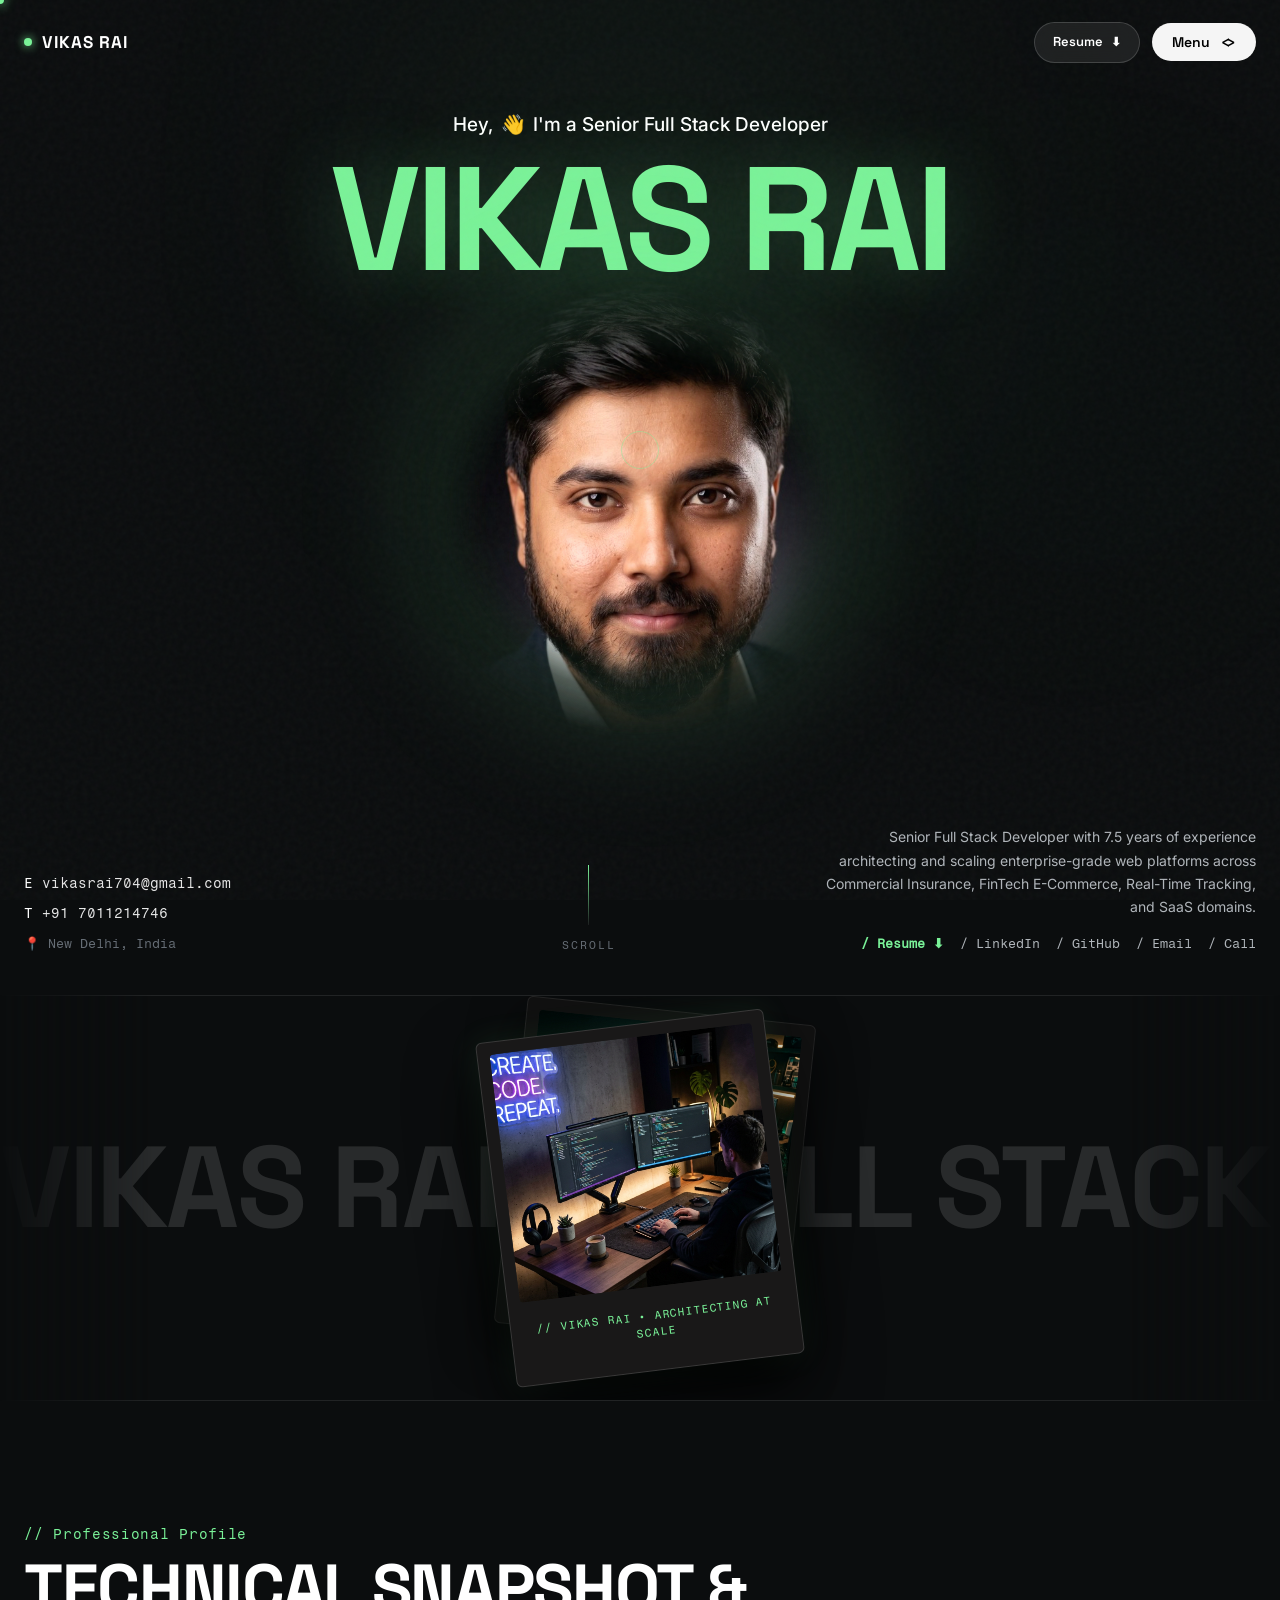
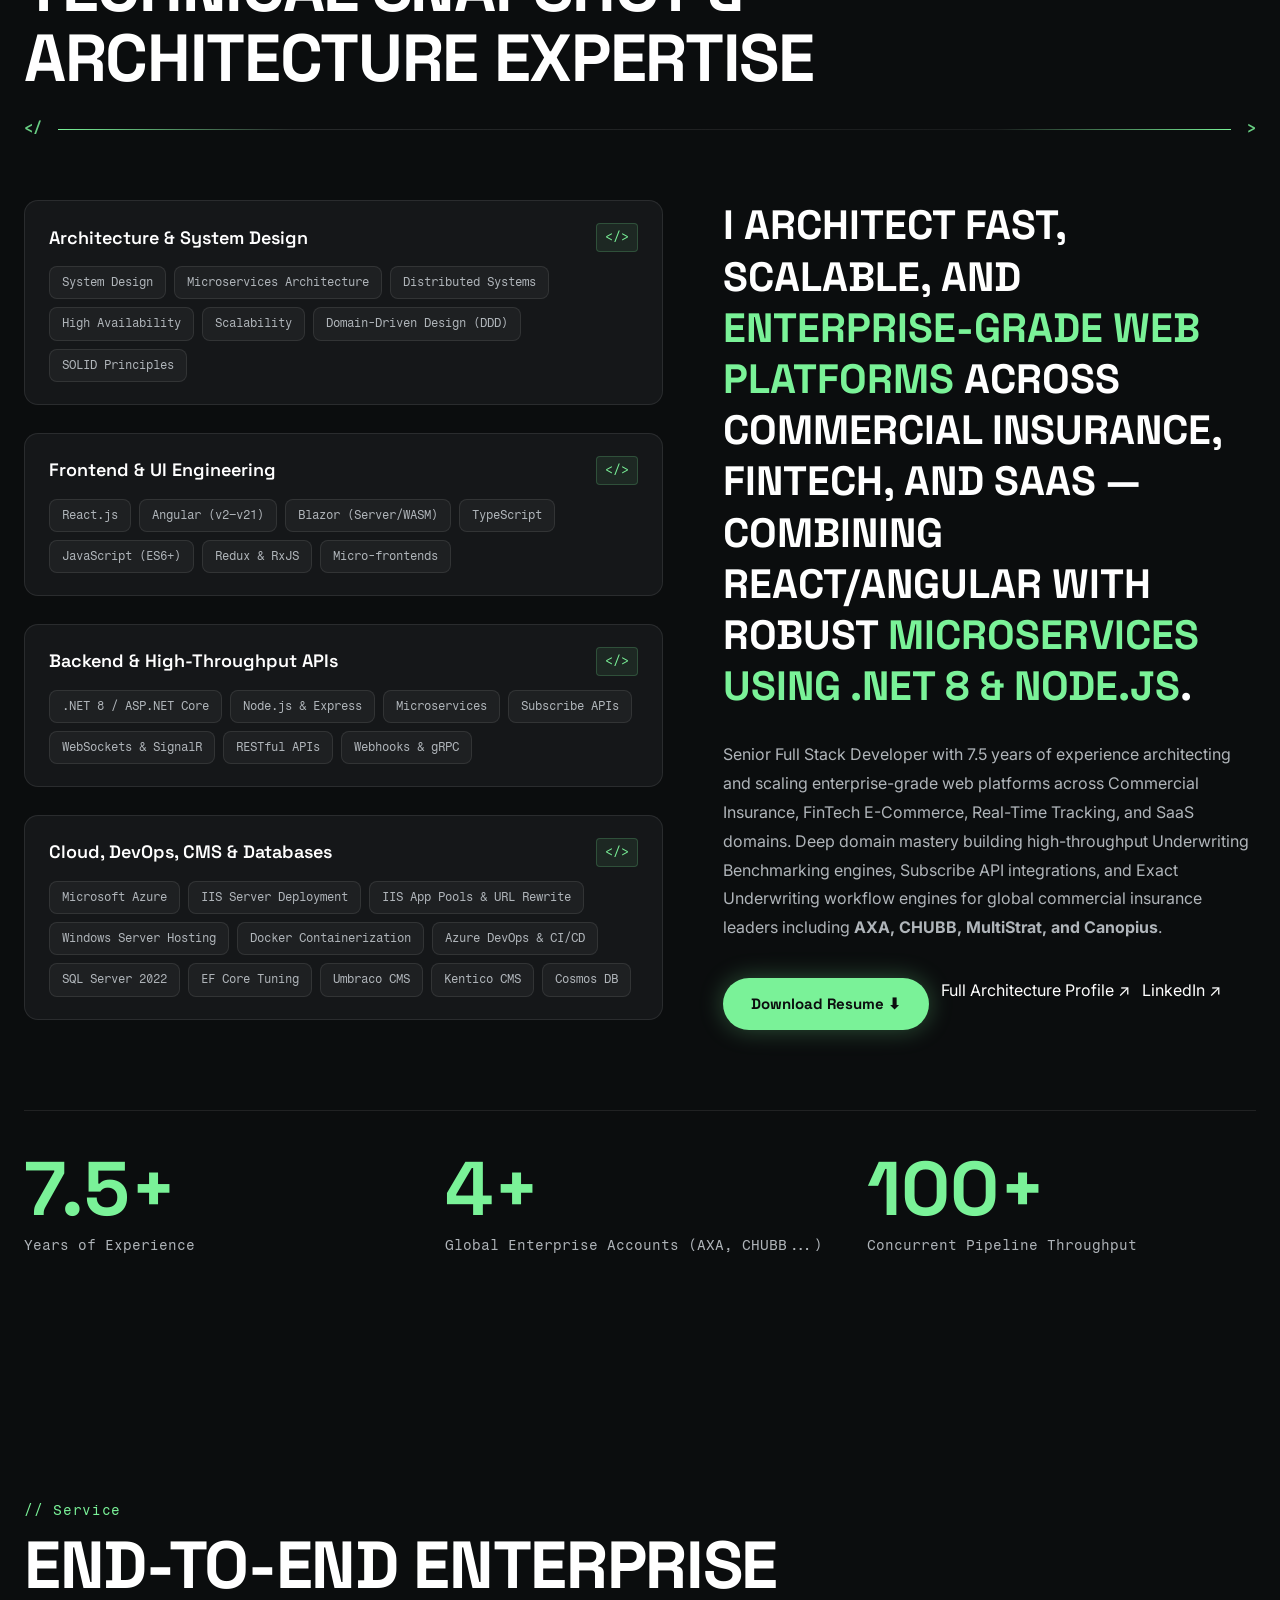
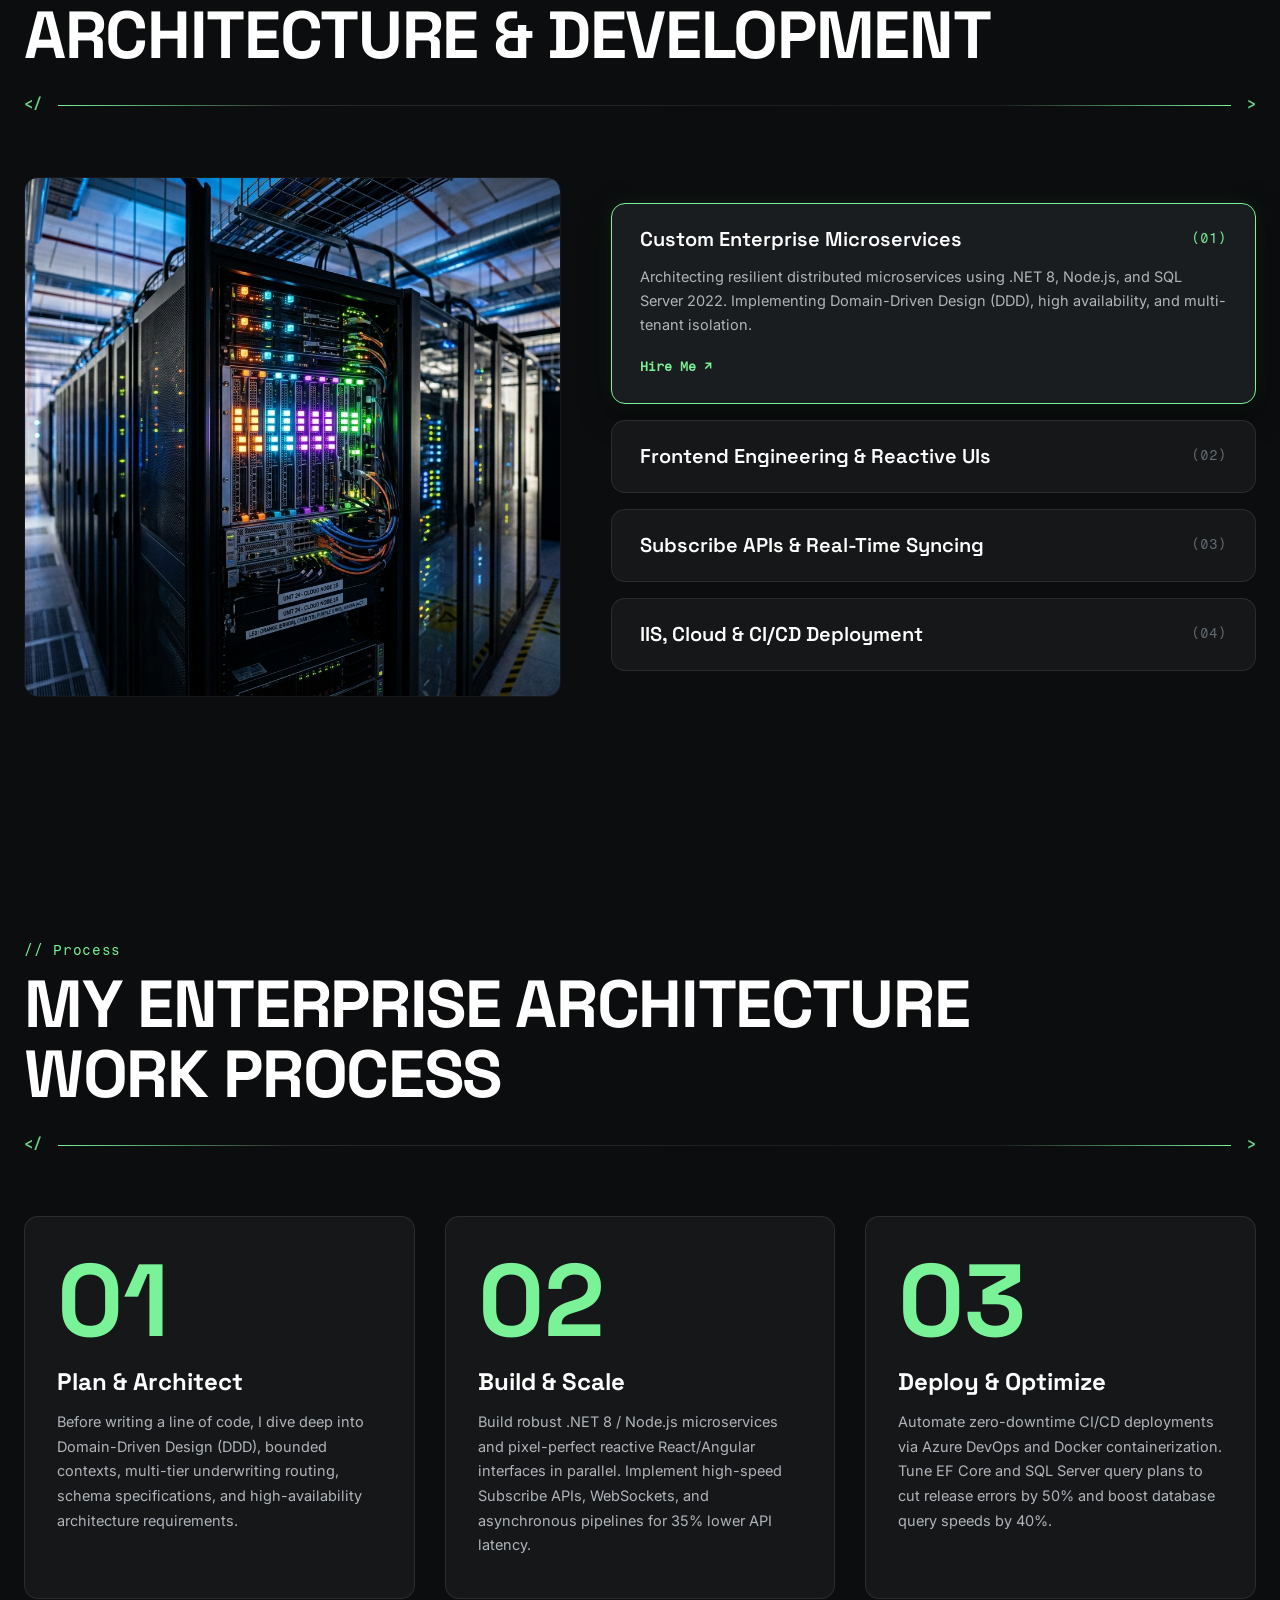
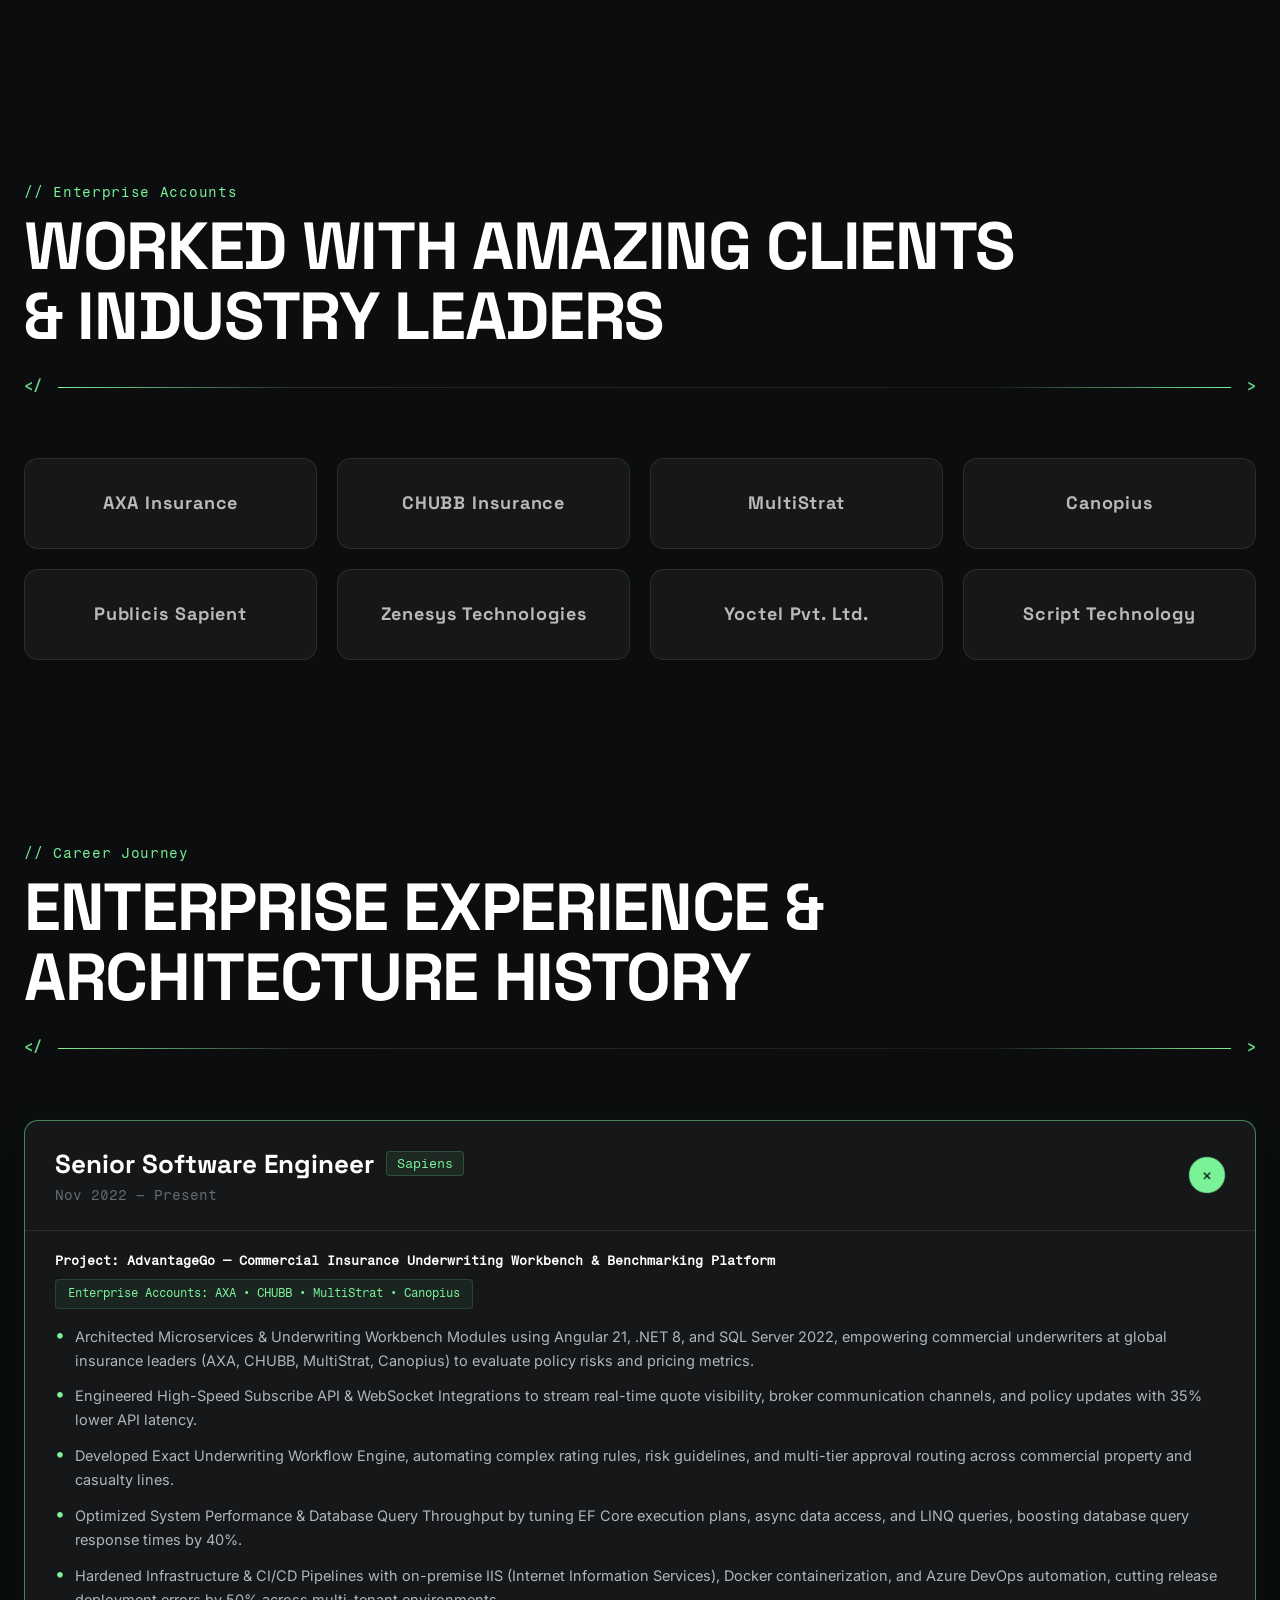
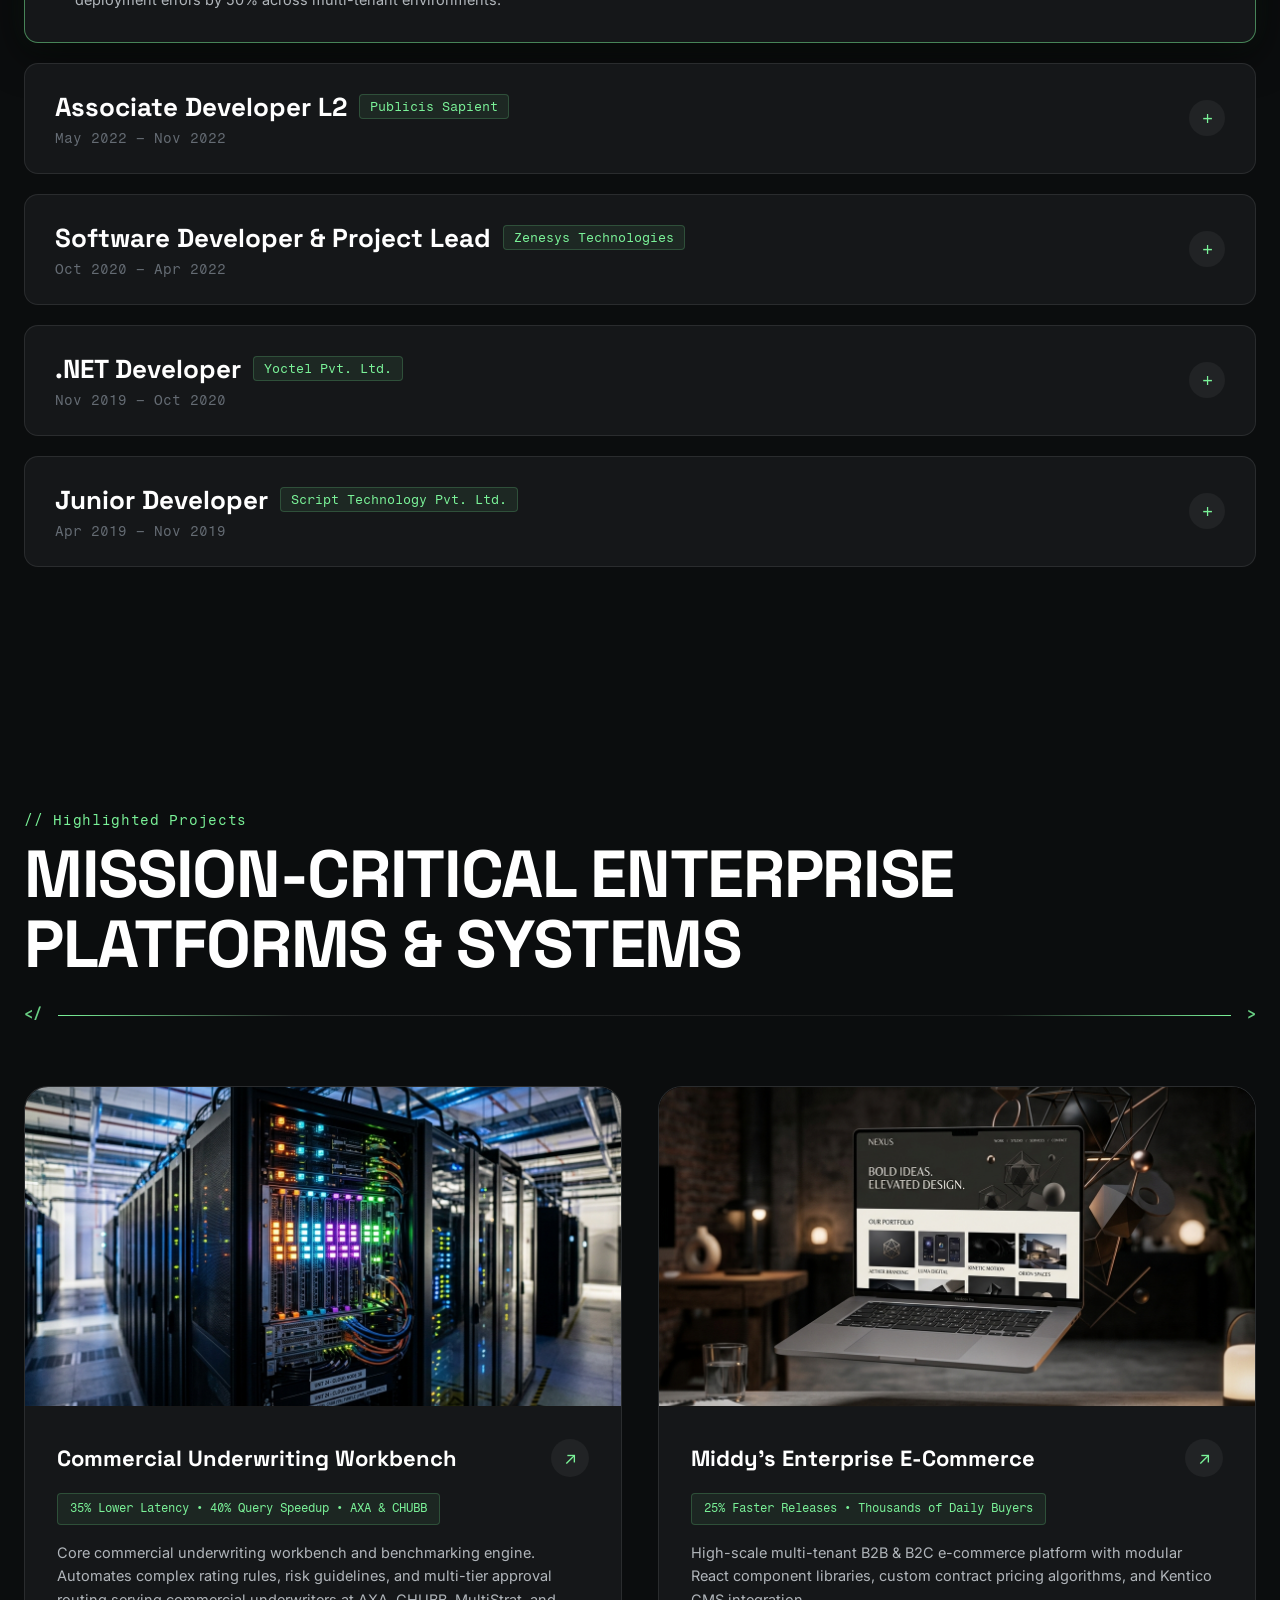
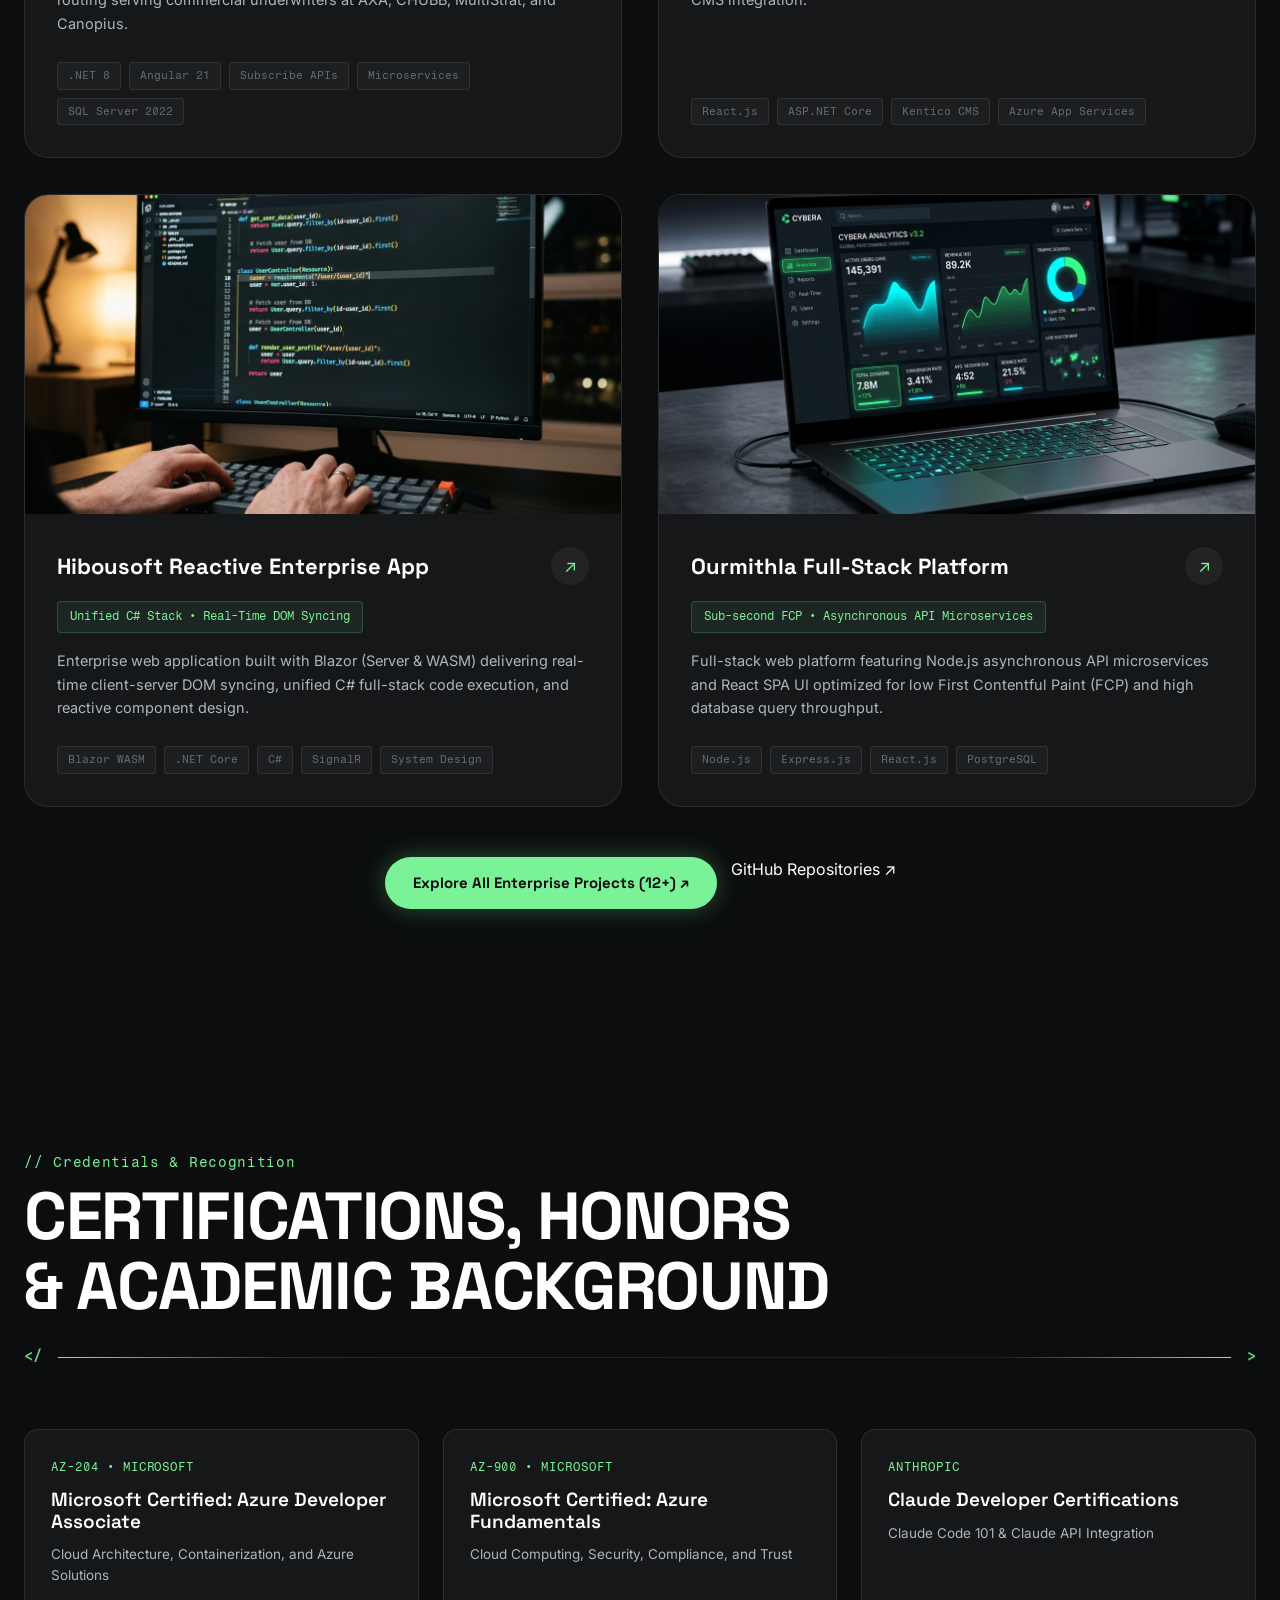
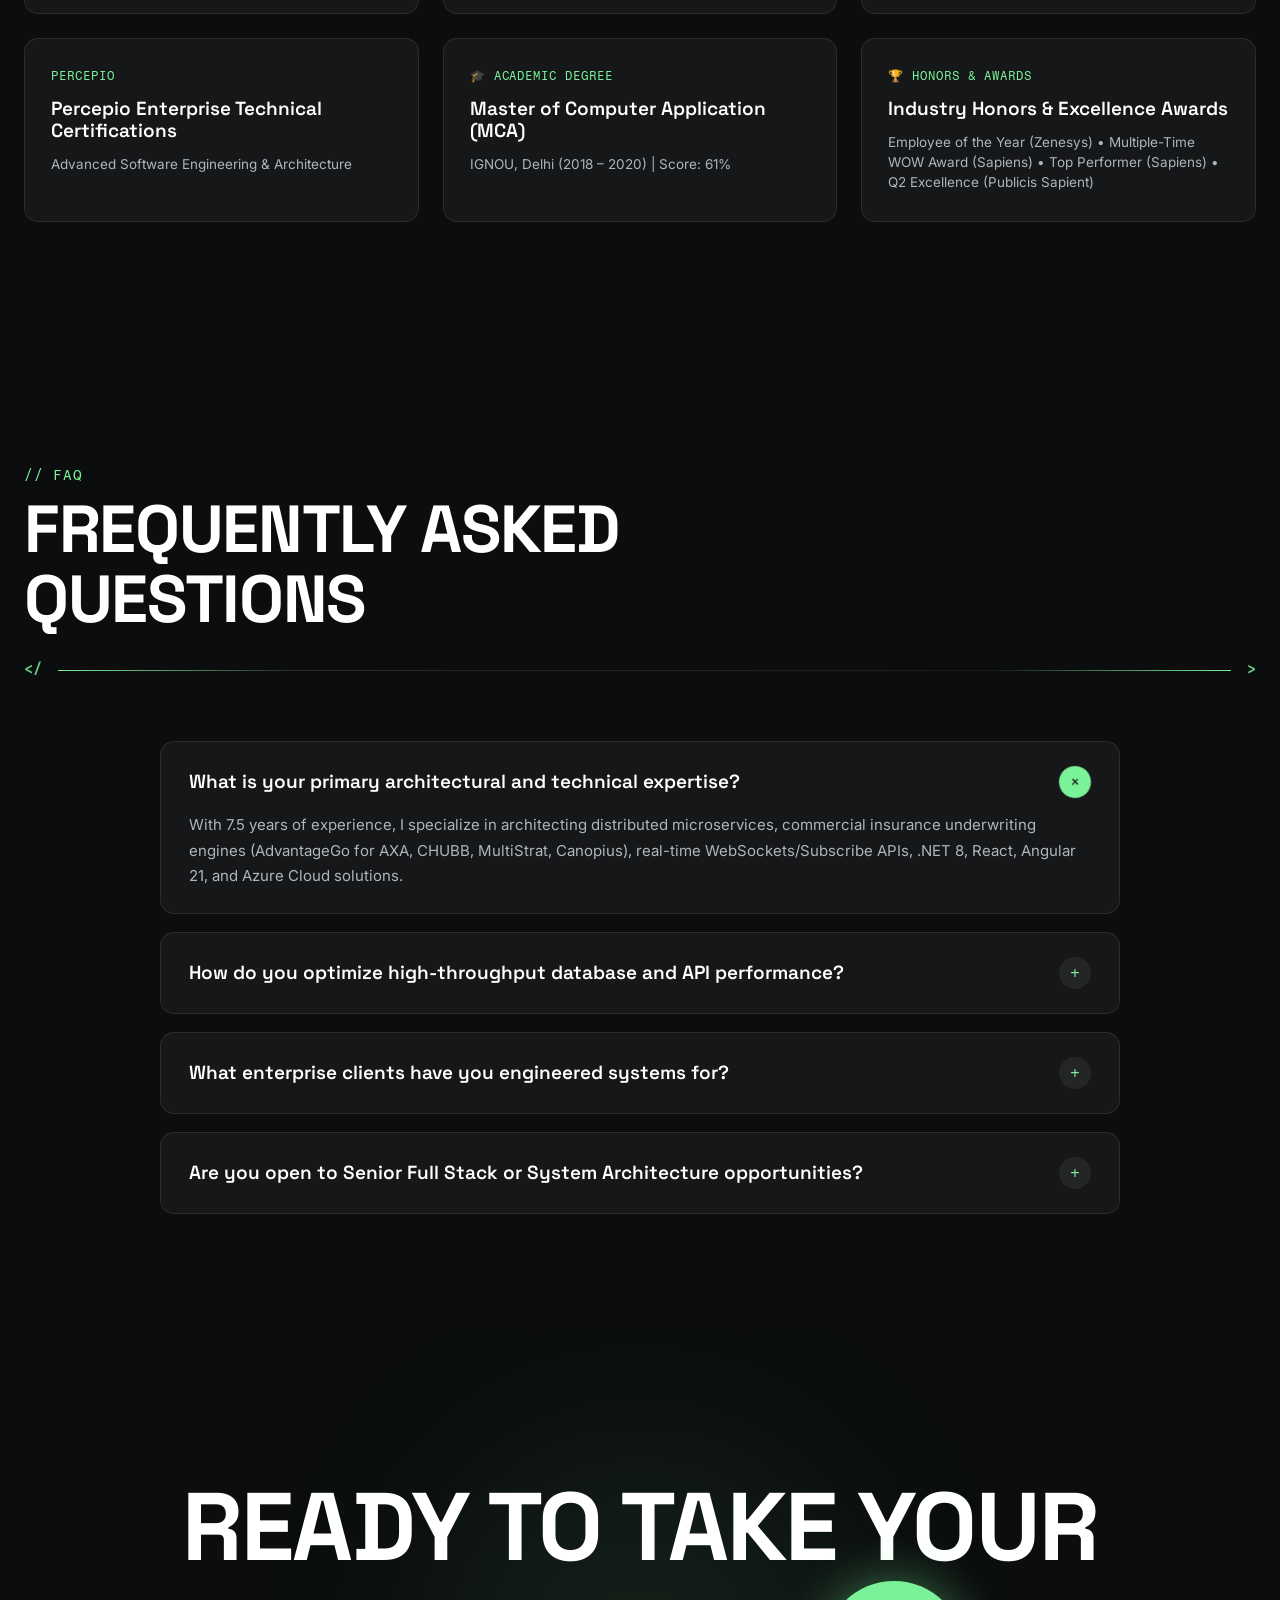
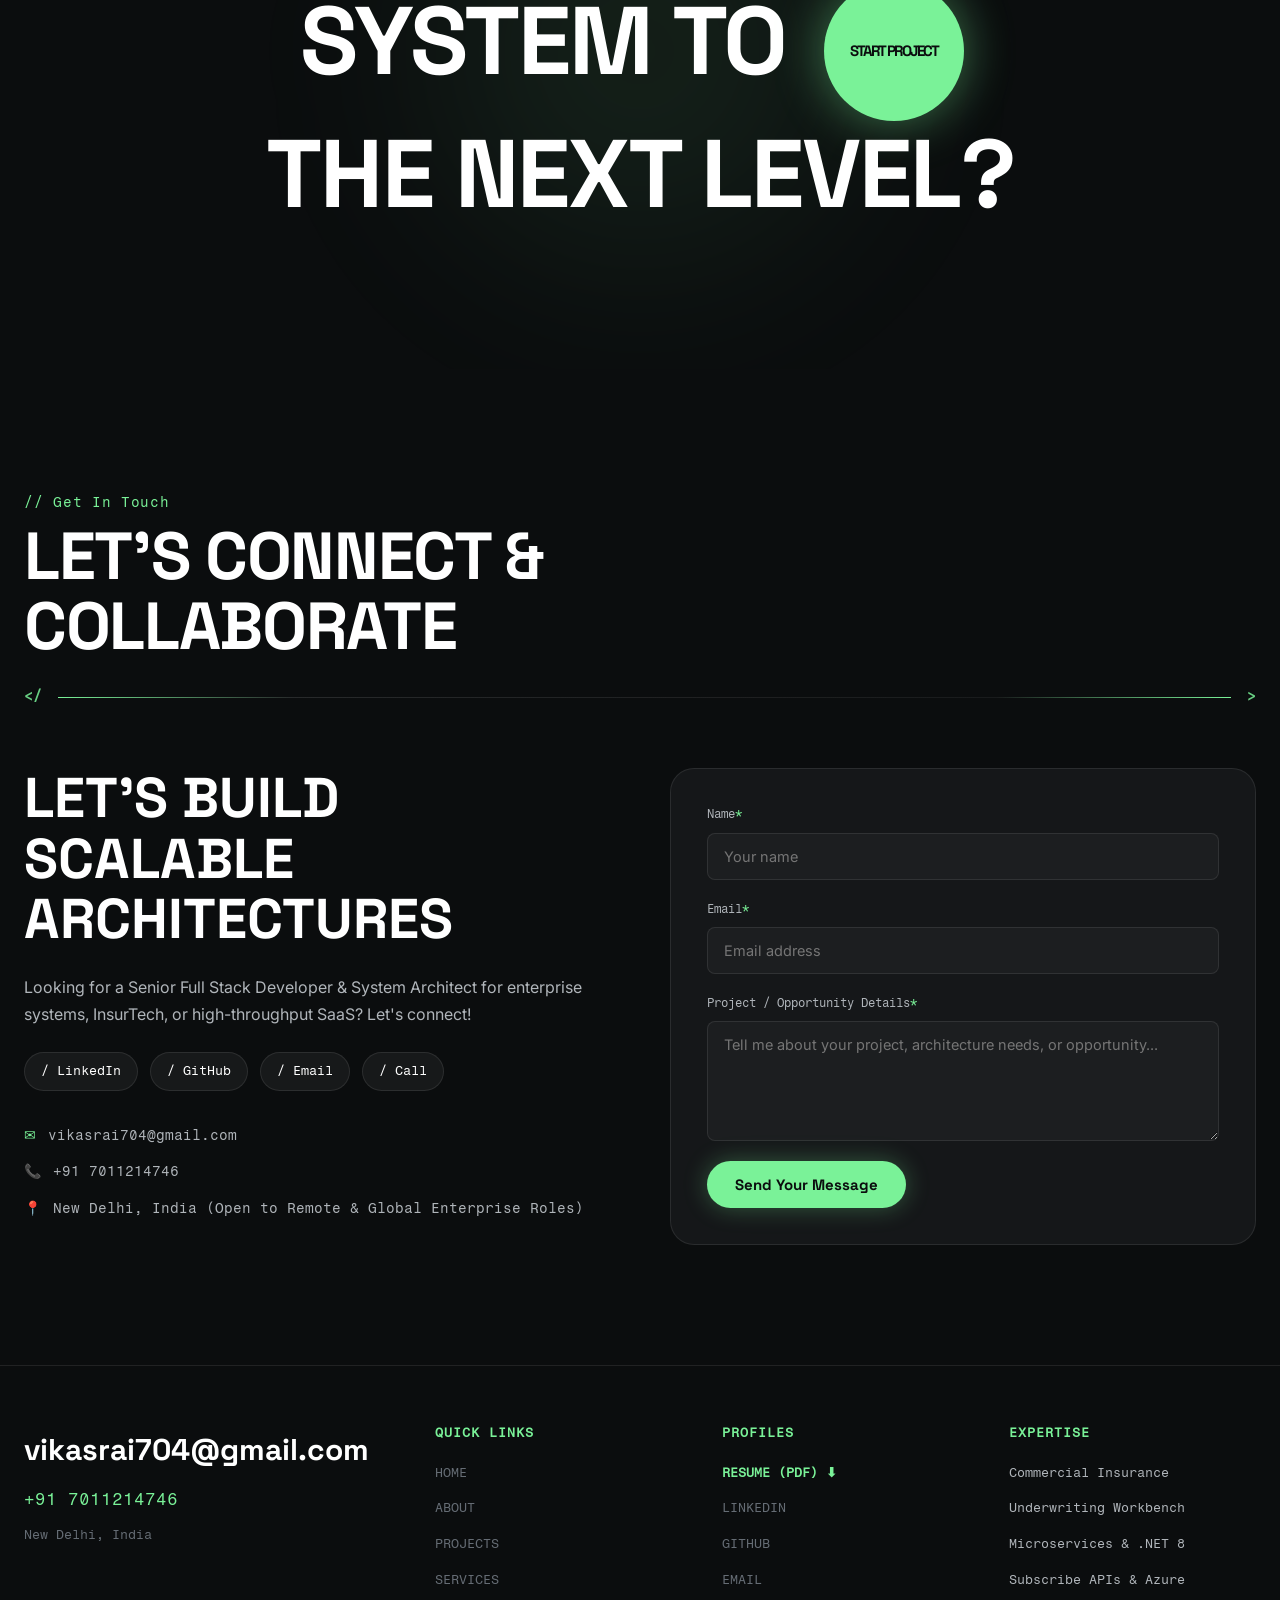
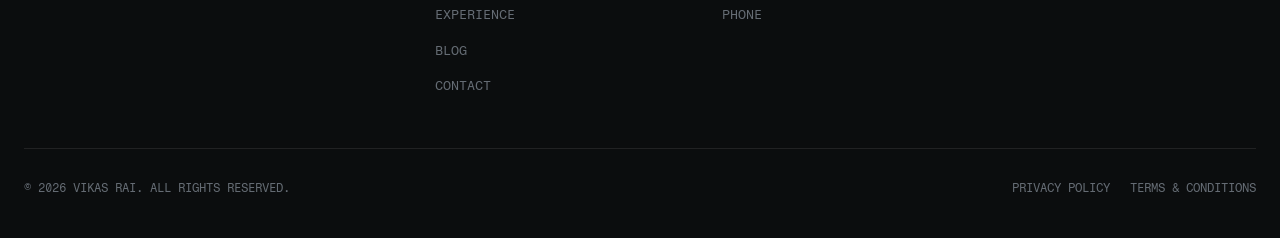
<file: index.html>
<!DOCTYPE html>
<html lang="en">
<head>
  <meta charset="UTF-8">
  <meta name="viewport" content="width=device-width, initial-scale=1.0">
  <title>Vikas Rai – Senior Full Stack Developer &amp; System Architect</title>
  <meta name="description" content="Portfolio of Vikas Rai, Senior Full Stack Developer specializing in Commercial Insurance (AXA, CHUBB), FinTech E-Commerce, Microservices, .NET 8, React, and Azure Cloud.">
  <link rel="stylesheet" href="css/style.css">
  <link rel="icon" href="data:image/svg+xml,<svg xmlns='http://www.w3.org/2000/svg' viewBox='0 0 100 100'><text y='.9em' font-size='90'>⚡</text></svg>">
</head>
<body>

  <!-- Ambient Light Mesh Background -->
  <div class="bg-ambient-light" aria-hidden="true">
    <div class="ambient-orb ambient-orb-1"></div>
    <div class="ambient-orb ambient-orb-2"></div>
  </div>

  <!-- Site Header -->
  <header class="site-header">
    <div class="container header-container">
      <a href="#home" class="brand-logo">
        <span class="brand-status-dot"></span>
        <span>VIKAS RAI</span>
      </a>

      <div style="display: flex; align-items: center; gap: 12px; position: relative;">
        <a href="/assets/Vikas_Rai_Resume.pdf" download="Vikas_Rai_Resume.pdf" target="_blank" class="header-resume-btn" title="Download Vikas Rai Resume PDF">
          <span>Resume</span>
          <span class="resume-icon">⬇</span>
        </a>

        <div style="position: relative;">
          <button id="menuToggleBtn" class="menu-toggle-btn" aria-expanded="false" aria-controls="menuDropdown">
            <span>Menu</span>
            <span class="chevron">&lt;&gt;</span>
          </button>

          <nav id="menuDropdown" class="menu-dropdown">
            <ul class="menu-nav-list">
              <li class="menu-nav-item"><a href="/">Home</a></li>
              <li class="menu-nav-item"><a href="/about">About</a></li>
              <li class="menu-nav-item"><a href="/projects">Projects</a></li>
              <li class="menu-nav-item"><a href="/#services">Services</a></li>
              <li class="menu-nav-item"><a href="/#experience">Experience</a></li>
              <li class="menu-nav-item"><a href="/blog">Blog</a></li>
              <li class="menu-nav-item"><a href="/contact">Contact</a></li>
              <li class="menu-nav-item" style="border-top: 1px solid rgba(0,0,0,0.08); margin-top: 6px; padding-top: 6px;">
                <a href="/assets/Vikas_Rai_Resume.pdf" download="Vikas_Rai_Resume.pdf" target="_blank" style="color: #0b9e38; font-weight: 700;">
                  Download CV ⬇
                </a>
              </li>
            </ul>
          </nav>
        </div>
      </div>
    </div>
  </header>

  <main>
    <!-- ==========================================================================
         Hero Section
         ========================================================================== -->
    <section class="hero-section" id="home">
      <div class="container hero-content-wrapper">
        <div class="hero-greeting">
          Hey, <span>👋</span> I'm a Senior Full Stack Developer
        </div>
        
        <h1 class="hero-display-name">VIKAS RAI</h1>

        <!-- Portrait with Ambient Radial Aura Glow (Seamless Fade) -->
        <div class="hero-portrait-container">
          <div class="hero-aura-glow"></div>
          <img src="assets/images/hero-developer.jpg" alt="Vikas Rai Senior Full Stack Developer Portrait" class="hero-portrait-img">
        </div>

        <!-- Lower Grid -->
        <div class="hero-lower-grid">
          <!-- Left Info -->
          <div class="hero-contact-side">
            <div>E <a href="mailto:vikasrai704@gmail.com">vikasrai704@gmail.com</a></div>
            <div>T <a href="tel:+917011214746">+91 7011214746</a></div>
            <div style="color: var(--text-muted); font-size: 13px;">📍 New Delhi, India</div>
          </div>

          <!-- Center Scroll Indicator -->
          <div class="hero-scroll-indicator" aria-hidden="true">
            <div class="scroll-line"></div>
            <span>SCROLL</span>
          </div>

          <!-- Right Bio & Socials -->
          <div class="hero-info-side">
            <p class="hero-bio-snippet">
              Senior Full Stack Developer with 7.5 years of experience architecting and scaling enterprise-grade web platforms across Commercial Insurance, FinTech E-Commerce, Real-Time Tracking, and SaaS domains.
            </p>
            <div class="hero-social-links">
              <a href="/assets/Vikas_Rai_Resume.pdf" download="Vikas_Rai_Resume.pdf" target="_blank" style="color: var(--accent-green); font-weight: 600;">/ Resume ⬇</a>
              <a href="https://linkedin.com/in/virtualvr" target="_blank" rel="noopener noreferrer">/ LinkedIn</a>
              <a href="https://github.com/VirtualRV" target="_blank" rel="noopener noreferrer">/ GitHub</a>
              <a href="mailto:vikasrai704@gmail.com">/ Email</a>
              <a href="tel:+917011214746">/ Call</a>
            </div>
          </div>
        </div>
      </div>
    </section>

    <!-- ==========================================================================
         Signature Framer Marquee + Overlaid Tilted Polaroid Photo Stack
         ========================================================================== -->
    <section class="marquee-showcase-container" aria-label="Developer Showcase Ribbon">
      <div class="marquee-track">
        <div class="marquee-item"><span>VIKAS RAI</span> <span class="star">✱</span></div>
        <div class="marquee-item"><span>FULL STACK ARCHITECT</span> <span class="star">✱</span></div>
        <div class="marquee-item"><span>VIKAS RAI</span> <span class="star">✱</span></div>
        <div class="marquee-item"><span>MICROSERVICES &amp; .NET 8</span> <span class="star">✱</span></div>
        <div class="marquee-item"><span>VIKAS RAI</span> <span class="star">✱</span></div>
        <div class="marquee-item"><span>REACT &amp; ANGULAR</span> <span class="star">✱</span></div>
        <div class="marquee-item"><span>VIKAS RAI</span> <span class="star">✱</span></div>
        <div class="marquee-item"><span>AZURE CLOUD</span> <span class="star">✱</span></div>
      </div>

      <!-- Overlaid Tilted Polaroid Stack with 3D Parallax Hover -->
      <div class="polaroid-stack-overlay">
        <div class="polaroid-card-back">
          <img src="assets/images/polaroid-team.jpg" alt="Engineering Collaboration" class="polaroid-img">
          <div class="polaroid-caption">// SYSTEM DESIGN COLLABORATION</div>
        </div>
        <div class="polaroid-card">
          <img src="assets/images/polaroid-setup.jpg" alt="Vikas Rai Dev Workstation" class="polaroid-img">
          <div class="polaroid-caption">// VIKAS RAI • ARCHITECTING AT SCALE</div>
        </div>
      </div>
    </section>

    <!-- ==========================================================================
         About & Technical Snapshot Section
         ========================================================================== -->
    <section class="about-skills-section" id="about">
      <div class="container">
        <div class="devsync-section-header">
          <div>
            <span class="section-tag">// Professional Profile</span>
            <h2 class="section-title">Technical Snapshot &amp;<br>Architecture Expertise</h2>
          </div>
        </div>

        <div class="devsync-code-divider" aria-hidden="true">
          <span class="divider-bracket">&lt;/</span>
          <div class="divider-line"></div>
          <span class="divider-bracket">&gt;</span>
        </div>

        <div class="about-skills-grid">
          <!-- Skills Column: 4 Technical Categories directly from Resume -->
          <div class="skills-column">
            <!-- Category 1: Architecture & Design -->
            <div class="skill-category-block">
              <div class="skill-cat-header">
                <h3 class="skill-cat-name">Architecture &amp; System Design</h3>
                <span class="skill-code-badge">&lt;/&gt;</span>
              </div>
              <div class="skill-chips-list">
                <span class="skill-chip">System Design</span>
                <span class="skill-chip">Microservices Architecture</span>
                <span class="skill-chip">Distributed Systems</span>
                <span class="skill-chip">High Availability</span>
                <span class="skill-chip">Scalability</span>
                <span class="skill-chip">Domain-Driven Design (DDD)</span>
                <span class="skill-chip">SOLID Principles</span>
              </div>
            </div>

            <!-- Category 2: Frontend & UI -->
            <div class="skill-category-block">
              <div class="skill-cat-header">
                <h3 class="skill-cat-name">Frontend &amp; UI Engineering</h3>
                <span class="skill-code-badge">&lt;/&gt;</span>
              </div>
              <div class="skill-chips-list">
                <span class="skill-chip">React.js</span>
                <span class="skill-chip">Angular (v2–v21)</span>
                <span class="skill-chip">Blazor (Server/WASM)</span>
                <span class="skill-chip">TypeScript</span>
                <span class="skill-chip">JavaScript (ES6+)</span>
                <span class="skill-chip">Redux &amp; RxJS</span>
                <span class="skill-chip">Micro-frontends</span>
              </div>
            </div>

            <!-- Category 3: Backend & APIs -->
            <div class="skill-category-block">
              <div class="skill-cat-header">
                <h3 class="skill-cat-name">Backend &amp; High-Throughput APIs</h3>
                <span class="skill-code-badge">&lt;/&gt;</span>
              </div>
              <div class="skill-chips-list">
                <span class="skill-chip">.NET 8 / ASP.NET Core</span>
                <span class="skill-chip">Node.js &amp; Express</span>
                <span class="skill-chip">Microservices</span>
                <span class="skill-chip">Subscribe APIs</span>
                <span class="skill-chip">WebSockets &amp; SignalR</span>
                <span class="skill-chip">RESTful APIs</span>
                <span class="skill-chip">Webhooks &amp; gRPC</span>
              </div>
            </div>

            <!-- Category 4: Cloud, CMS & Data -->
            <div class="skill-category-block">
              <div class="skill-cat-header">
                <h3 class="skill-cat-name">Cloud, DevOps, CMS &amp; Databases</h3>
                <span class="skill-code-badge">&lt;/&gt;</span>
              </div>
              <div class="skill-chips-list">
                <span class="skill-chip">Microsoft Azure</span>
                <span class="skill-chip">IIS Server Deployment</span>
                <span class="skill-chip">IIS App Pools &amp; URL Rewrite</span>
                <span class="skill-chip">Windows Server Hosting</span>
                <span class="skill-chip">Docker Containerization</span>
                <span class="skill-chip">Azure DevOps &amp; CI/CD</span>
                <span class="skill-chip">SQL Server 2022</span>
                <span class="skill-chip">EF Core Tuning</span>
                <span class="skill-chip">Umbraco CMS</span>
                <span class="skill-chip">Kentico CMS</span>
                <span class="skill-chip">Cosmos DB</span>
              </div>
            </div>
          </div>

          <!-- Narrative Column with Framer Display Styling -->
          <div class="about-narrative-column">
            <div class="code-bracket-display">
              I ARCHITECT FAST, SCALABLE, AND <span class="highlight">ENTERPRISE-GRADE WEB PLATFORMS</span> ACROSS COMMERCIAL INSURANCE, FINTECH, AND SAAS — COMBINING REACT/ANGULAR WITH ROBUST <span class="highlight">MICROSERVICES USING .NET 8 &amp; NODE.JS</span>.
            </div>

            <p class="about-subtext">
              Senior Full Stack Developer with 7.5 years of experience architecting and scaling enterprise-grade web platforms across Commercial Insurance, FinTech E-Commerce, Real-Time Tracking, and SaaS domains. Deep domain mastery building high-throughput Underwriting Benchmarking engines, Subscribe API integrations, and Exact Underwriting workflow engines for global commercial insurance leaders including <strong>AXA, CHUBB, MultiStrat, and Canopius</strong>.
            </p>

            <div style="display: flex; gap: 12px; flex-wrap: wrap; margin-top: 8px;">
              <a href="/assets/Vikas_Rai_Resume.pdf" download="Vikas_Rai_Resume.pdf" target="_blank" class="btn-primary">Download Resume ⬇</a>
              <a href="/about" class="btn-outline">Full Architecture Profile ↗</a>
              <a href="https://linkedin.com/in/virtualvr" target="_blank" rel="noopener noreferrer" class="btn-outline">LinkedIn ↗</a>
            </div>
          </div>
        </div>

        <!-- Stats Counter Row -->
        <div class="stats-counter-row">
          <div class="stat-card">
            <div class="stat-number">7.5+</div>
            <div class="stat-label">Years of Experience</div>
          </div>
          <div class="stat-card">
            <div class="stat-number">4+</div>
            <div class="stat-label">Global Enterprise Accounts (AXA, CHUBB...)</div>
          </div>
          <div class="stat-card">
            <div class="stat-number">100+</div>
            <div class="stat-label">Concurrent Pipeline Throughput</div>
          </div>
        </div>
      </div>
    </section>

    <!-- ==========================================================================
         Services Section with Synchronized Crossfade
         ========================================================================== -->
    <section class="services-section" id="services">
      <div class="container">
        <div class="devsync-section-header">
          <div>
            <span class="section-tag">// Service</span>
            <h2 class="section-title">End-to-End Enterprise<br>Architecture &amp; Development</h2>
          </div>
        </div>

        <div class="devsync-code-divider" aria-hidden="true">
          <span class="divider-bracket">&lt;/</span>
          <div class="divider-line"></div>
          <span class="divider-bracket">&gt;</span>
        </div>

        <div class="services-interactive-wrapper">
          <!-- Left: Synchronized Visual Preview -->
          <div class="service-preview-box">
            <img id="servicePreviewImg" src="assets/images/service-datacenter.jpg" alt="Enterprise Architecture Showcase" class="service-preview-img">
          </div>

          <!-- Right: Interactive Accordion (01), (02), (03), (04) -->
          <div class="services-accordion-col">
            <!-- Service 1 -->
            <div class="accordion-item active" data-img="assets/images/service-datacenter.jpg">
              <div class="accordion-header">
                <h3 class="accordion-title">Custom Enterprise Microservices</h3>
                <span class="accordion-number">(01)</span>
              </div>
              <div class="accordion-body">
                <p class="accordion-desc">
                  Architecting resilient distributed microservices using .NET 8, Node.js, and SQL Server 2022. Implementing Domain-Driven Design (DDD), high availability, and multi-tenant isolation.
                </p>
                <a href="#contact" class="accordion-link">Hire Me ↗</a>
              </div>
            </div>

            <!-- Service 2 -->
            <div class="accordion-item" data-img="assets/images/project-lumin.jpg">
              <div class="accordion-header">
                <h3 class="accordion-title">Frontend Engineering &amp; Reactive UIs</h3>
                <span class="accordion-number">(02)</span>
              </div>
              <div class="accordion-body">
                <p class="accordion-desc">
                  Building modular, high-scale web apps using React.js, Angular (v2-v21), and Blazor (WASM &amp; Server). Creating reusable component systems, state management with Redux/RxJS, and low-latency rendering.
                </p>
                <a href="#contact" class="accordion-link">Hire Me ↗</a>
              </div>
            </div>

            <!-- Service 3 -->
            <div class="accordion-item" data-img="assets/images/service-coding.jpg">
              <div class="accordion-header">
                <h3 class="accordion-title">Subscribe APIs &amp; Real-Time Syncing</h3>
                <span class="accordion-number">(03)</span>
              </div>
              <div class="accordion-body">
                <p class="accordion-desc">
                  Engineering high-throughput Subscribe APIs, WebSockets, and SignalR streaming pipelines. Delivering real-time quote visibility, automated multi-tier approval routing, and 35% lower API latency.
                </p>
                <a href="#contact" class="accordion-link">Hire Me ↗</a>
              </div>
            </div>

            <!-- Service 4 -->
            <div class="accordion-item" data-img="assets/images/project-techzo.jpg">
              <div class="accordion-header">
                <h3 class="accordion-title">IIS, Cloud &amp; CI/CD Deployment</h3>
                <span class="accordion-number">(04)</span>
              </div>
              <div class="accordion-body">
                <p class="accordion-desc">
                  Deploying enterprise .NET applications on on-premise Windows Server &amp; IIS (Internet Information Services) as well as Microsoft Azure. Configuring IIS Application Pools, process recycling, URL Rewrite, SSL bindings, Docker containers, and Azure DevOps release automation.
                </p>
                <a href="#contact" class="accordion-link">Hire Me ↗</a>
              </div>
            </div>
          </div>
        </div>
      </div>
    </section>

    <!-- ==========================================================================
         Process Section — DevSync Parity with Giant Neon Numbers
         ========================================================================== -->
    <section class="process-section" id="process">
      <div class="container">
        <div class="devsync-section-header">
          <div>
            <span class="section-tag">// Process</span>
            <h2 class="section-title">My Enterprise Architecture<br>Work Process</h2>
          </div>
        </div>

        <div class="devsync-code-divider" aria-hidden="true">
          <span class="divider-bracket">&lt;/</span>
          <div class="divider-line"></div>
          <span class="divider-bracket">&gt;</span>
        </div>

        <div class="process-grid">
          <div class="process-card">
            <div class="process-step-num">01</div>
            <h3 class="process-step-title">Plan &amp; Architect</h3>
            <p class="process-step-desc">
              Before writing a line of code, I dive deep into Domain-Driven Design (DDD), bounded contexts, multi-tier underwriting routing, schema specifications, and high-availability architecture requirements.
            </p>
          </div>

          <div class="process-card">
            <div class="process-step-num">02</div>
            <h3 class="process-step-title">Build &amp; Scale</h3>
            <p class="process-step-desc">
              Build robust .NET 8 / Node.js microservices and pixel-perfect reactive React/Angular interfaces in parallel. Implement high-speed Subscribe APIs, WebSockets, and asynchronous pipelines for 35% lower API latency.
            </p>
          </div>

          <div class="process-card">
            <div class="process-step-num">03</div>
            <h3 class="process-step-title">Deploy &amp; Optimize</h3>
            <p class="process-step-desc">
              Automate zero-downtime CI/CD deployments via Azure DevOps and Docker containerization. Tune EF Core and SQL Server query plans to cut release errors by 50% and boost database query speeds by 40%.
            </p>
          </div>
        </div>
      </div>
    </section>

    <!-- ==========================================================================
         Clients Section — Worked With Amazing Clients
         ========================================================================== -->
    <section class="partners-section" aria-label="Enterprise Clients and Accounts">
      <div class="container">
        <div class="devsync-section-header">
          <div>
            <span class="section-tag">// Enterprise Accounts</span>
            <h2 class="section-title">Worked With Amazing Clients<br>&amp; Industry Leaders</h2>
          </div>
        </div>

        <div class="devsync-code-divider" aria-hidden="true">
          <span class="divider-bracket">&lt;/</span>
          <div class="divider-line"></div>
          <span class="divider-bracket">&gt;</span>
        </div>

        <div class="partners-grid">
          <div class="partner-logo-item">AXA Insurance</div>
          <div class="partner-logo-item">CHUBB Insurance</div>
          <div class="partner-logo-item">MultiStrat</div>
          <div class="partner-logo-item">Canopius</div>
          <div class="partner-logo-item">Publicis Sapient</div>
          <div class="partner-logo-item">Zenesys Technologies</div>
          <div class="partner-logo-item">Yoctel Pvt. Ltd.</div>
          <div class="partner-logo-item">Script Technology</div>
        </div>
      </div>
    </section>

    <!-- ==========================================================================
         Experience Section — Interactive Accordion with ALL 5 Resume Roles
         ========================================================================== -->
    <section class="experience-section" id="experience">
      <div class="container">
        <div class="devsync-section-header">
          <div>
            <span class="section-tag">// Career Journey</span>
            <h2 class="section-title">Enterprise Experience &amp;<br>Architecture History</h2>
          </div>
        </div>

        <div class="devsync-code-divider" aria-hidden="true">
          <span class="divider-bracket">&lt;/</span>
          <div class="divider-line"></div>
          <span class="divider-bracket">&gt;</span>
        </div>

        <div class="experience-accordion-list">
          <!-- Role 1: Sapiens (Active by default) -->
          <div class="experience-item active">
            <button class="experience-header-btn" type="button">
              <div>
                <div class="exp-role-title">
                  Senior Software Engineer
                  <span class="exp-company-badge">Sapiens</span>
                </div>
                <div class="exp-period-text">Nov 2022 – Present</div>
              </div>
              <div class="exp-toggle-icon">+</div>
            </button>
            <div class="experience-collapse-body">
              <div class="exp-project-name">
                Project: AdvantageGo — Commercial Insurance Underwriting Workbench &amp; Benchmarking Platform
              </div>
              <div class="exp-accounts-pill">
                Enterprise Accounts: AXA • CHUBB • MultiStrat • Canopius
              </div>
              <ul class="exp-bullet-list">
                <li>Architected Microservices &amp; Underwriting Workbench Modules using Angular 21, .NET 8, and SQL Server 2022, empowering commercial underwriters at global insurance leaders (AXA, CHUBB, MultiStrat, Canopius) to evaluate policy risks and pricing metrics.</li>
                <li>Engineered High-Speed Subscribe API &amp; WebSocket Integrations to stream real-time quote visibility, broker communication channels, and policy updates with 35% lower API latency.</li>
                <li>Developed Exact Underwriting Workflow Engine, automating complex rating rules, risk guidelines, and multi-tier approval routing across commercial property and casualty lines.</li>
                <li>Optimized System Performance &amp; Database Query Throughput by tuning EF Core execution plans, async data access, and LINQ queries, boosting database query response times by 40%.</li>
                <li>Hardened Infrastructure &amp; CI/CD Pipelines with on-premise IIS (Internet Information Services), Docker containerization, and Azure DevOps automation, cutting release deployment errors by 50% across multi-tenant environments.</li>
              </ul>
            </div>
          </div>

          <!-- Role 2: Publicis Sapient -->
          <div class="experience-item">
            <button class="experience-header-btn" type="button">
              <div>
                <div class="exp-role-title">
                  Associate Developer L2
                  <span class="exp-company-badge">Publicis Sapient</span>
                </div>
                <div class="exp-period-text">May 2022 – Nov 2022</div>
              </div>
              <div class="exp-toggle-icon">+</div>
            </button>
            <div class="experience-collapse-body">
              <div class="exp-project-name">
                Project: Middy’s B2B &amp; B2C Enterprise E-Commerce Platform
              </div>
              <div class="exp-accounts-pill">
                Domain: FinTech E-Commerce &amp; Multi-Tier B2B Pricing
              </div>
              <ul class="exp-bullet-list">
                <li>Delivered High-Scale Microservices E-Commerce Experiences utilizing React.js, ASP.NET Core, and Kentico CMS, serving thousands of daily active business buyers.</li>
                <li>Designed Modular React Component Libraries, accelerating frontend feature iteration and checkout flow releases by 25% across catalog, cart, and order processing modules.</li>
                <li>Engineered Custom Pricing &amp; Order Services, integrating multi-tier B2B contract pricing algorithms, catalog management, and payment gateway infrastructure.</li>
                <li>Collaborated in Agile Cloud Delivery on Azure App Services maintaining high code quality through rigorous peer code reviews and automated testing.</li>
              </ul>
            </div>
          </div>

          <!-- Role 3: Zenesys Technologies -->
          <div class="experience-item">
            <button class="experience-header-btn" type="button">
              <div>
                <div class="exp-role-title">
                  Software Developer &amp; Project Lead
                  <span class="exp-company-badge">Zenesys Technologies</span>
                </div>
                <div class="exp-period-text">Oct 2020 – Apr 2022</div>
              </div>
              <div class="exp-toggle-icon">+</div>
            </button>
            <div class="experience-collapse-body">
              <div class="exp-project-name">
                Products: Hibousoft, Ourmithla, ISG ProBenchmark, EasyGo, Umbraco CMS Portals
              </div>
              <div class="exp-accounts-pill">
                Leadership: Directed team of 4 developers across multi-tenant SaaS &amp; CMS platforms
              </div>
              <ul class="exp-bullet-list">
                <li>Led Full-Stack &amp; System Design Delivery: Directed a team of 4 developers building multi-tenant SaaS platforms, content hubs, and real-time tracking applications.</li>
                <li>Delivered Umbraco CMS Enterprise Portals: Developed content-managed web solutions using Umbraco CMS, building custom C# backend controllers, dynamic layout templates, and RESTful content APIs for client sites.</li>
                <li>Engineered Hibousoft Platform (Blazor &amp; .NET Core): Built an enterprise web application leveraging Blazor (Server &amp; WASM) for reactive UI, real-time client-server DOM syncing, and unified C# full-stack code execution.</li>
                <li>Architected Ourmithla Web Platform (Node.js &amp; React): Designed a full-stack platform featuring Node.js asynchronous API microservices and React SPA UI with fast rendering and optimized state flow.</li>
                <li>Developed ISG ProBenchmark SaaS: Built a pricing intelligence platform using Angular, .NET Core Web API, and Azure Cosmos DB to process large-scale pricing metrics.</li>
              </ul>
            </div>
          </div>

          <!-- Role 4: Yoctel Pvt. Ltd. -->
          <div class="experience-item">
            <button class="experience-header-btn" type="button">
              <div>
                <div class="exp-role-title">
                  .NET Developer
                  <span class="exp-company-badge">Yoctel Pvt. Ltd.</span>
                </div>
                <div class="exp-period-text">Nov 2019 – Oct 2020</div>
              </div>
              <div class="exp-toggle-icon">+</div>
            </button>
            <div class="experience-collapse-body">
              <div class="exp-project-name">
                Platforms: SIMS, SuccessCapsule, ScholarshipDekho, Dips Academy
              </div>
              <div class="exp-accounts-pill">
                High-Concurrency Scale: 50,000+ Concurrent Assessment Submissions
              </div>
              <ul class="exp-bullet-list">
                <li>Built and deployed Academic &amp; Assessment Systems using .NET Core Web API, AngularJS/React, and SQL Server on Windows Server with IIS, managing Application Pools and process recycling to scale exam processing pipelines for 50,000+ concurrent submissions.</li>
              </ul>
            </div>
          </div>

          <!-- Role 5: Script Technology Pvt. Ltd. -->
          <div class="experience-item">
            <button class="experience-header-btn" type="button">
              <div>
                <div class="exp-role-title">
                  Junior Developer
                  <span class="exp-company-badge">Script Technology Pvt. Ltd.</span>
                </div>
                <div class="exp-period-text">Apr 2019 – Nov 2019</div>
              </div>
              <div class="exp-toggle-icon">+</div>
            </button>
            <div class="experience-collapse-body">
              <div class="exp-project-name">
                Projects: Travel Engineer &amp; OTOAI Travel Booking Platforms
              </div>
              <div class="exp-accounts-pill">
                Domain: Custom Travel Inventory &amp; Vendor Workflows
              </div>
              <ul class="exp-bullet-list">
                <li>Engineered Itinerary &amp; Booking Modules with PHP (CodeIgniter), JavaScript, and MySQL, building custom inventory, vendor onboarding, and payment workflows.</li>
              </ul>
            </div>
          </div>
        </div>
      </div>
    </section>

    <!-- ==========================================================================
         Featured Projects Section
         ========================================================================== -->
    <section class="projects-section" id="projects">
      <div class="container">
        <div class="devsync-section-header">
          <div>
            <span class="section-tag">// Highlighted Projects</span>
            <h2 class="section-title">Mission-Critical Enterprise<br>Platforms &amp; Systems</h2>
          </div>
        </div>

        <div class="devsync-code-divider" aria-hidden="true">
          <span class="divider-bracket">&lt;/</span>
          <div class="divider-line"></div>
          <span class="divider-bracket">&gt;</span>
        </div>

        <div class="projects-grid">
          <!-- Project 1: AdvantageGo Commercial Underwriting Workbench -->
          <article class="project-card">
            <div class="project-thumbnail-wrapper">
              <img src="assets/images/service-datacenter.jpg" alt="Commercial Underwriting Workbench" class="project-thumbnail-img">
            </div>
            <div class="project-body">
              <div class="project-header-row">
                <h3 class="project-title">Commercial Underwriting Workbench</h3>
                <a href="https://github.com/VirtualRV" target="_blank" rel="noopener noreferrer" class="project-link-icon" aria-label="View Project on GitHub">↗</a>
              </div>
              <div class="project-metrics-badge">35% Lower Latency • 40% Query Speedup • AXA &amp; CHUBB</div>
              <p class="project-description">
                Core commercial underwriting workbench and benchmarking engine. Automates complex rating rules, risk guidelines, and multi-tier approval routing serving commercial underwriters at AXA, CHUBB, MultiStrat, and Canopius.
              </p>
              <div class="project-tags-list">
                <span class="project-tag-pill">.NET 8</span>
                <span class="project-tag-pill">Angular 21</span>
                <span class="project-tag-pill">Subscribe APIs</span>
                <span class="project-tag-pill">Microservices</span>
                <span class="project-tag-pill">SQL Server 2022</span>
              </div>
            </div>
          </article>

          <!-- Project 2: Middy's Enterprise E-Commerce -->
          <article class="project-card">
            <div class="project-thumbnail-wrapper">
              <img src="assets/images/project-lumin.jpg" alt="Middy's Enterprise E-Commerce" class="project-thumbnail-img">
            </div>
            <div class="project-body">
              <div class="project-header-row">
                <h3 class="project-title">Middy’s Enterprise E-Commerce</h3>
                <a href="https://github.com/VirtualRV" target="_blank" rel="noopener noreferrer" class="project-link-icon" aria-label="View Project on GitHub">↗</a>
              </div>
              <div class="project-metrics-badge">25% Faster Releases • Thousands of Daily Buyers</div>
              <p class="project-description">
                High-scale multi-tenant B2B &amp; B2C e-commerce platform with modular React component libraries, custom contract pricing algorithms, and Kentico CMS integration.
              </p>
              <div class="project-tags-list">
                <span class="project-tag-pill">React.js</span>
                <span class="project-tag-pill">ASP.NET Core</span>
                <span class="project-tag-pill">Kentico CMS</span>
                <span class="project-tag-pill">Azure App Services</span>
              </div>
            </div>
          </article>

          <!-- Project 3: Hibousoft Reactive Enterprise App -->
          <article class="project-card">
            <div class="project-thumbnail-wrapper">
              <img src="assets/images/service-coding.jpg" alt="Hibousoft Enterprise Platform" class="project-thumbnail-img">
            </div>
            <div class="project-body">
              <div class="project-header-row">
                <h3 class="project-title">Hibousoft Reactive Enterprise App</h3>
                <a href="https://github.com/VirtualRV" target="_blank" rel="noopener noreferrer" class="project-link-icon" aria-label="View Project on GitHub">↗</a>
              </div>
              <div class="project-metrics-badge">Unified C# Stack • Real-Time DOM Syncing</div>
              <p class="project-description">
                Enterprise web application built with Blazor (Server &amp; WASM) delivering real-time client-server DOM syncing, unified C# full-stack code execution, and reactive component design.
              </p>
              <div class="project-tags-list">
                <span class="project-tag-pill">Blazor WASM</span>
                <span class="project-tag-pill">.NET Core</span>
                <span class="project-tag-pill">C#</span>
                <span class="project-tag-pill">SignalR</span>
                <span class="project-tag-pill">System Design</span>
              </div>
            </div>
          </article>

          <!-- Project 4: Ourmithla Full-Stack Platform -->
          <article class="project-card">
            <div class="project-thumbnail-wrapper">
              <img src="assets/images/project-techzo.jpg" alt="Ourmithla Platform" class="project-thumbnail-img">
            </div>
            <div class="project-body">
              <div class="project-header-row">
                <h3 class="project-title">Ourmithla Full-Stack Platform</h3>
                <a href="https://github.com/VirtualRV" target="_blank" rel="noopener noreferrer" class="project-link-icon" aria-label="View Project on GitHub">↗</a>
              </div>
              <div class="project-metrics-badge">Sub-second FCP • Asynchronous API Microservices</div>
              <p class="project-description">
                Full-stack web platform featuring Node.js asynchronous API microservices and React SPA UI optimized for low First Contentful Paint (FCP) and high database query throughput.
              </p>
              <div class="project-tags-list">
                <span class="project-tag-pill">Node.js</span>
                <span class="project-tag-pill">Express.js</span>
                <span class="project-tag-pill">React.js</span>
                <span class="project-tag-pill">PostgreSQL</span>
              </div>
            </div>
          </article>
        </div>

        <div class="projects-cta-wrap" style="display: flex; gap: 14px; justify-content: center; flex-wrap: wrap;">
          <a href="/projects" class="btn-primary">Explore All Enterprise Projects (12+) ↗</a>
          <a href="https://github.com/VirtualRV" target="_blank" rel="noopener noreferrer" class="btn-outline">GitHub Repositories ↗</a>
        </div>
      </div>
    </section>

    <!-- ==========================================================================
         Certifications, Honors & Education Section
         ========================================================================== -->
    <section class="about-skills-section" id="certifications">
      <div class="container">
        <div class="devsync-section-header">
          <div>
            <span class="section-tag">// Credentials &amp; Recognition</span>
            <h2 class="section-title">Certifications, Honors<br>&amp; Academic Background</h2>
          </div>
        </div>

        <div class="devsync-code-divider" aria-hidden="true">
          <span class="divider-bracket">&lt;/</span>
          <div class="divider-line"></div>
          <span class="divider-bracket">&gt;</span>
        </div>

        <div class="certifications-row">
          <div class="cert-card">
            <div class="cert-code">AZ-204 • MICROSOFT</div>
            <h3 class="cert-title">Microsoft Certified: Azure Developer Associate</h3>
            <div class="cert-issuer">Cloud Architecture, Containerization, and Azure Solutions</div>
          </div>

          <div class="cert-card">
            <div class="cert-code">AZ-900 • MICROSOFT</div>
            <h3 class="cert-title">Microsoft Certified: Azure Fundamentals</h3>
            <div class="cert-issuer">Cloud Computing, Security, Compliance, and Trust</div>
          </div>

          <div class="cert-card">
            <div class="cert-code">ANTHROPIC</div>
            <h3 class="cert-title">Claude Developer Certifications</h3>
            <div class="cert-issuer">Claude Code 101 &amp; Claude API Integration</div>
          </div>

          <div class="cert-card">
            <div class="cert-code">PERCEPIO</div>
            <h3 class="cert-title">Percepio Enterprise Technical Certifications</h3>
            <div class="cert-issuer">Advanced Software Engineering &amp; Architecture</div>
          </div>

          <!-- Academic Education from Resume -->
          <div class="cert-card">
            <div class="cert-code">🎓 ACADEMIC DEGREE</div>
            <h3 class="cert-title">Master of Computer Application (MCA)</h3>
            <div class="cert-issuer">IGNOU, Delhi (2018 – 2020) | Score: 61%</div>
          </div>

          <div class="cert-card">
            <div class="cert-code">🏆 HONORS &amp; AWARDS</div>
            <h3 class="cert-title">Industry Honors &amp; Excellence Awards</h3>
            <div class="cert-issuer">Employee of the Year (Zenesys) • Multiple-Time WOW Award (Sapiens) • Top Performer (Sapiens) • Q2 Excellence (Publicis Sapient)</div>
          </div>
        </div>
      </div>
    </section>


    <!-- ==========================================================================
         Interactive FAQ Section (DevSync Parity)
         ========================================================================== -->
    <section class="faq-section" id="faq">
      <div class="container">
        <div class="devsync-section-header">
          <div>
            <span class="section-tag">// FAQ</span>
            <h2 class="section-title">Frequently Asked<br>Questions</h2>
          </div>
        </div>

        <div class="devsync-code-divider" aria-hidden="true">
          <span class="divider-bracket">&lt;/</span>
          <div class="divider-line"></div>
          <span class="divider-bracket">&gt;</span>
        </div>

        <div class="faq-list">
          <div class="faq-item active">
            <div class="faq-question">
              <div class="faq-q-text">What is your primary architectural and technical expertise?</div>
              <div class="faq-toggle-icon">+</div>
            </div>
            <div class="faq-answer">
              <p>With 7.5 years of experience, I specialize in architecting distributed microservices, commercial insurance underwriting engines (AdvantageGo for AXA, CHUBB, MultiStrat, Canopius), real-time WebSockets/Subscribe APIs, .NET 8, React, Angular 21, and Azure Cloud solutions.</p>
            </div>
          </div>

          <div class="faq-item">
            <div class="faq-question">
              <div class="faq-q-text">How do you optimize high-throughput database and API performance?</div>
              <div class="faq-toggle-icon">+</div>
            </div>
            <div class="faq-answer">
              <p>I apply deep EF Core execution plan tuning, asynchronous data pipelines, LINQ optimization, and Redis caching. In commercial insurance benchmarking, these techniques cut database response times by 40% and reduced API latency by 35%.</p>
            </div>
          </div>

          <div class="faq-item">
            <div class="faq-question">
              <div class="faq-q-text">What enterprise clients have you engineered systems for?</div>
              <div class="faq-toggle-icon">+</div>
            </div>
            <div class="faq-answer">
              <p>I have engineered production platforms for global commercial insurance leaders (AXA, CHUBB, MultiStrat, Canopius), major B2B enterprise e-commerce (Middy's at Publicis Sapient), and multi-tenant SaaS platforms serving tens of thousands of concurrent users.</p>
            </div>
          </div>

          <div class="faq-item">
            <div class="faq-question">
              <div class="faq-q-text">Are you open to Senior Full Stack or System Architecture opportunities?</div>
              <div class="faq-toggle-icon">+</div>
            </div>
            <div class="faq-answer">
              <p>Yes, I am actively open to Senior Full Stack Developer, Lead Engineer, and System Architect roles for enterprise SaaS, FinTech, InsurTech, and product-based companies (Remote or Global).</p>
            </div>
          </div>
        </div>
      </div>
    </section>

    <!-- ==========================================================================
         Signature DevSync Footer CTA with Embedded Circular Button
         ========================================================================== -->
    <section class="cta-banner-section">
      <div class="ambient-orb-cta" aria-hidden="true"></div>
      <div class="container">
        <div class="cta-headline-wrapper">
          <h2 class="cta-giant-title">
            READY TO TAKE YOUR<br>
            SYSTEM TO <a href="#contact" class="cta-round-badge"><span>Start Project</span></a><br>
            THE NEXT LEVEL?
          </h2>
        </div>
      </div>
    </section>

    <!-- ==========================================================================
         Contact Section
         ========================================================================== -->
    <section class="contact-section" id="contact">
      <div class="container">
        <div class="devsync-section-header">
          <div>
            <span class="section-tag">// Get In Touch</span>
            <h2 class="section-title">Let's Connect &amp;<br>Collaborate</h2>
          </div>
        </div>

        <div class="devsync-code-divider" aria-hidden="true">
          <span class="divider-bracket">&lt;/</span>
          <div class="divider-line"></div>
          <span class="divider-bracket">&gt;</span>
        </div>

        <div class="contact-grid">
          <!-- Left Info -->
          <div class="contact-info-col">
            <h2 class="contact-headline">LET'S BUILD SCALABLE<br>ARCHITECTURES</h2>
            <p class="contact-subtext">
              Looking for a Senior Full Stack Developer &amp; System Architect for enterprise systems, InsurTech, or high-throughput SaaS? Let's connect!
            </p>

            <div class="contact-social-pills">
              <a href="https://linkedin.com/in/virtualvr" target="_blank" rel="noopener noreferrer">/ LinkedIn</a>
              <a href="https://github.com/VirtualRV" target="_blank" rel="noopener noreferrer">/ GitHub</a>
              <a href="mailto:vikasrai704@gmail.com">/ Email</a>
              <a href="tel:+917011214746">/ Call</a>
            </div>

            <div class="contact-direct-links">
              <div class="contact-link-row">
                <span class="contact-icon">✉</span>
                <a href="mailto:vikasrai704@gmail.com">vikasrai704@gmail.com</a>
              </div>
              <div class="contact-link-row">
                <span class="contact-icon">📞</span>
                <a href="tel:+917011214746">+91 7011214746</a>
              </div>
              <div class="contact-link-row">
                <span class="contact-icon">📍</span>
                <span>New Delhi, India (Open to Remote &amp; Global Enterprise Roles)</span>
              </div>
            </div>
          </div>

          <!-- Right Interactive Form -->
          <form id="contactForm" class="contact-form" novalidate>
            <div id="formFeedback" class="form-feedback" role="alert"></div>

            <div class="form-group">
              <label class="form-label" for="formName">Name<span>*</span></label>
              <input type="text" id="formName" name="name" class="form-input" placeholder="Your name" required>
            </div>

            <div class="form-group">
              <label class="form-label" for="formEmail">Email<span>*</span></label>
              <input type="email" id="formEmail" name="email" class="form-input" placeholder="Email address" required>
            </div>

            <div class="form-group">
              <label class="form-label" for="formMessage">Project / Opportunity Details<span>*</span></label>
              <textarea id="formMessage" name="message" class="form-textarea" placeholder="Tell me about your project, architecture needs, or opportunity..." required></textarea>
            </div>

            <div>
              <button type="submit" class="btn-primary">Send Your Message</button>
            </div>
          </form>
        </div>
      </div>
    </section>
  </main>

  <!-- ==========================================================================
       Site Footer
       ========================================================================== -->
  <footer class="site-footer">
    <div class="container">
      <div class="footer-top-grid">
        <div class="footer-brand-col">
          <div class="footer-email-text">vikasrai704@gmail.com</div>
          <div class="footer-phone-text">+91 7011214746</div>
          <div style="font-family: var(--font-mono); font-size: 13px; color: var(--text-muted);">New Delhi, India</div>
        </div>

        <div class="footer-nav-col">
          <h4>Quick links</h4>
          <ul>
            <li><a href="/">HOME</a></li>
            <li><a href="/about">ABOUT</a></li>
            <li><a href="/projects">PROJECTS</a></li>
            <li><a href="/#services">SERVICES</a></li>
            <li><a href="/#experience">EXPERIENCE</a></li>
            <li><a href="/blog">BLOG</a></li>
            <li><a href="/contact">CONTACT</a></li>
          </ul>
        </div>

        <div class="footer-nav-col">
          <h4>Profiles</h4>
          <ul>
            <li><a href="/assets/Vikas_Rai_Resume.pdf" download="Vikas_Rai_Resume.pdf" target="_blank" style="color: var(--accent-green); font-weight: 600;">RESUME (PDF) ⬇</a></li>
            <li><a href="https://linkedin.com/in/virtualvr" target="_blank" rel="noopener noreferrer">LINKEDIN</a></li>
            <li><a href="https://github.com/VirtualRV" target="_blank" rel="noopener noreferrer">GITHUB</a></li>
            <li><a href="mailto:vikasrai704@gmail.com">EMAIL</a></li>
            <li><a href="tel:+917011214746">PHONE</a></li>
          </ul>
        </div>

        <div class="footer-nav-col">
          <h4>Expertise</h4>
          <ul>
            <li><span style="color: var(--text-secondary); font-size: 13px; font-family: var(--font-mono);">Commercial Insurance</span></li>
            <li><span style="color: var(--text-secondary); font-size: 13px; font-family: var(--font-mono);">Underwriting Workbench</span></li>
            <li><span style="color: var(--text-secondary); font-size: 13px; font-family: var(--font-mono);">Microservices &amp; .NET 8</span></li>
            <li><span style="color: var(--text-secondary); font-size: 13px; font-family: var(--font-mono);">Subscribe APIs &amp; Azure</span></li>
          </ul>
        </div>
      </div>

      <div class="footer-bottom-bar">
        <div>&copy; 2026 VIKAS RAI. ALL RIGHTS RESERVED.</div>
        <div class="footer-legal-links">
          <a href="#home">PRIVACY POLICY</a>
          <a href="#home">TERMS &amp; CONDITIONS</a>
        </div>
      </div>
    </div>
  </footer>

  <!-- Scripts -->
  <script src="js/portfolio-data.js"></script>
  <script src="js/main.js"></script>
</body>
</html>
</file>
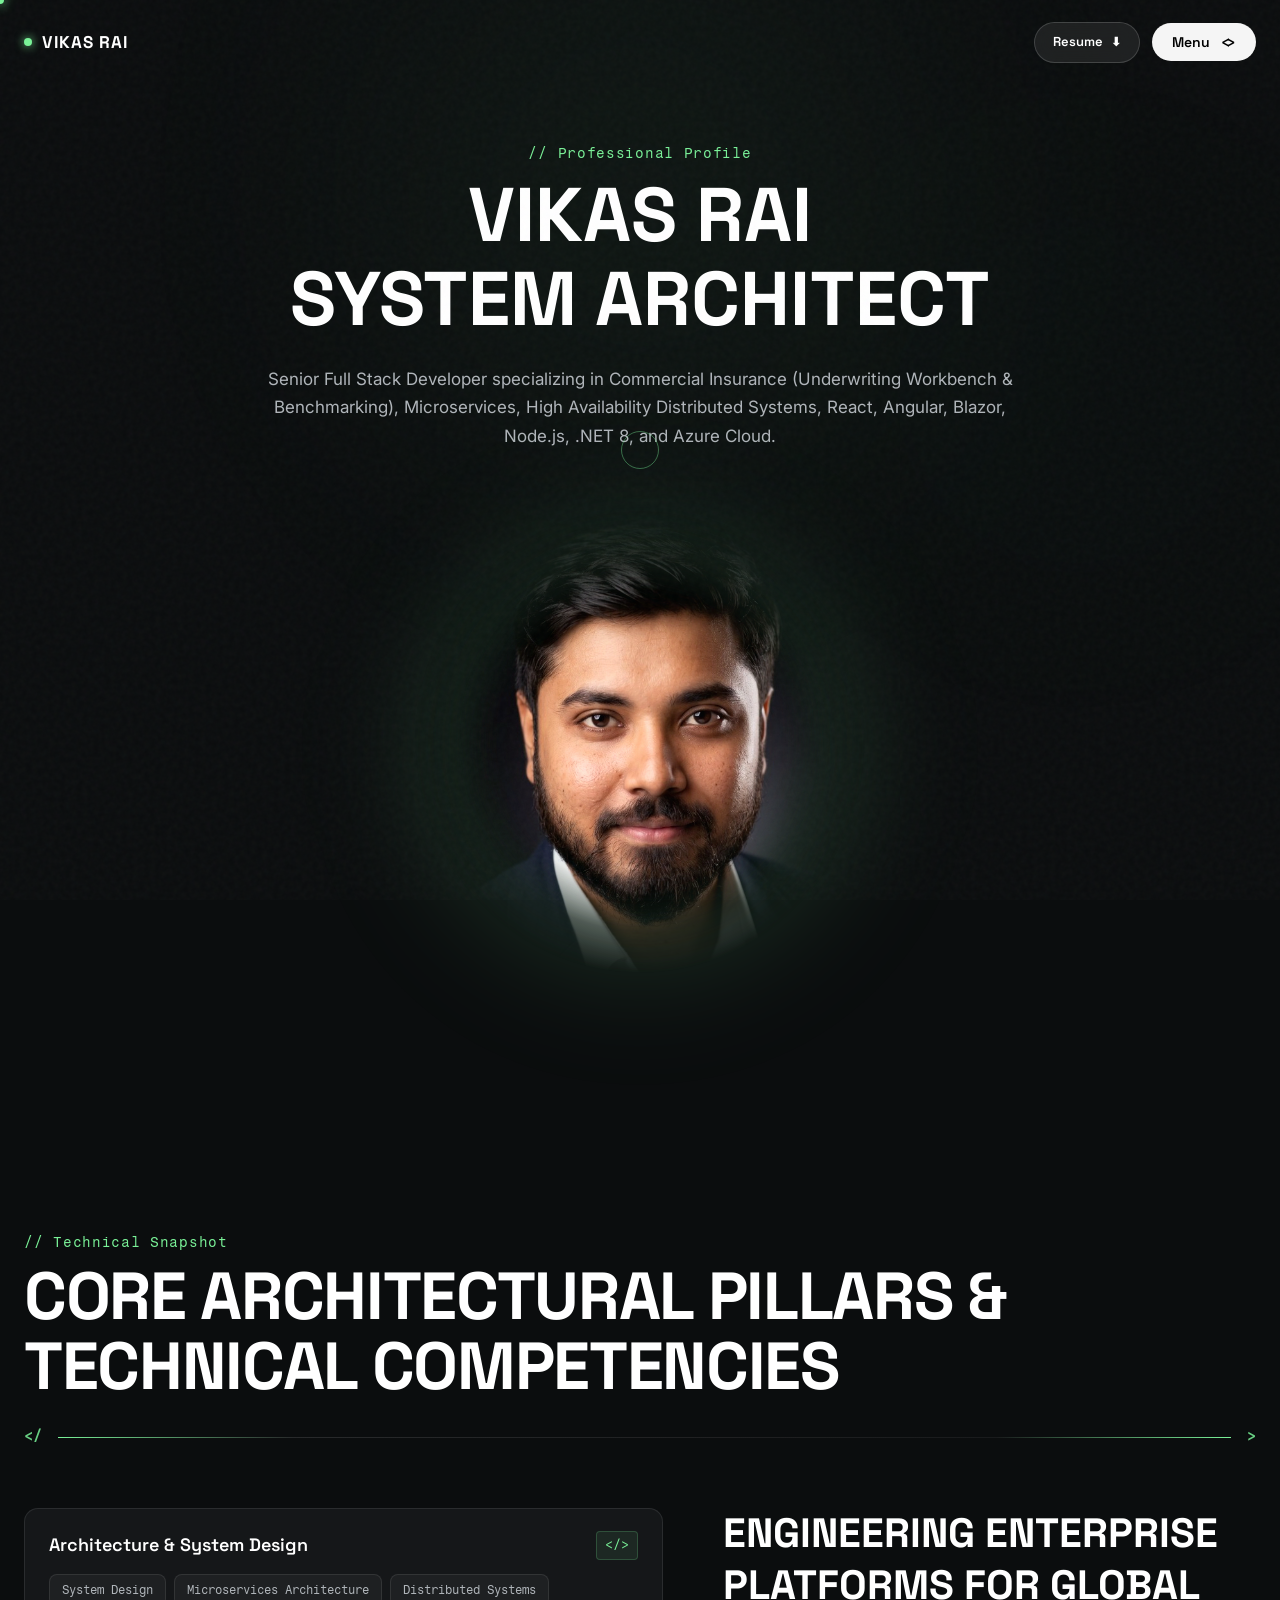
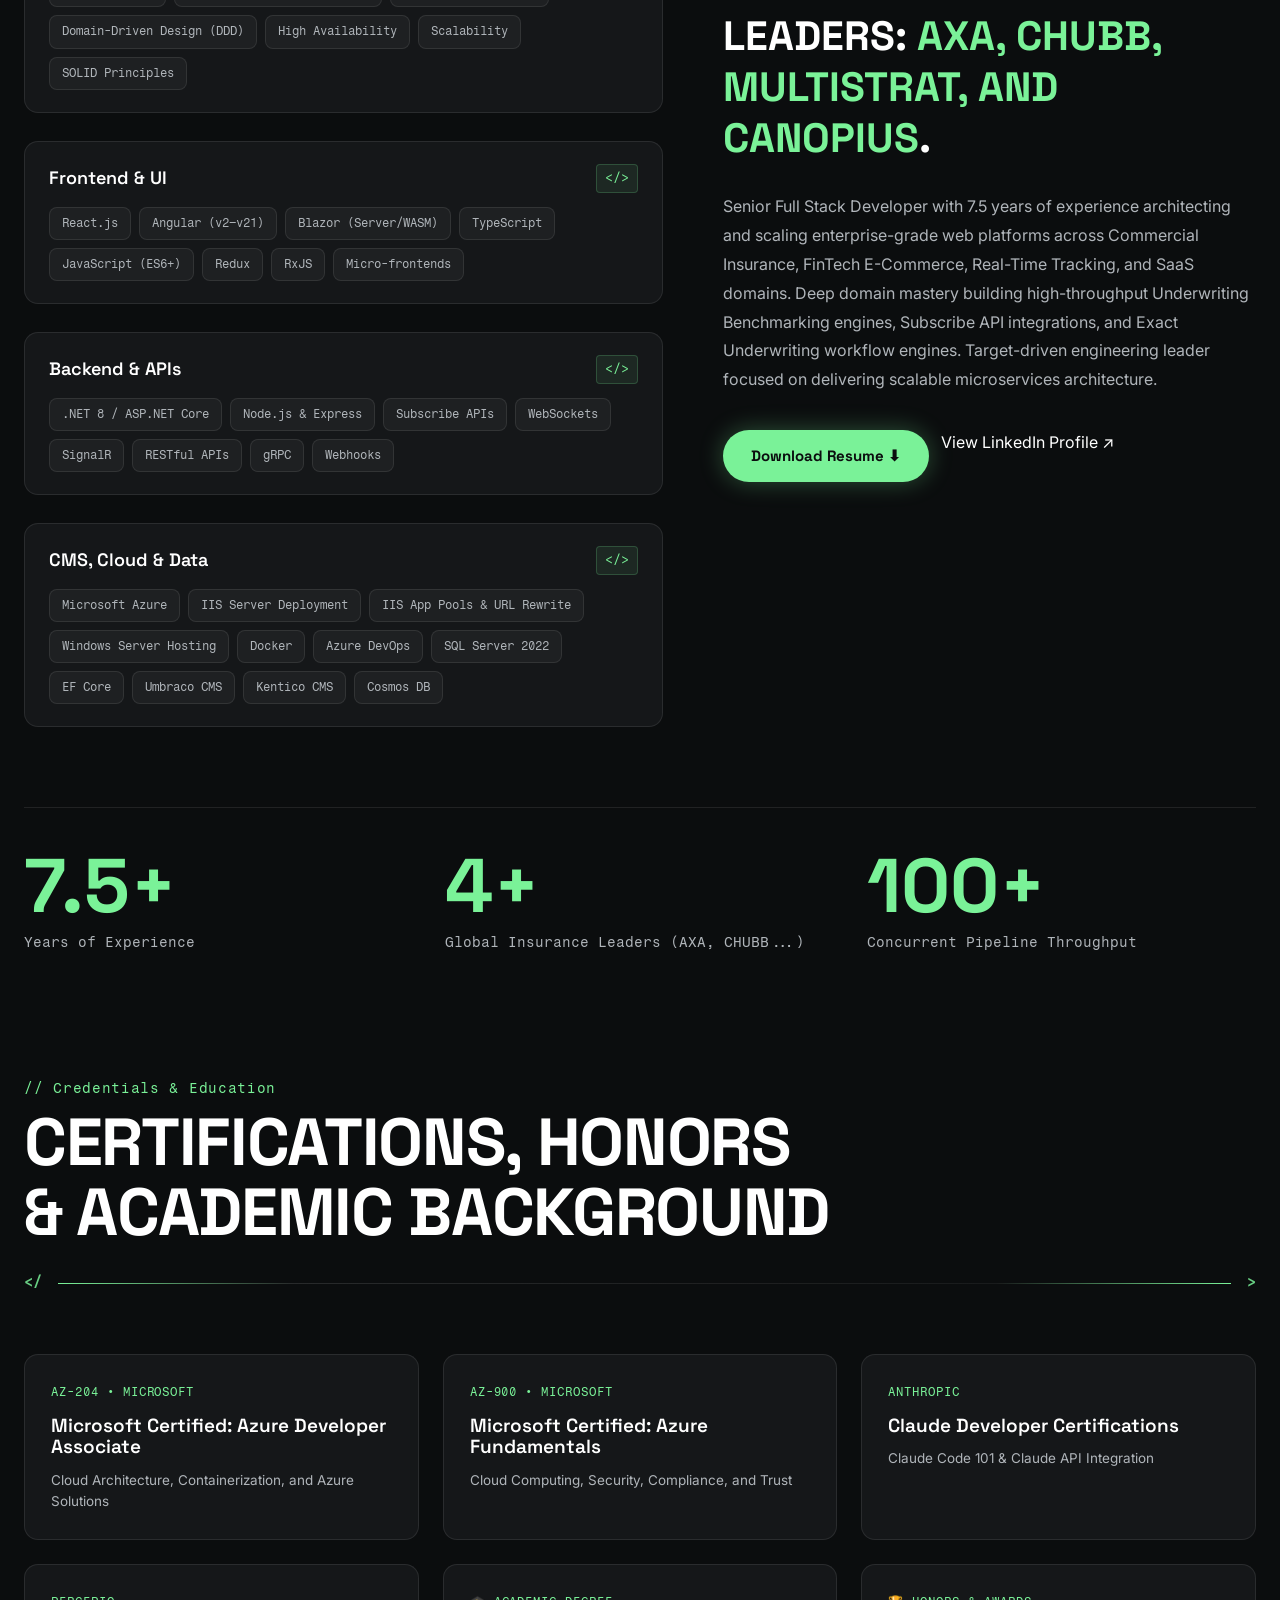
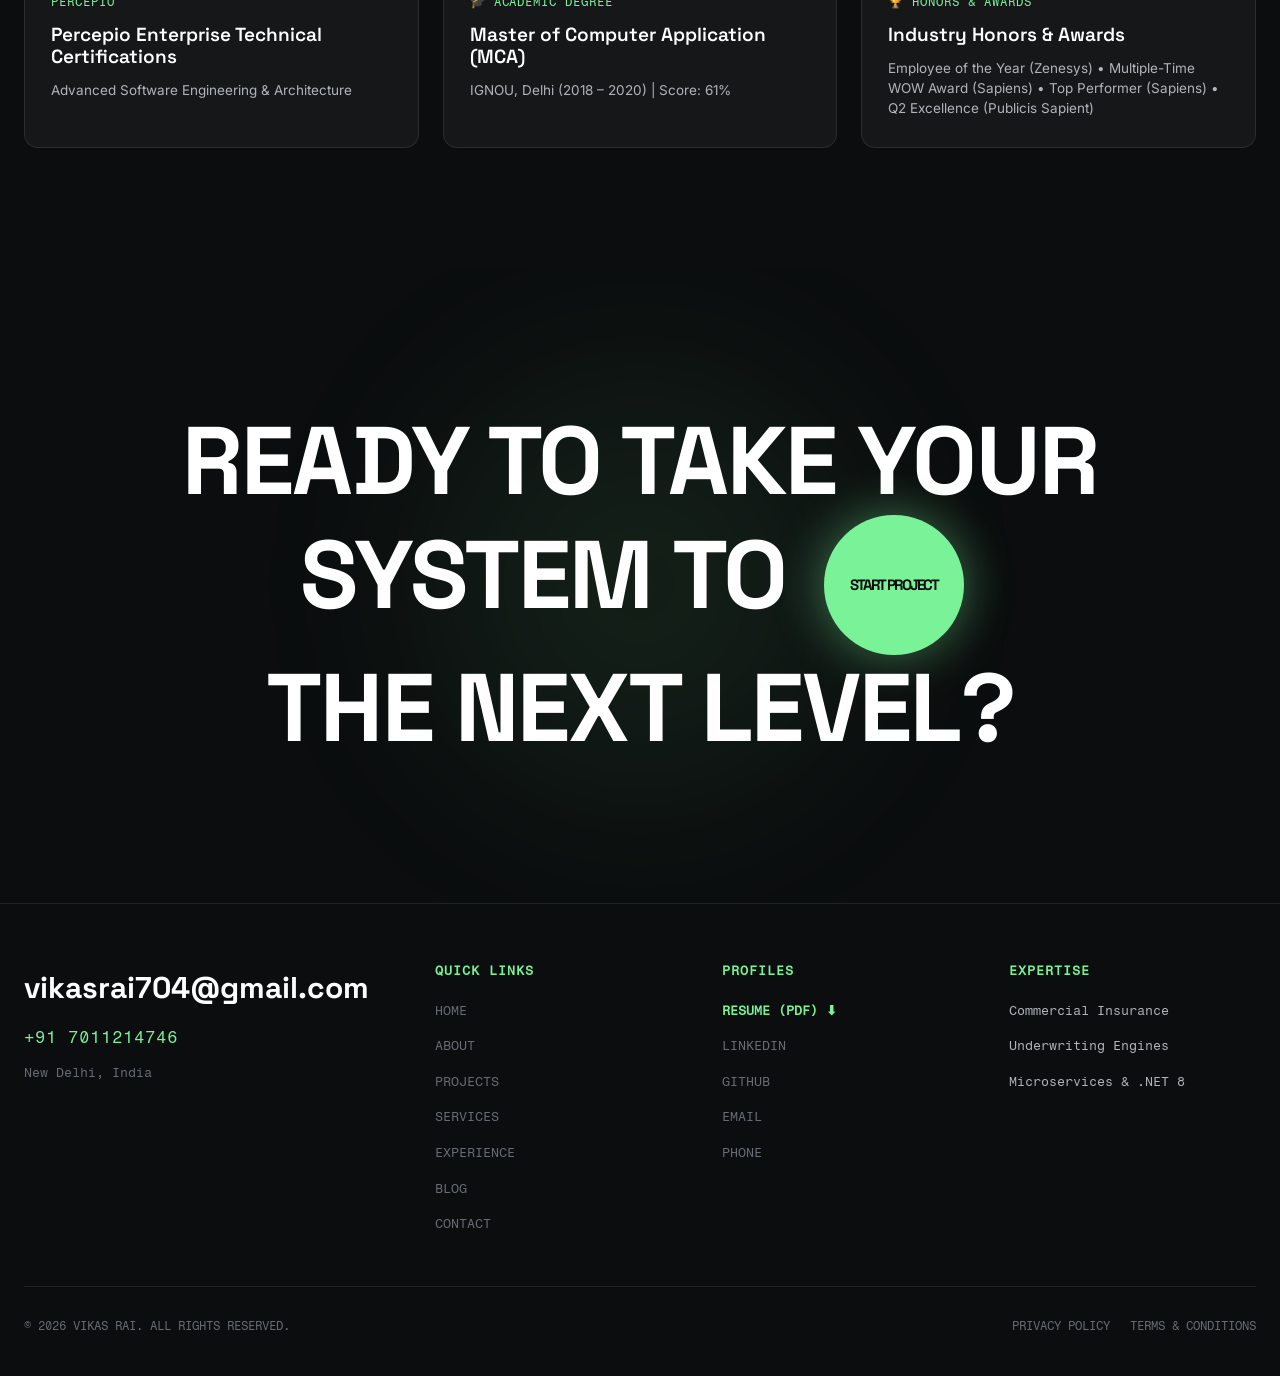
<file: about.html>
<!DOCTYPE html>
<html lang="en">
<head>
  <meta charset="UTF-8">
  <meta name="viewport" content="width=device-width, initial-scale=1.0">
  <title>About – Vikas Rai | Senior Full Stack Developer &amp; System Architect</title>
  <meta name="description" content="Learn more about Vikas Rai, Senior Full Stack Developer with 7.5 years of experience architecting enterprise platforms for commercial insurance (AXA, CHUBB), FinTech, and SaaS.">
  <link rel="stylesheet" href="css/style.css">
  <link rel="icon" href="data:image/svg+xml,<svg xmlns='http://www.w3.org/2000/svg' viewBox='0 0 100 100'><text y='.9em' font-size='90'>⚡</text></svg>">
</head>
<body>

  <div class="bg-ambient-light" aria-hidden="true">
    <div class="ambient-orb ambient-orb-1"></div>
    <div class="ambient-orb ambient-orb-2"></div>
  </div>

  <header class="site-header">
    <div class="container header-container">
      <a href="/" class="brand-logo">
        <span class="brand-status-dot"></span>
        <span>VIKAS RAI</span>
      </a>

      <div style="display: flex; align-items: center; gap: 12px; position: relative;">
        <a href="/assets/Vikas_Rai_Resume.pdf" download="Vikas_Rai_Resume.pdf" target="_blank" class="header-resume-btn" title="Download Vikas Rai Resume PDF">
          <span>Resume</span>
          <span class="resume-icon">⬇</span>
        </a>

        <div style="position: relative;">
          <button id="menuToggleBtn" class="menu-toggle-btn" aria-expanded="false" aria-controls="menuDropdown">
            <span>Menu</span>
            <span class="chevron">&lt;&gt;</span>
          </button>

          <nav id="menuDropdown" class="menu-dropdown">
            <ul class="menu-nav-list">
              <li class="menu-nav-item"><a href="/">Home</a></li>
              <li class="menu-nav-item"><a href="/about">About</a></li>
              <li class="menu-nav-item"><a href="/projects">Projects</a></li>
              <li class="menu-nav-item"><a href="/#services">Services</a></li>
              <li class="menu-nav-item"><a href="/#experience">Experience</a></li>
              <li class="menu-nav-item"><a href="/blog">Blog</a></li>
              <li class="menu-nav-item"><a href="/contact">Contact</a></li>
              <li class="menu-nav-item" style="border-top: 1px solid rgba(0,0,0,0.08); margin-top: 6px; padding-top: 6px;">
                <a href="/assets/Vikas_Rai_Resume.pdf" download="Vikas_Rai_Resume.pdf" target="_blank" style="color: #0b9e38; font-weight: 700;">
                  Download CV ⬇
                </a>
              </li>
            </ul>
          </nav>
        </div>
      </div>
    </div>
  </header>

  <main style="padding-top: 140px;">
    <!-- Profile Intro -->
    <section class="container" style="text-align: center; margin-bottom: 60px;">
      <span class="section-tag">// Professional Profile</span>
      <h1 style="font-size: clamp(38px, 6vw, 76px); font-weight: 700; text-transform: uppercase; line-height: 1.1; margin-bottom: 24px;">
        VIKAS RAI<br>SYSTEM ARCHITECT
      </h1>
      <p style="max-width: 760px; margin: 0 auto; font-size: 17px; color: var(--text-secondary);">
        Senior Full Stack Developer specializing in Commercial Insurance (Underwriting Workbench &amp; Benchmarking), Microservices, High Availability Distributed Systems, React, Angular, Blazor, Node.js, .NET 8, and Azure Cloud.
      </p>
    </section>

    <!-- Developer Portrait Showcase with Organic Cutout and Aura -->
    <div class="container" style="max-width: 540px; margin-bottom: 80px;">
      <div class="hero-portrait-container">
        <div class="hero-aura-glow"></div>
        <img src="assets/images/hero-developer.jpg" alt="Vikas Rai" class="hero-portrait-img">
      </div>
    </div>

    <!-- About & Skills Section -->
    <section class="about-skills-section">
      <div class="container">
        <div class="devsync-section-header">
          <div>
            <span class="section-tag">// Technical Snapshot</span>
            <h2 class="section-title">Core Architectural Pillars &amp;<br>Technical Competencies</h2>
          </div>
        </div>

        <div class="devsync-code-divider" aria-hidden="true">
          <span class="divider-bracket">&lt;/</span>
          <div class="divider-line"></div>
          <span class="divider-bracket">&gt;</span>
        </div>

        <div class="about-skills-grid">
          <div class="skills-column">
            <!-- Architecture -->
            <div class="skill-category-block">
              <div class="skill-cat-header">
                <h3 class="skill-cat-name">Architecture &amp; System Design</h3>
                <span class="skill-code-badge">&lt;/&gt;</span>
              </div>
              <div class="skill-chips-list">
                <span class="skill-chip">System Design</span>
                <span class="skill-chip">Microservices Architecture</span>
                <span class="skill-chip">Distributed Systems</span>
                <span class="skill-chip">Domain-Driven Design (DDD)</span>
                <span class="skill-chip">High Availability</span>
                <span class="skill-chip">Scalability</span>
                <span class="skill-chip">SOLID Principles</span>
              </div>
            </div>

            <!-- Frontend -->
            <div class="skill-category-block">
              <div class="skill-cat-header">
                <h3 class="skill-cat-name">Frontend &amp; UI</h3>
                <span class="skill-code-badge">&lt;/&gt;</span>
              </div>
              <div class="skill-chips-list">
                <span class="skill-chip">React.js</span>
                <span class="skill-chip">Angular (v2–v21)</span>
                <span class="skill-chip">Blazor (Server/WASM)</span>
                <span class="skill-chip">TypeScript</span>
                <span class="skill-chip">JavaScript (ES6+)</span>
                <span class="skill-chip">Redux</span>
                <span class="skill-chip">RxJS</span>
                <span class="skill-chip">Micro-frontends</span>
              </div>
            </div>

            <!-- Backend -->
            <div class="skill-category-block">
              <div class="skill-cat-header">
                <h3 class="skill-cat-name">Backend &amp; APIs</h3>
                <span class="skill-code-badge">&lt;/&gt;</span>
              </div>
              <div class="skill-chips-list">
                <span class="skill-chip">.NET 8 / ASP.NET Core</span>
                <span class="skill-chip">Node.js &amp; Express</span>
                <span class="skill-chip">Subscribe APIs</span>
                <span class="skill-chip">WebSockets</span>
                <span class="skill-chip">SignalR</span>
                <span class="skill-chip">RESTful APIs</span>
                <span class="skill-chip">gRPC</span>
                <span class="skill-chip">Webhooks</span>
              </div>
            </div>

            <!-- CMS & Cloud -->
            <div class="skill-category-block">
              <div class="skill-cat-header">
                <h3 class="skill-cat-name">CMS, Cloud &amp; Data</h3>
                <span class="skill-code-badge">&lt;/&gt;</span>
              </div>
              <div class="skill-chips-list">
                <span class="skill-chip">Microsoft Azure</span>
                <span class="skill-chip">IIS Server Deployment</span>
                <span class="skill-chip">IIS App Pools &amp; URL Rewrite</span>
                <span class="skill-chip">Windows Server Hosting</span>
                <span class="skill-chip">Docker</span>
                <span class="skill-chip">Azure DevOps</span>
                <span class="skill-chip">SQL Server 2022</span>
                <span class="skill-chip">EF Core</span>
                <span class="skill-chip">Umbraco CMS</span>
                <span class="skill-chip">Kentico CMS</span>
                <span class="skill-chip">Cosmos DB</span>
              </div>
            </div>
          </div>

          <div class="about-narrative-column">
            <div class="code-bracket-display">
              ENGINEERING ENTERPRISE PLATFORMS FOR GLOBAL LEADERS: <span class="highlight">AXA, CHUBB, MULTISTRAT, AND CANOPIUS</span>.
            </div>
            <p class="about-subtext">
              Senior Full Stack Developer with 7.5 years of experience architecting and scaling enterprise-grade web platforms across Commercial Insurance, FinTech E-Commerce, Real-Time Tracking, and SaaS domains. Deep domain mastery building high-throughput Underwriting Benchmarking engines, Subscribe API integrations, and Exact Underwriting workflow engines. Target-driven engineering leader focused on delivering scalable microservices architecture.
            </p>
            <div style="display: flex; gap: 12px; flex-wrap: wrap; margin-top: 8px;">
              <a href="/assets/Vikas_Rai_Resume.pdf" download="Vikas_Rai_Resume.pdf" target="_blank" class="btn-primary">Download Resume ⬇</a>
              <a href="https://linkedin.com/in/virtualvr" target="_blank" rel="noopener noreferrer" class="btn-outline">View LinkedIn Profile ↗</a>
            </div>
          </div>
        </div>

        <div class="stats-counter-row">
          <div class="stat-card">
            <div class="stat-number">7.5+</div>
            <div class="stat-label">Years of Experience</div>
          </div>
          <div class="stat-card">
            <div class="stat-number">4+</div>
            <div class="stat-label">Global Insurance Leaders (AXA, CHUBB...)</div>
          </div>
          <div class="stat-card">
            <div class="stat-number">100+</div>
            <div class="stat-label">Concurrent Pipeline Throughput</div>
          </div>
        </div>
      </div>
    </section>

    <!-- Education & Certifications Section -->
    <section class="about-skills-section" style="padding-top: 0;">
      <div class="container">
        <div class="devsync-section-header">
          <div>
            <span class="section-tag">// Credentials &amp; Education</span>
            <h2 class="section-title">Certifications, Honors<br>&amp; Academic Background</h2>
          </div>
        </div>

        <div class="devsync-code-divider" aria-hidden="true">
          <span class="divider-bracket">&lt;/</span>
          <div class="divider-line"></div>
          <span class="divider-bracket">&gt;</span>
        </div>

        <div class="certifications-row">
          <div class="cert-card">
            <div class="cert-code">AZ-204 • MICROSOFT</div>
            <h3 class="cert-title">Microsoft Certified: Azure Developer Associate</h3>
            <div class="cert-issuer">Cloud Architecture, Containerization, and Azure Solutions</div>
          </div>

          <div class="cert-card">
            <div class="cert-code">AZ-900 • MICROSOFT</div>
            <h3 class="cert-title">Microsoft Certified: Azure Fundamentals</h3>
            <div class="cert-issuer">Cloud Computing, Security, Compliance, and Trust</div>
          </div>

          <div class="cert-card">
            <div class="cert-code">ANTHROPIC</div>
            <h3 class="cert-title">Claude Developer Certifications</h3>
            <div class="cert-issuer">Claude Code 101 &amp; Claude API Integration</div>
          </div>

          <div class="cert-card">
            <div class="cert-code">PERCEPIO</div>
            <h3 class="cert-title">Percepio Enterprise Technical Certifications</h3>
            <div class="cert-issuer">Advanced Software Engineering &amp; Architecture</div>
          </div>

          <div class="cert-card">
            <div class="cert-code">🎓 ACADEMIC DEGREE</div>
            <h3 class="cert-title">Master of Computer Application (MCA)</h3>
            <div class="cert-issuer">IGNOU, Delhi (2018 – 2020) | Score: 61%</div>
          </div>

          <div class="cert-card">
            <div class="cert-code">🏆 HONORS &amp; AWARDS</div>
            <h3 class="cert-title">Industry Honors &amp; Awards</h3>
            <div class="cert-issuer">Employee of the Year (Zenesys) • Multiple-Time WOW Award (Sapiens) • Top Performer (Sapiens) • Q2 Excellence (Publicis Sapient)</div>
          </div>
        </div>
      </div>
    </section>

    <!-- DevSync Signature Footer CTA -->
    <section class="cta-banner-section">
      <div class="ambient-orb-cta" aria-hidden="true"></div>
      <div class="container">
        <div class="cta-headline-wrapper">
          <h2 class="cta-giant-title">
            READY TO TAKE YOUR<br>
            SYSTEM TO <a href="/contact" class="cta-round-badge"><span>Start Project</span></a><br>
            THE NEXT LEVEL?
          </h2>
        </div>
      </div>
    </section>
  </main>

  <footer class="site-footer">
    <div class="container">
      <div class="footer-top-grid">
        <div class="footer-brand-col">
          <div class="footer-email-text">vikasrai704@gmail.com</div>
          <div class="footer-phone-text">+91 7011214746</div>
          <div style="font-family: var(--font-mono); font-size: 13px; color: var(--text-muted);">New Delhi, India</div>
        </div>
        <div class="footer-nav-col">
          <h4>Quick links</h4>
          <ul>
            <li><a href="/">HOME</a></li>
            <li><a href="/about">ABOUT</a></li>
            <li><a href="/projects">PROJECTS</a></li>
            <li><a href="/#services">SERVICES</a></li>
            <li><a href="/#experience">EXPERIENCE</a></li>
            <li><a href="/blog">BLOG</a></li>
            <li><a href="/contact">CONTACT</a></li>
          </ul>
        </div>
        <div class="footer-nav-col">
          <h4>Profiles</h4>
          <ul>
            <li><a href="/assets/Vikas_Rai_Resume.pdf" download="Vikas_Rai_Resume.pdf" target="_blank" style="color: var(--accent-green); font-weight: 600;">RESUME (PDF) ⬇</a></li>
            <li><a href="https://linkedin.com/in/virtualvr" target="_blank" rel="noopener noreferrer">LINKEDIN</a></li>
            <li><a href="https://github.com/VirtualRV" target="_blank" rel="noopener noreferrer">GITHUB</a></li>
            <li><a href="mailto:vikasrai704@gmail.com">EMAIL</a></li>
            <li><a href="tel:+917011214746">PHONE</a></li>
          </ul>
        </div>
        <div class="footer-nav-col">
          <h4>Expertise</h4>
          <ul>
            <li><span style="color: var(--text-secondary); font-size: 13px; font-family: var(--font-mono);">Commercial Insurance</span></li>
            <li><span style="color: var(--text-secondary); font-size: 13px; font-family: var(--font-mono);">Underwriting Engines</span></li>
            <li><span style="color: var(--text-secondary); font-size: 13px; font-family: var(--font-mono);">Microservices &amp; .NET 8</span></li>
          </ul>
        </div>
      </div>
      <div class="footer-bottom-bar">
        <div>&copy; 2026 VIKAS RAI. ALL RIGHTS RESERVED.</div>
        <div class="footer-legal-links">
          <a href="#">PRIVACY POLICY</a>
          <a href="#">TERMS &amp; CONDITIONS</a>
        </div>
      </div>
    </div>
  </footer>

  <script src="js/portfolio-data.js"></script>
  <script src="js/main.js"></script>
</body>
</html>
</file>
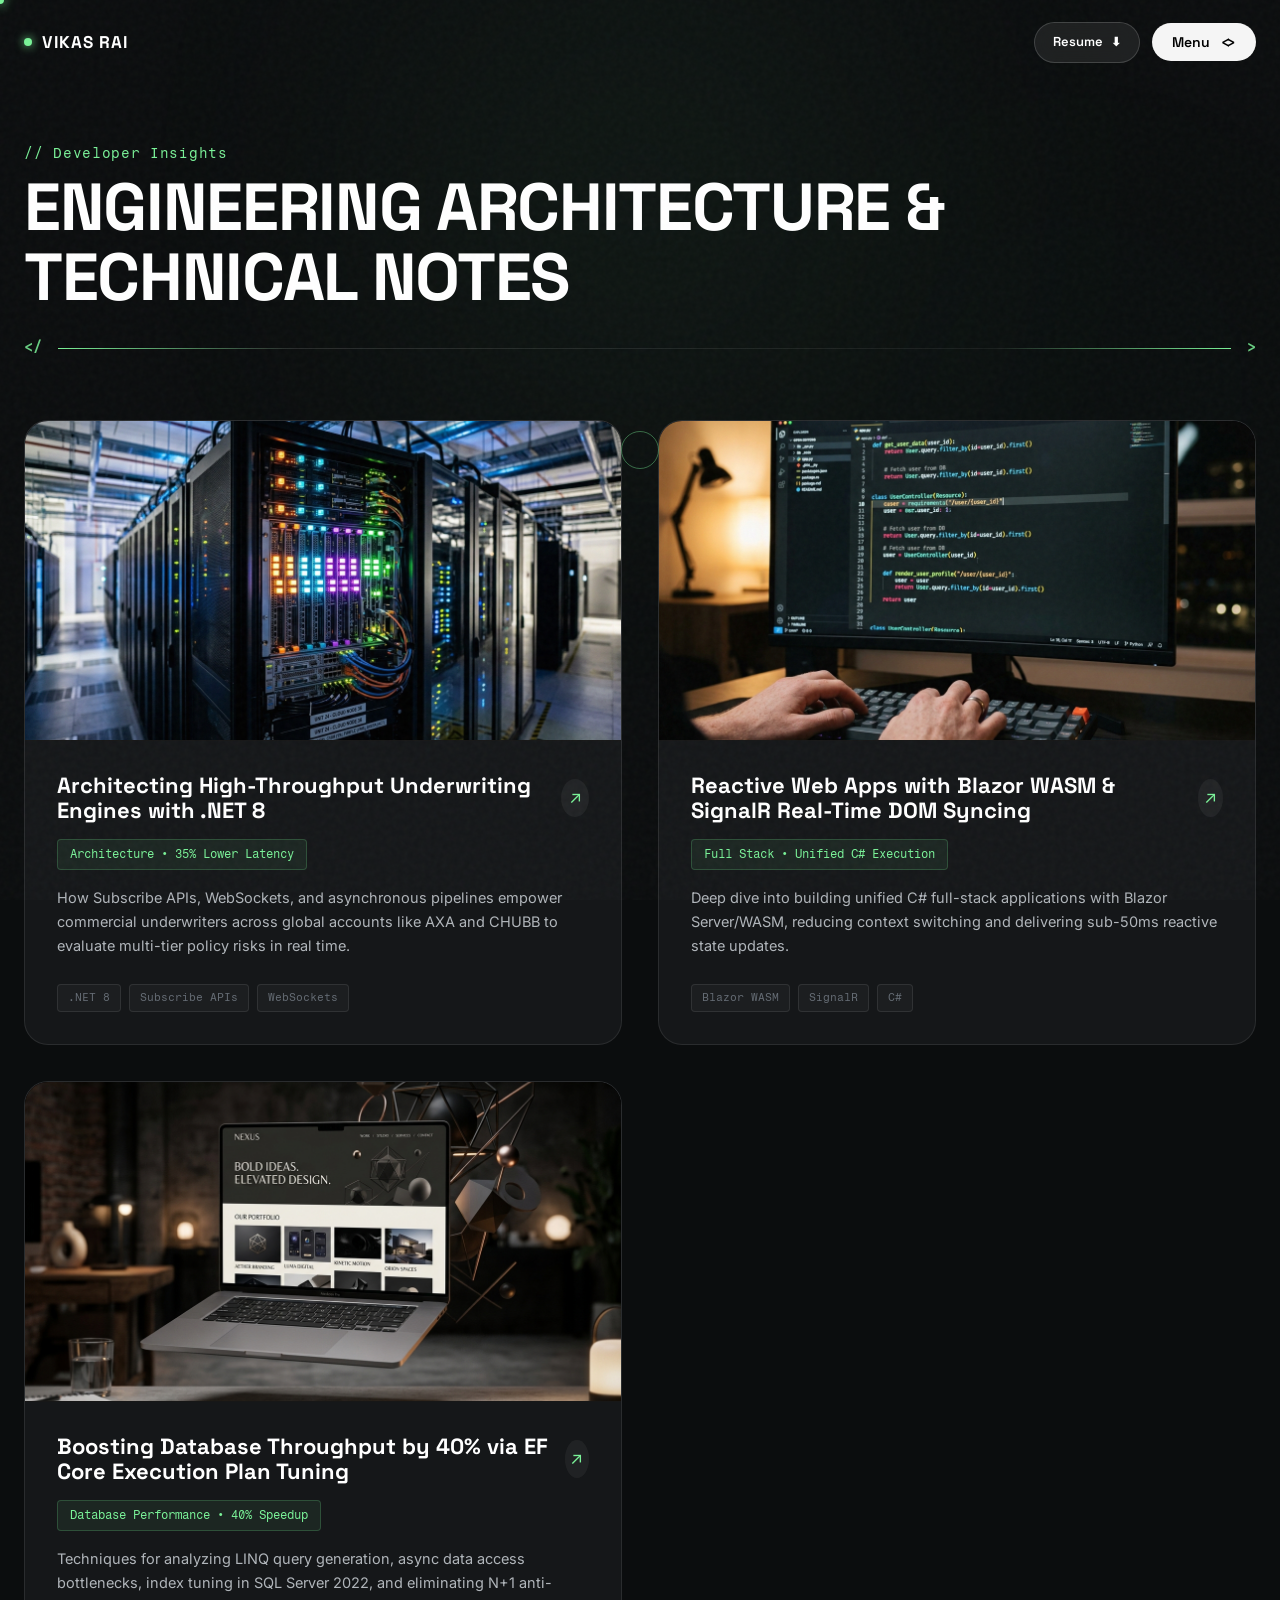
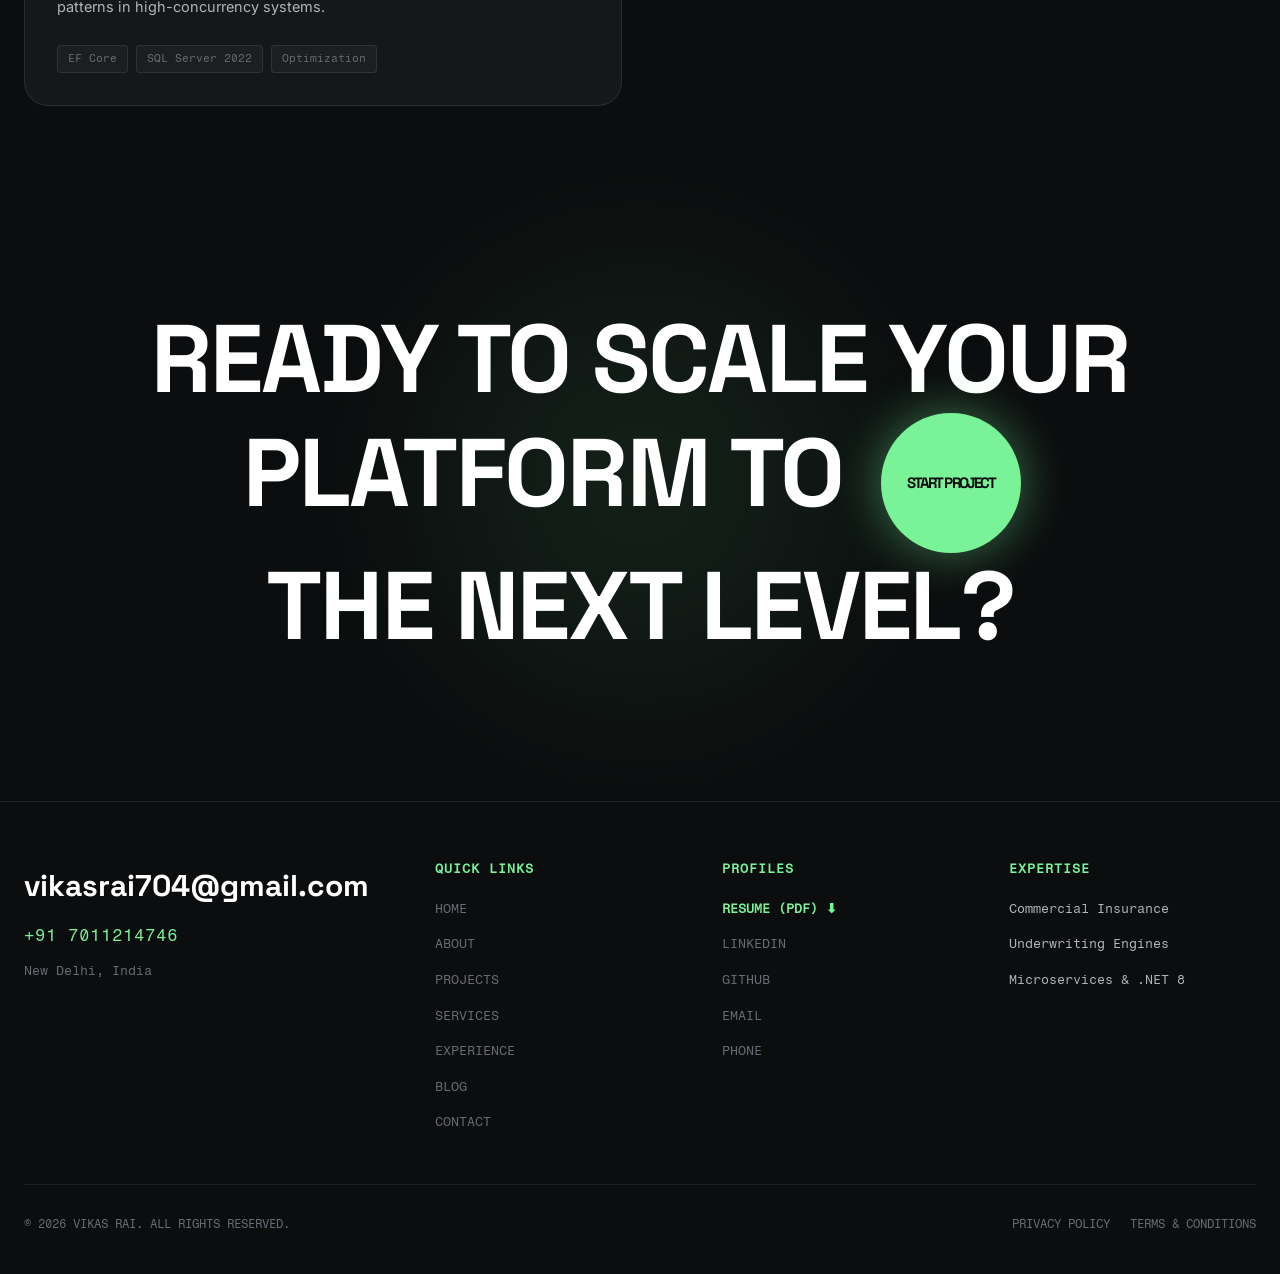
<file: blog.html>
<!DOCTYPE html>
<html lang="en">
<head>
  <meta charset="UTF-8">
  <meta name="viewport" content="width=device-width, initial-scale=1.0">
  <title>Blog – Vikas Rai | Senior Full Stack Developer &amp; System Architect</title>
  <meta name="description" content="Technical articles and architectural insights on high-throughput microservices, .NET 8, React/Angular, Subscribe APIs, and cloud scalability by Vikas Rai.">
  <link rel="stylesheet" href="css/style.css">
  <link rel="icon" href="data:image/svg+xml,<svg xmlns='http://www.w3.org/2000/svg' viewBox='0 0 100 100'><text y='.9em' font-size='90'>⚡</text></svg>">
</head>
<body>

  <div class="bg-ambient-light" aria-hidden="true">
    <div class="ambient-orb ambient-orb-1"></div>
    <div class="ambient-orb ambient-orb-2"></div>
  </div>

  <header class="site-header">
    <div class="container header-container">
      <a href="/" class="brand-logo">
        <span class="brand-status-dot"></span>
        <span>VIKAS RAI</span>
      </a>

      <div style="display: flex; align-items: center; gap: 12px; position: relative;">
        <a href="/assets/Vikas_Rai_Resume.pdf" download="Vikas_Rai_Resume.pdf" target="_blank" class="header-resume-btn" title="Download Vikas Rai Resume PDF">
          <span>Resume</span>
          <span class="resume-icon">⬇</span>
        </a>

        <div style="position: relative;">
          <button id="menuToggleBtn" class="menu-toggle-btn" aria-expanded="false" aria-controls="menuDropdown">
            <span>Menu</span>
            <span class="chevron">&lt;&gt;</span>
          </button>

          <nav id="menuDropdown" class="menu-dropdown">
            <ul class="menu-nav-list">
              <li class="menu-nav-item"><a href="/">Home</a></li>
              <li class="menu-nav-item"><a href="/about">About</a></li>
              <li class="menu-nav-item"><a href="/projects">Projects</a></li>
              <li class="menu-nav-item"><a href="/#services">Services</a></li>
              <li class="menu-nav-item"><a href="/#experience">Experience</a></li>
              <li class="menu-nav-item"><a href="/blog">Blog</a></li>
              <li class="menu-nav-item"><a href="/contact">Contact</a></li>
              <li class="menu-nav-item" style="border-top: 1px solid rgba(0,0,0,0.08); margin-top: 6px; padding-top: 6px;">
                <a href="/assets/Vikas_Rai_Resume.pdf" download="Vikas_Rai_Resume.pdf" target="_blank" style="color: #0b9e38; font-weight: 700;">
                  Download CV ⬇
                </a>
              </li>
            </ul>
          </nav>
        </div>
      </div>
    </div>
  </header>

  <main style="padding-top: 140px;">
    <section class="container" style="margin-bottom: 60px;">
      <div class="devsync-section-header">
        <div>
          <span class="section-tag">// Developer Insights</span>
          <h1 class="section-title">
            ENGINEERING ARCHITECTURE &amp;<br>TECHNICAL NOTES
          </h1>
        </div>
      </div>

      <div class="devsync-code-divider" aria-hidden="true">
        <span class="divider-bracket">&lt;/</span>
        <div class="divider-line"></div>
        <span class="divider-bracket">&gt;</span>
      </div>

      <div class="projects-grid">
        <article class="project-card">
          <div class="project-thumbnail-wrapper">
            <img src="assets/images/service-datacenter.jpg" alt="Commercial Insurance Underwriting Architecture" class="project-thumbnail-img">
          </div>
          <div class="project-body">
            <div class="project-header-row">
              <h3 class="project-title">Architecting High-Throughput Underwriting Engines with .NET 8</h3>
              <a href="https://github.com/VirtualRV" target="_blank" rel="noopener noreferrer" class="project-link-icon">↗</a>
            </div>
            <div class="project-metrics-badge">Architecture • 35% Lower Latency</div>
            <p class="project-description">
              How Subscribe APIs, WebSockets, and asynchronous pipelines empower commercial underwriters across global accounts like AXA and CHUBB to evaluate multi-tier policy risks in real time.
            </p>
            <div class="project-tags-list">
              <span class="project-tag-pill">.NET 8</span>
              <span class="project-tag-pill">Subscribe APIs</span>
              <span class="project-tag-pill">WebSockets</span>
            </div>
          </div>
        </article>

        <article class="project-card">
          <div class="project-thumbnail-wrapper">
            <img src="assets/images/service-coding.jpg" alt="Reactive Blazor and C# Stack" class="project-thumbnail-img">
          </div>
          <div class="project-body">
            <div class="project-header-row">
              <h3 class="project-title">Reactive Web Apps with Blazor WASM &amp; SignalR Real-Time DOM Syncing</h3>
              <a href="https://github.com/VirtualRV" target="_blank" rel="noopener noreferrer" class="project-link-icon">↗</a>
            </div>
            <div class="project-metrics-badge">Full Stack • Unified C# Execution</div>
            <p class="project-description">
              Deep dive into building unified C# full-stack applications with Blazor Server/WASM, reducing context switching and delivering sub-50ms reactive state updates.
            </p>
            <div class="project-tags-list">
              <span class="project-tag-pill">Blazor WASM</span>
              <span class="project-tag-pill">SignalR</span>
              <span class="project-tag-pill">C#</span>
            </div>
          </div>
        </article>

        <article class="project-card">
          <div class="project-thumbnail-wrapper">
            <img src="assets/images/project-lumin.jpg" alt="EF Core and SQL Server Query Tuning" class="project-thumbnail-img">
          </div>
          <div class="project-body">
            <div class="project-header-row">
              <h3 class="project-title">Boosting Database Throughput by 40% via EF Core Execution Plan Tuning</h3>
              <a href="https://github.com/VirtualRV" target="_blank" rel="noopener noreferrer" class="project-link-icon">↗</a>
            </div>
            <div class="project-metrics-badge">Database Performance • 40% Speedup</div>
            <p class="project-description">
              Techniques for analyzing LINQ query generation, async data access bottlenecks, index tuning in SQL Server 2022, and eliminating N+1 anti-patterns in high-concurrency systems.
            </p>
            <div class="project-tags-list">
              <span class="project-tag-pill">EF Core</span>
              <span class="project-tag-pill">SQL Server 2022</span>
              <span class="project-tag-pill">Optimization</span>
            </div>
          </div>
        </article>
      </div>
    </section>

    <!-- DevSync Signature Footer CTA -->
    <section class="cta-banner-section">
      <div class="ambient-orb-cta" aria-hidden="true"></div>
      <div class="container">
        <div class="cta-headline-wrapper">
          <h2 class="cta-giant-title">
            READY TO SCALE YOUR<br>
            PLATFORM TO <a href="/contact" class="cta-round-badge"><span>Start Project</span></a><br>
            THE NEXT LEVEL?
          </h2>
        </div>
      </div>
    </section>
  </main>

  <footer class="site-footer">
    <div class="container">
      <div class="footer-top-grid">
        <div class="footer-brand-col">
          <div class="footer-email-text">vikasrai704@gmail.com</div>
          <div class="footer-phone-text">+91 7011214746</div>
          <div style="font-family: var(--font-mono); font-size: 13px; color: var(--text-muted);">New Delhi, India</div>
        </div>
        <div class="footer-nav-col">
          <h4>Quick links</h4>
          <ul>
            <li><a href="/">HOME</a></li>
            <li><a href="/about">ABOUT</a></li>
            <li><a href="/projects">PROJECTS</a></li>
            <li><a href="/#services">SERVICES</a></li>
            <li><a href="/#experience">EXPERIENCE</a></li>
            <li><a href="/blog">BLOG</a></li>
            <li><a href="/contact">CONTACT</a></li>
          </ul>
        </div>
        <div class="footer-nav-col">
          <h4>Profiles</h4>
          <ul>
            <li><a href="/assets/Vikas_Rai_Resume.pdf" download="Vikas_Rai_Resume.pdf" target="_blank" style="color: var(--accent-green); font-weight: 600;">RESUME (PDF) ⬇</a></li>
            <li><a href="https://linkedin.com/in/virtualvr" target="_blank" rel="noopener noreferrer">LINKEDIN</a></li>
            <li><a href="https://github.com/VirtualRV" target="_blank" rel="noopener noreferrer">GITHUB</a></li>
            <li><a href="mailto:vikasrai704@gmail.com">EMAIL</a></li>
            <li><a href="tel:+917011214746">PHONE</a></li>
          </ul>
        </div>
        <div class="footer-nav-col">
          <h4>Expertise</h4>
          <ul>
            <li><span style="color: var(--text-secondary); font-size: 13px; font-family: var(--font-mono);">Commercial Insurance</span></li>
            <li><span style="color: var(--text-secondary); font-size: 13px; font-family: var(--font-mono);">Underwriting Engines</span></li>
            <li><span style="color: var(--text-secondary); font-size: 13px; font-family: var(--font-mono);">Microservices &amp; .NET 8</span></li>
          </ul>
        </div>
      </div>
      <div class="footer-bottom-bar">
        <div>&copy; 2026 VIKAS RAI. ALL RIGHTS RESERVED.</div>
        <div class="footer-legal-links">
          <a href="#">PRIVACY POLICY</a>
          <a href="#">TERMS &amp; CONDITIONS</a>
        </div>
      </div>
    </div>
  </footer>

  <script src="js/portfolio-data.js"></script>
  <script src="js/main.js"></script>
</body>
</html>
</file>
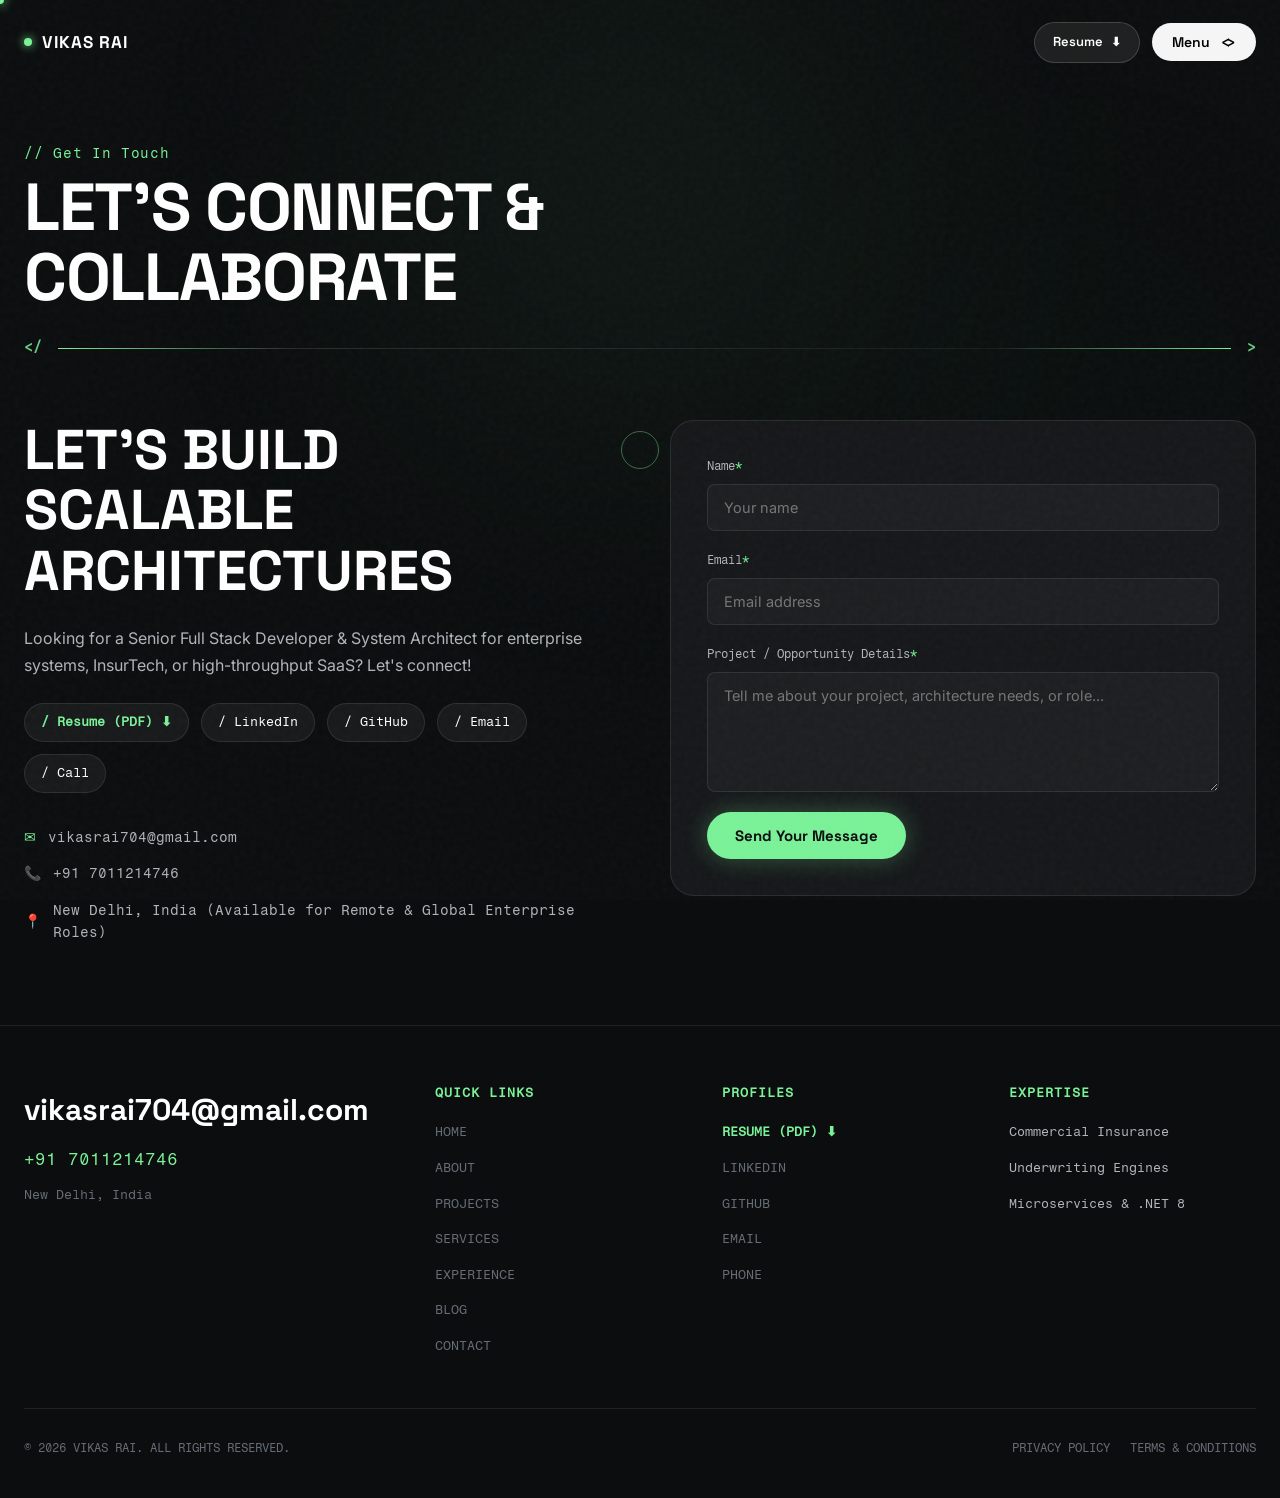
<file: contact.html>
<!DOCTYPE html>
<html lang="en">
<head>
  <meta charset="UTF-8">
  <meta name="viewport" content="width=device-width, initial-scale=1.0">
  <title>Contact – Vikas Rai | Senior Full Stack Developer &amp; System Architect</title>
  <meta name="description" content="Get in touch with Vikas Rai for enterprise system architecture, InsurTech platform engineering, and full-stack software development.">
  <link rel="stylesheet" href="css/style.css">
  <link rel="icon" href="data:image/svg+xml,<svg xmlns='http://www.w3.org/2000/svg' viewBox='0 0 100 100'><text y='.9em' font-size='90'>⚡</text></svg>">
</head>
<body>

  <div class="bg-ambient-light" aria-hidden="true">
    <div class="ambient-orb ambient-orb-1"></div>
    <div class="ambient-orb ambient-orb-2"></div>
  </div>

  <header class="site-header">
    <div class="container header-container">
      <a href="/" class="brand-logo">
        <span class="brand-status-dot"></span>
        <span>VIKAS RAI</span>
      </a>

      <div style="display: flex; align-items: center; gap: 12px; position: relative;">
        <a href="/assets/Vikas_Rai_Resume.pdf" download="Vikas_Rai_Resume.pdf" target="_blank" class="header-resume-btn" title="Download Vikas Rai Resume PDF">
          <span>Resume</span>
          <span class="resume-icon">⬇</span>
        </a>

        <div style="position: relative;">
          <button id="menuToggleBtn" class="menu-toggle-btn" aria-expanded="false" aria-controls="menuDropdown">
            <span>Menu</span>
            <span class="chevron">&lt;&gt;</span>
          </button>

          <nav id="menuDropdown" class="menu-dropdown">
            <ul class="menu-nav-list">
              <li class="menu-nav-item"><a href="/">Home</a></li>
              <li class="menu-nav-item"><a href="/about">About</a></li>
              <li class="menu-nav-item"><a href="/projects">Projects</a></li>
              <li class="menu-nav-item"><a href="/#services">Services</a></li>
              <li class="menu-nav-item"><a href="/#experience">Experience</a></li>
              <li class="menu-nav-item"><a href="/blog">Blog</a></li>
              <li class="menu-nav-item"><a href="/contact">Contact</a></li>
              <li class="menu-nav-item" style="border-top: 1px solid rgba(0,0,0,0.08); margin-top: 6px; padding-top: 6px;">
                <a href="/assets/Vikas_Rai_Resume.pdf" download="Vikas_Rai_Resume.pdf" target="_blank" style="color: #0b9e38; font-weight: 700;">
                  Download CV ⬇
                </a>
              </li>
            </ul>
          </nav>
        </div>
      </div>
    </div>
  </header>

  <main style="padding-top: 140px; min-height: 80vh;">
    <section class="container" style="margin-bottom: 80px;">
      <div class="devsync-section-header">
        <div>
          <span class="section-tag">// Get In Touch</span>
          <h1 class="section-title">
            LET'S CONNECT &amp;<br>COLLABORATE
          </h1>
        </div>
      </div>

      <div class="devsync-code-divider" aria-hidden="true">
        <span class="divider-bracket">&lt;/</span>
        <div class="divider-line"></div>
        <span class="divider-bracket">&gt;</span>
      </div>

      <div class="contact-grid">
        <!-- Left Info -->
        <div class="contact-info-col">
          <h2 class="contact-headline">LET'S BUILD SCALABLE<br>ARCHITECTURES</h2>
          <p class="contact-subtext">
            Looking for a Senior Full Stack Developer &amp; System Architect for enterprise systems, InsurTech, or high-throughput SaaS? Let's connect!
          </p>

          <div class="contact-social-pills">
            <a href="/assets/Vikas_Rai_Resume.pdf" download="Vikas_Rai_Resume.pdf" target="_blank" style="color: var(--accent-green); font-weight: 600;">/ Resume (PDF) ⬇</a>
            <a href="https://linkedin.com/in/virtualvr" target="_blank" rel="noopener noreferrer">/ LinkedIn</a>
            <a href="https://github.com/VirtualRV" target="_blank" rel="noopener noreferrer">/ GitHub</a>
            <a href="mailto:vikasrai704@gmail.com">/ Email</a>
            <a href="tel:+917011214746">/ Call</a>
          </div>

          <div class="contact-direct-links">
            <div class="contact-link-row">
              <span class="contact-icon">✉</span>
              <a href="mailto:vikasrai704@gmail.com">vikasrai704@gmail.com</a>
            </div>
            <div class="contact-link-row">
              <span class="contact-icon">📞</span>
              <a href="tel:+917011214746">+91 7011214746</a>
            </div>
            <div class="contact-link-row">
              <span class="contact-icon">📍</span>
              <span>New Delhi, India (Available for Remote &amp; Global Enterprise Roles)</span>
            </div>
          </div>
        </div>

        <!-- Right Interactive Form -->
        <form id="contactForm" class="contact-form" novalidate>
          <div id="formFeedback" class="form-feedback" role="alert"></div>

          <div class="form-group">
            <label class="form-label" for="formName">Name<span>*</span></label>
            <input type="text" id="formName" name="name" class="form-input" placeholder="Your name" required>
          </div>

          <div class="form-group">
            <label class="form-label" for="formEmail">Email<span>*</span></label>
            <input type="email" id="formEmail" name="email" class="form-input" placeholder="Email address" required>
          </div>

          <div class="form-group">
            <label class="form-label" for="formMessage">Project / Opportunity Details<span>*</span></label>
            <textarea id="formMessage" name="message" class="form-textarea" placeholder="Tell me about your project, architecture needs, or role..." required></textarea>
          </div>

          <div>
            <button type="submit" class="btn-primary" style="width: auto;">Send Your Message</button>
          </div>
        </form>
      </div>
    </section>
  </main>

  <footer class="site-footer">
    <div class="container">
      <div class="footer-top-grid">
        <div class="footer-brand-col">
          <div class="footer-email-text">vikasrai704@gmail.com</div>
          <div class="footer-phone-text">+91 7011214746</div>
          <div style="font-family: var(--font-mono); font-size: 13px; color: var(--text-muted);">New Delhi, India</div>
        </div>
        <div class="footer-nav-col">
          <h4>Quick links</h4>
          <ul>
            <li><a href="/">HOME</a></li>
            <li><a href="/about">ABOUT</a></li>
            <li><a href="/projects">PROJECTS</a></li>
            <li><a href="/#services">SERVICES</a></li>
            <li><a href="/#experience">EXPERIENCE</a></li>
            <li><a href="/blog">BLOG</a></li>
            <li><a href="/contact">CONTACT</a></li>
          </ul>
        </div>
        <div class="footer-nav-col">
          <h4>Profiles</h4>
          <ul>
            <li><a href="/assets/Vikas_Rai_Resume.pdf" download="Vikas_Rai_Resume.pdf" target="_blank" style="color: var(--accent-green); font-weight: 600;">RESUME (PDF) ⬇</a></li>
            <li><a href="https://linkedin.com/in/virtualvr" target="_blank" rel="noopener noreferrer">LINKEDIN</a></li>
            <li><a href="https://github.com/VirtualRV" target="_blank" rel="noopener noreferrer">GITHUB</a></li>
            <li><a href="mailto:vikasrai704@gmail.com">EMAIL</a></li>
            <li><a href="tel:+917011214746">PHONE</a></li>
          </ul>
        </div>
        <div class="footer-nav-col">
          <h4>Expertise</h4>
          <ul>
            <li><span style="color: var(--text-secondary); font-size: 13px; font-family: var(--font-mono);">Commercial Insurance</span></li>
            <li><span style="color: var(--text-secondary); font-size: 13px; font-family: var(--font-mono);">Underwriting Engines</span></li>
            <li><span style="color: var(--text-secondary); font-size: 13px; font-family: var(--font-mono);">Microservices &amp; .NET 8</span></li>
          </ul>
        </div>
      </div>
      <div class="footer-bottom-bar">
        <div>&copy; 2026 VIKAS RAI. ALL RIGHTS RESERVED.</div>
        <div class="footer-legal-links">
          <a href="#">PRIVACY POLICY</a>
          <a href="#">TERMS &amp; CONDITIONS</a>
        </div>
      </div>
    </div>
  </footer>

  <script src="js/portfolio-data.js"></script>
  <script src="js/main.js"></script>
</body>
</html>
</file>
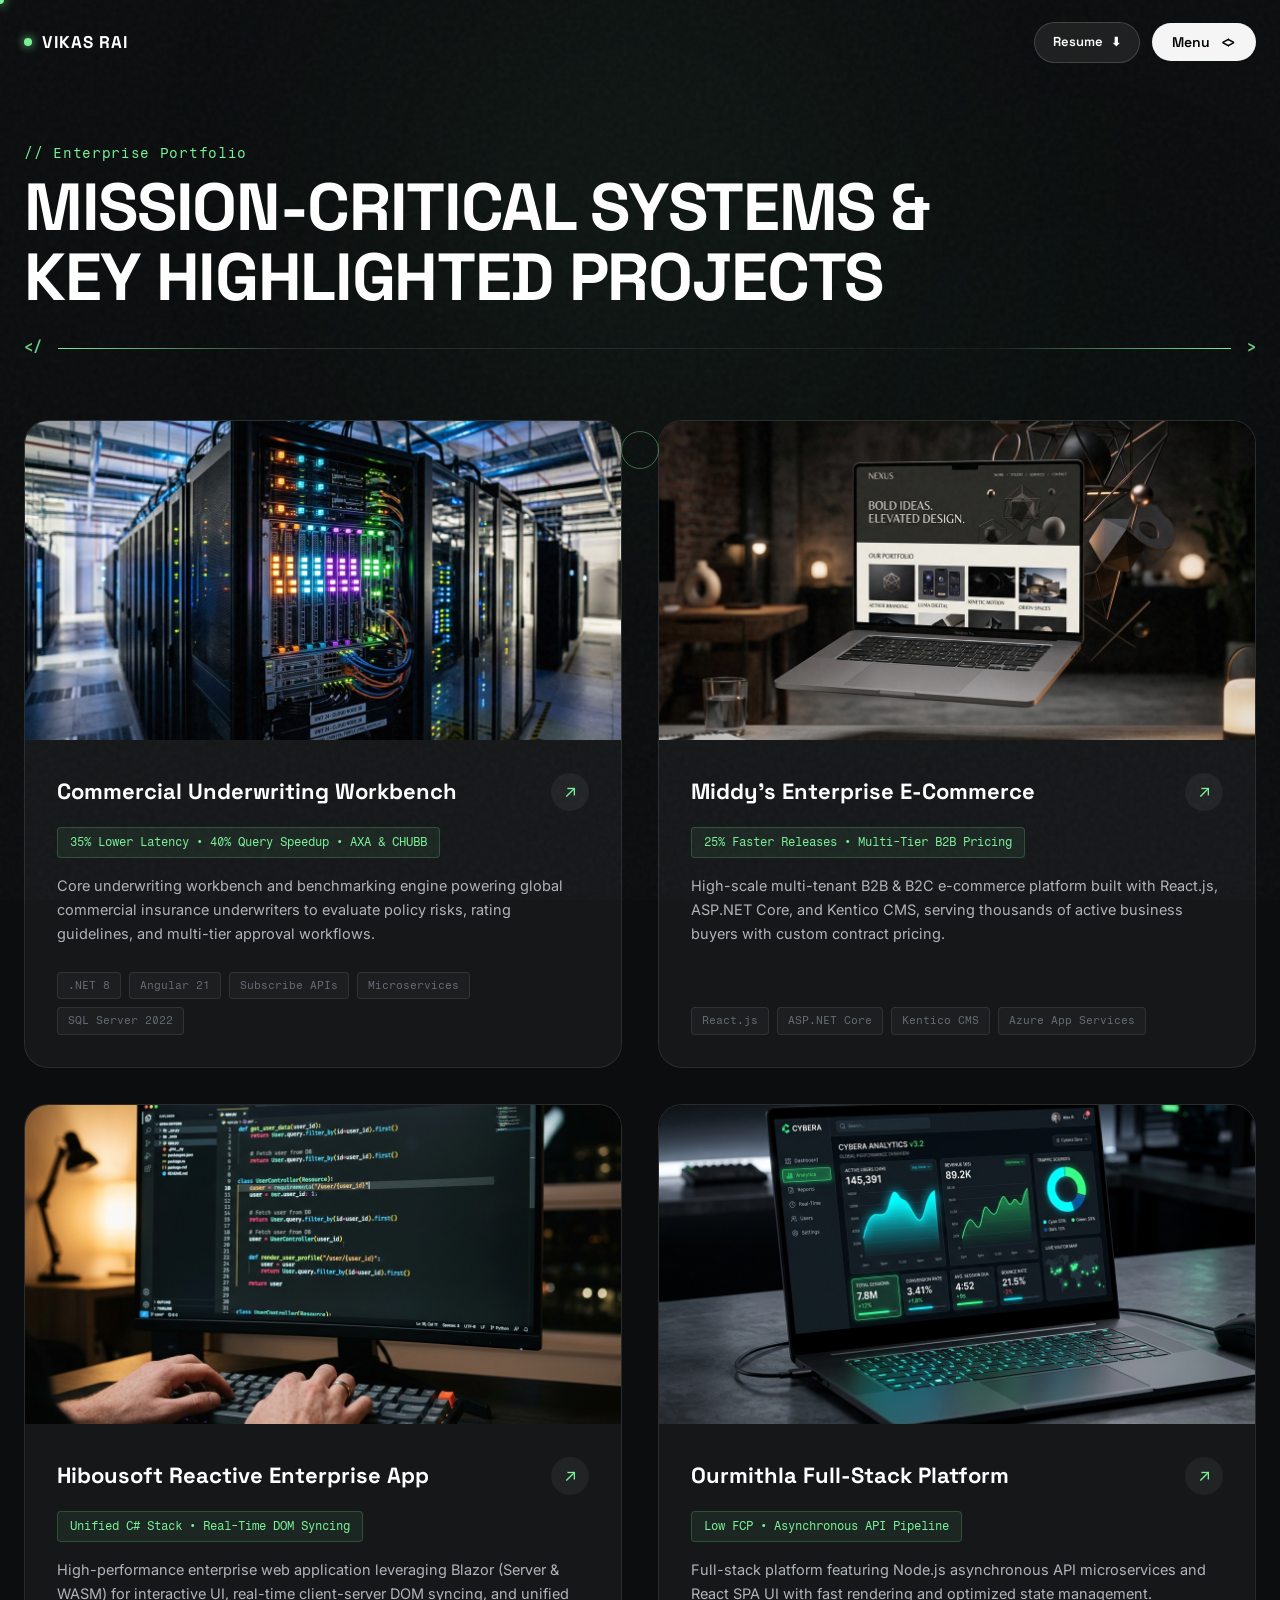
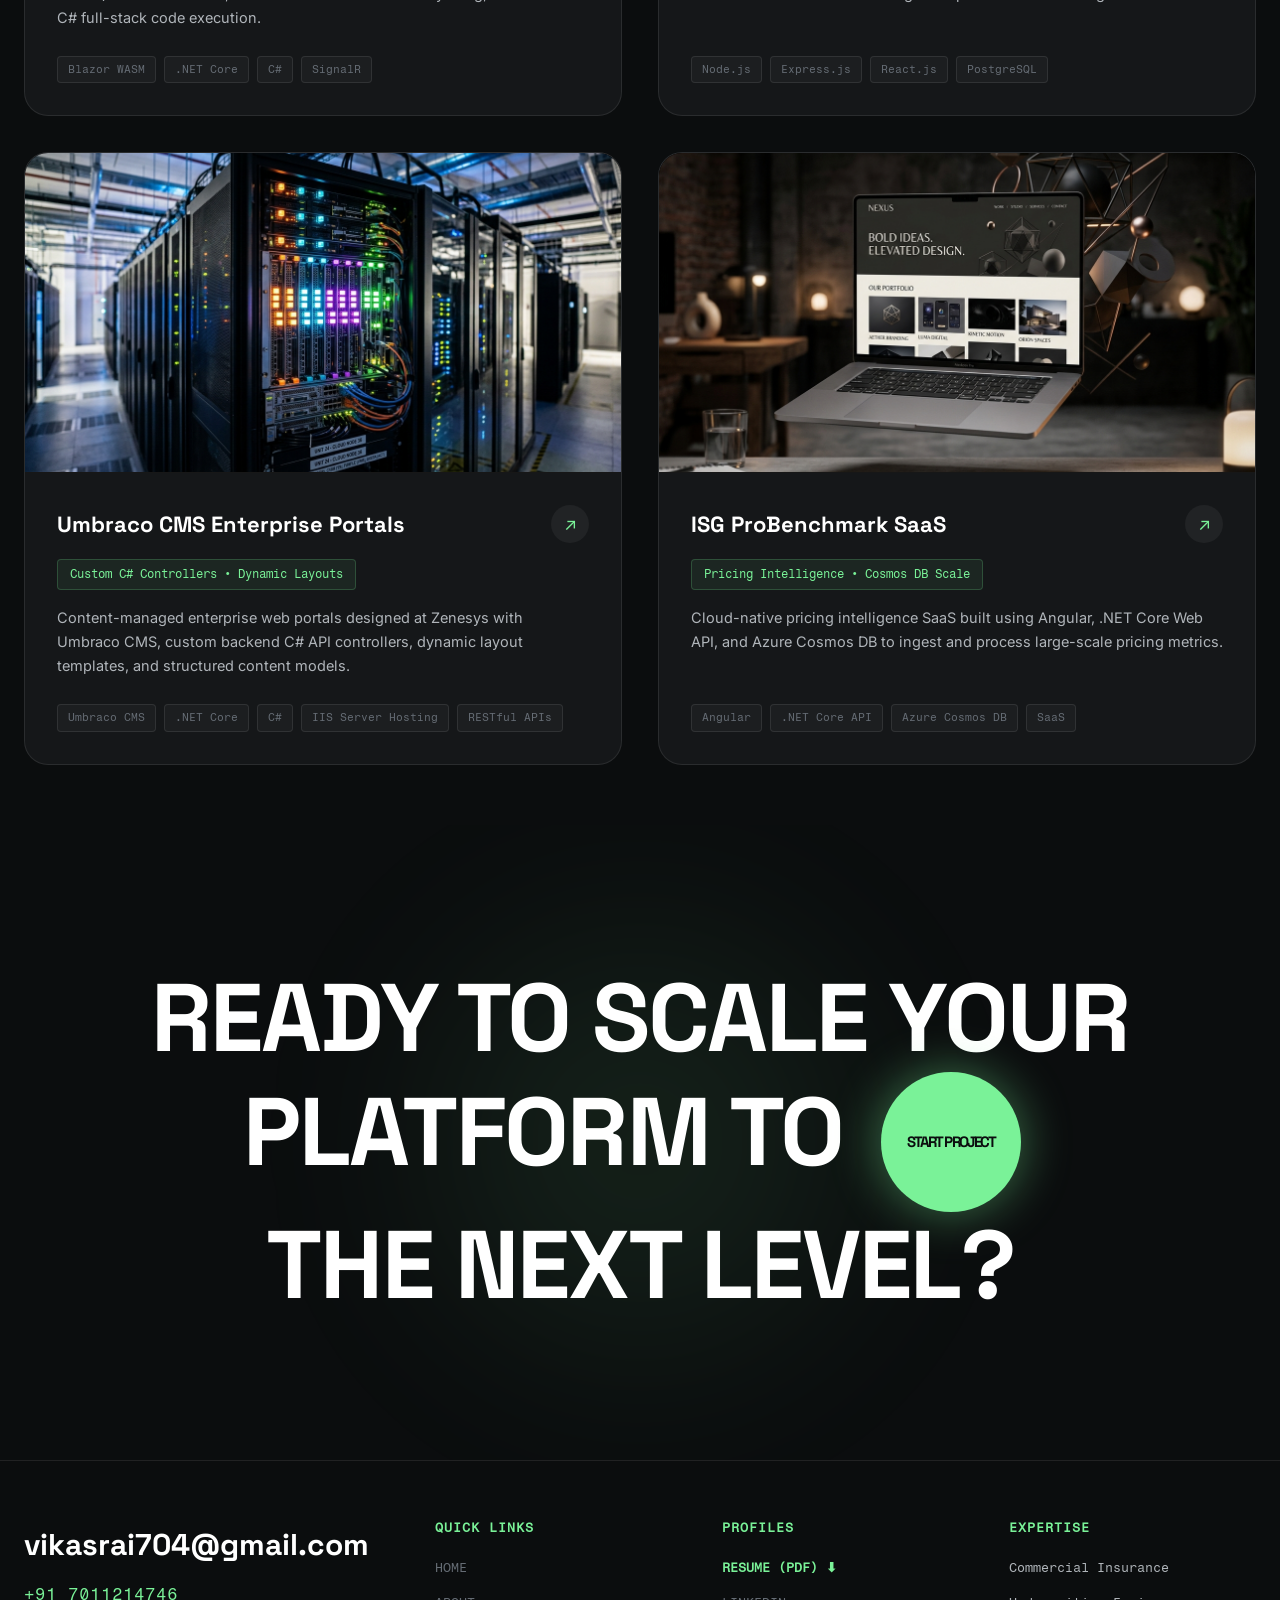
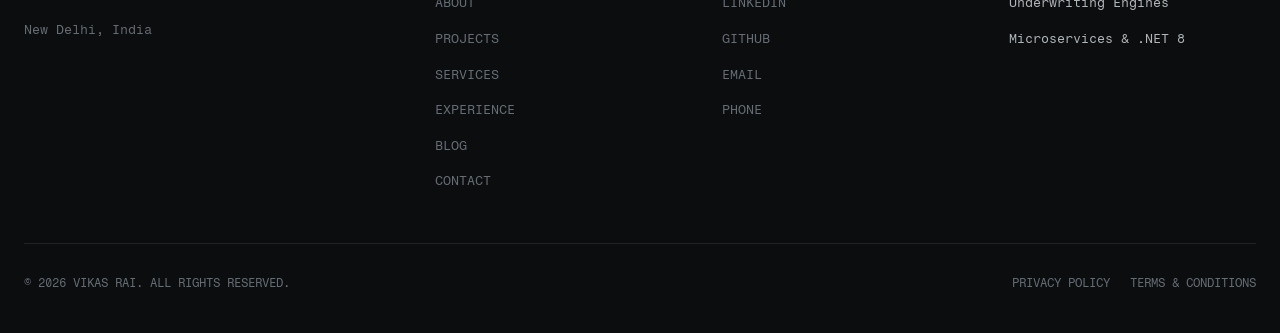
<file: projects.html>
<!DOCTYPE html>
<html lang="en">
<head>
  <meta charset="UTF-8">
  <meta name="viewport" content="width=device-width, initial-scale=1.0">
  <title>Projects – Vikas Rai | Senior Full Stack Developer &amp; System Architect</title>
  <meta name="description" content="Key highlighted enterprise projects engineered by Vikas Rai: Commercial Underwriting Workbench, Middy's E-Commerce, Hibousoft Blazor, Ourmithla, Umbraco CMS Portals, and ISG ProBenchmark SaaS.">
  <link rel="stylesheet" href="css/style.css">
  <link rel="icon" href="data:image/svg+xml,<svg xmlns='http://www.w3.org/2000/svg' viewBox='0 0 100 100'><text y='.9em' font-size='90'>⚡</text></svg>">
</head>
<body>

  <div class="bg-ambient-light" aria-hidden="true">
    <div class="ambient-orb ambient-orb-1"></div>
    <div class="ambient-orb ambient-orb-2"></div>
  </div>

  <header class="site-header">
    <div class="container header-container">
      <a href="/" class="brand-logo">
        <span class="brand-status-dot"></span>
        <span>VIKAS RAI</span>
      </a>

      <div style="display: flex; align-items: center; gap: 12px; position: relative;">
        <a href="/assets/Vikas_Rai_Resume.pdf" download="Vikas_Rai_Resume.pdf" target="_blank" class="header-resume-btn" title="Download Vikas Rai Resume PDF">
          <span>Resume</span>
          <span class="resume-icon">⬇</span>
        </a>

        <div style="position: relative;">
          <button id="menuToggleBtn" class="menu-toggle-btn" aria-expanded="false" aria-controls="menuDropdown">
            <span>Menu</span>
            <span class="chevron">&lt;&gt;</span>
          </button>

          <nav id="menuDropdown" class="menu-dropdown">
            <ul class="menu-nav-list">
              <li class="menu-nav-item"><a href="/">Home</a></li>
              <li class="menu-nav-item"><a href="/about">About</a></li>
              <li class="menu-nav-item"><a href="/projects">Projects</a></li>
              <li class="menu-nav-item"><a href="/#services">Services</a></li>
              <li class="menu-nav-item"><a href="/#experience">Experience</a></li>
              <li class="menu-nav-item"><a href="/blog">Blog</a></li>
              <li class="menu-nav-item"><a href="/contact">Contact</a></li>
              <li class="menu-nav-item" style="border-top: 1px solid rgba(0,0,0,0.08); margin-top: 6px; padding-top: 6px;">
                <a href="/assets/Vikas_Rai_Resume.pdf" download="Vikas_Rai_Resume.pdf" target="_blank" style="color: #0b9e38; font-weight: 700;">
                  Download CV ⬇
                </a>
              </li>
            </ul>
          </nav>
        </div>
      </div>
    </div>
  </header>

  <main style="padding-top: 140px;">
    <section class="container" style="margin-bottom: 60px;">
      <div class="devsync-section-header">
        <div>
          <span class="section-tag">// Enterprise Portfolio</span>
          <h1 class="section-title">
            MISSION-CRITICAL SYSTEMS &amp;<br>KEY HIGHLIGHTED PROJECTS
          </h1>
        </div>
      </div>

      <div class="devsync-code-divider" aria-hidden="true">
        <span class="divider-bracket">&lt;/</span>
        <div class="divider-line"></div>
        <span class="divider-bracket">&gt;</span>
      </div>

      <div class="projects-grid">
        <!-- Project 1: Commercial Underwriting Workbench -->
        <article class="project-card">
          <div class="project-thumbnail-wrapper">
            <img src="assets/images/service-datacenter.jpg" alt="Commercial Underwriting Workbench" class="project-thumbnail-img">
          </div>
          <div class="project-body">
            <div class="project-header-row">
              <h3 class="project-title">Commercial Underwriting Workbench</h3>
              <a href="https://github.com/VirtualRV" target="_blank" rel="noopener noreferrer" class="project-link-icon">↗</a>
            </div>
            <div class="project-metrics-badge">35% Lower Latency • 40% Query Speedup • AXA &amp; CHUBB</div>
            <p class="project-description">
              Core underwriting workbench and benchmarking engine powering global commercial insurance underwriters to evaluate policy risks, rating guidelines, and multi-tier approval workflows.
            </p>
            <div class="project-tags-list">
              <span class="project-tag-pill">.NET 8</span>
              <span class="project-tag-pill">Angular 21</span>
              <span class="project-tag-pill">Subscribe APIs</span>
              <span class="project-tag-pill">Microservices</span>
              <span class="project-tag-pill">SQL Server 2022</span>
            </div>
          </div>
        </article>

        <!-- Project 2: Middy's Enterprise E-Commerce -->
        <article class="project-card">
          <div class="project-thumbnail-wrapper">
            <img src="assets/images/project-lumin.jpg" alt="Middy's Enterprise E-Commerce" class="project-thumbnail-img">
          </div>
          <div class="project-body">
            <div class="project-header-row">
              <h3 class="project-title">Middy’s Enterprise E-Commerce</h3>
              <a href="https://github.com/VirtualRV" target="_blank" rel="noopener noreferrer" class="project-link-icon">↗</a>
            </div>
            <div class="project-metrics-badge">25% Faster Releases • Multi-Tier B2B Pricing</div>
            <p class="project-description">
              High-scale multi-tenant B2B &amp; B2C e-commerce platform built with React.js, ASP.NET Core, and Kentico CMS, serving thousands of active business buyers with custom contract pricing.
            </p>
            <div class="project-tags-list">
              <span class="project-tag-pill">React.js</span>
              <span class="project-tag-pill">ASP.NET Core</span>
              <span class="project-tag-pill">Kentico CMS</span>
              <span class="project-tag-pill">Azure App Services</span>
            </div>
          </div>
        </article>

        <!-- Project 3: Hibousoft Reactive Enterprise App -->
        <article class="project-card">
          <div class="project-thumbnail-wrapper">
            <img src="assets/images/service-coding.jpg" alt="Hibousoft Enterprise Platform" class="project-thumbnail-img">
          </div>
          <div class="project-body">
            <div class="project-header-row">
              <h3 class="project-title">Hibousoft Reactive Enterprise App</h3>
              <a href="https://github.com/VirtualRV" target="_blank" rel="noopener noreferrer" class="project-link-icon">↗</a>
            </div>
            <div class="project-metrics-badge">Unified C# Stack • Real-Time DOM Syncing</div>
            <p class="project-description">
              High-performance enterprise web application leveraging Blazor (Server &amp; WASM) for interactive UI, real-time client-server DOM syncing, and unified C# full-stack code execution.
            </p>
            <div class="project-tags-list">
              <span class="project-tag-pill">Blazor WASM</span>
              <span class="project-tag-pill">.NET Core</span>
              <span class="project-tag-pill">C#</span>
              <span class="project-tag-pill">SignalR</span>
            </div>
          </div>
        </article>

        <!-- Project 4: Ourmithla Full-Stack Platform -->
        <article class="project-card">
          <div class="project-thumbnail-wrapper">
            <img src="assets/images/project-techzo.jpg" alt="Ourmithla Platform" class="project-thumbnail-img">
          </div>
          <div class="project-body">
            <div class="project-header-row">
              <h3 class="project-title">Ourmithla Full-Stack Platform</h3>
              <a href="https://github.com/VirtualRV" target="_blank" rel="noopener noreferrer" class="project-link-icon">↗</a>
            </div>
            <div class="project-metrics-badge">Low FCP • Asynchronous API Pipeline</div>
            <p class="project-description">
              Full-stack platform featuring Node.js asynchronous API microservices and React SPA UI with fast rendering and optimized state management.
            </p>
            <div class="project-tags-list">
              <span class="project-tag-pill">Node.js</span>
              <span class="project-tag-pill">Express.js</span>
              <span class="project-tag-pill">React.js</span>
              <span class="project-tag-pill">PostgreSQL</span>
            </div>
          </div>
        </article>

        <!-- Project 5: Umbraco CMS Enterprise Portals -->
        <article class="project-card">
          <div class="project-thumbnail-wrapper">
            <img src="assets/images/service-datacenter.jpg" alt="Umbraco CMS Portals" class="project-thumbnail-img">
          </div>
          <div class="project-body">
            <div class="project-header-row">
              <h3 class="project-title">Umbraco CMS Enterprise Portals</h3>
              <a href="https://github.com/VirtualRV" target="_blank" rel="noopener noreferrer" class="project-link-icon">↗</a>
            </div>
            <div class="project-metrics-badge">Custom C# Controllers • Dynamic Layouts</div>
            <p class="project-description">
              Content-managed enterprise web portals designed at Zenesys with Umbraco CMS, custom backend C# API controllers, dynamic layout templates, and structured content models.
            </p>
            <div class="project-tags-list">
              <span class="project-tag-pill">Umbraco CMS</span>
              <span class="project-tag-pill">.NET Core</span>
              <span class="project-tag-pill">C#</span>
              <span class="project-tag-pill">IIS Server Hosting</span>
              <span class="project-tag-pill">RESTful APIs</span>
            </div>
          </div>
        </article>

        <!-- Project 6: ISG ProBenchmark SaaS -->
        <article class="project-card">
          <div class="project-thumbnail-wrapper">
            <img src="assets/images/project-lumin.jpg" alt="ISG ProBenchmark SaaS" class="project-thumbnail-img">
          </div>
          <div class="project-body">
            <div class="project-header-row">
              <h3 class="project-title">ISG ProBenchmark SaaS</h3>
              <a href="https://github.com/VirtualRV" target="_blank" rel="noopener noreferrer" class="project-link-icon">↗</a>
            </div>
            <div class="project-metrics-badge">Pricing Intelligence • Cosmos DB Scale</div>
            <p class="project-description">
              Cloud-native pricing intelligence SaaS built using Angular, .NET Core Web API, and Azure Cosmos DB to ingest and process large-scale pricing metrics.
            </p>
            <div class="project-tags-list">
              <span class="project-tag-pill">Angular</span>
              <span class="project-tag-pill">.NET Core API</span>
              <span class="project-tag-pill">Azure Cosmos DB</span>
              <span class="project-tag-pill">SaaS</span>
            </div>
          </div>
        </article>
      </div>
    </section>

    <!-- DevSync Signature Footer CTA -->
    <section class="cta-banner-section">
      <div class="ambient-orb-cta" aria-hidden="true"></div>
      <div class="container">
        <div class="cta-headline-wrapper">
          <h2 class="cta-giant-title">
            READY TO SCALE YOUR<br>
            PLATFORM TO <a href="/contact" class="cta-round-badge"><span>Start Project</span></a><br>
            THE NEXT LEVEL?
          </h2>
        </div>
      </div>
    </section>
  </main>

  <footer class="site-footer">
    <div class="container">
      <div class="footer-top-grid">
        <div class="footer-brand-col">
          <div class="footer-email-text">vikasrai704@gmail.com</div>
          <div class="footer-phone-text">+91 7011214746</div>
          <div style="font-family: var(--font-mono); font-size: 13px; color: var(--text-muted);">New Delhi, India</div>
        </div>
        <div class="footer-nav-col">
          <h4>Quick links</h4>
          <ul>
            <li><a href="/">HOME</a></li>
            <li><a href="/about">ABOUT</a></li>
            <li><a href="/projects">PROJECTS</a></li>
            <li><a href="/#services">SERVICES</a></li>
            <li><a href="/#experience">EXPERIENCE</a></li>
            <li><a href="/blog">BLOG</a></li>
            <li><a href="/contact">CONTACT</a></li>
          </ul>
        </div>
        <div class="footer-nav-col">
          <h4>Profiles</h4>
          <ul>
            <li><a href="/assets/Vikas_Rai_Resume.pdf" download="Vikas_Rai_Resume.pdf" target="_blank" style="color: var(--accent-green); font-weight: 600;">RESUME (PDF) ⬇</a></li>
            <li><a href="https://linkedin.com/in/virtualvr" target="_blank" rel="noopener noreferrer">LINKEDIN</a></li>
            <li><a href="https://github.com/VirtualRV" target="_blank" rel="noopener noreferrer">GITHUB</a></li>
            <li><a href="mailto:vikasrai704@gmail.com">EMAIL</a></li>
            <li><a href="tel:+917011214746">PHONE</a></li>
          </ul>
        </div>
        <div class="footer-nav-col">
          <h4>Expertise</h4>
          <ul>
            <li><span style="color: var(--text-secondary); font-size: 13px; font-family: var(--font-mono);">Commercial Insurance</span></li>
            <li><span style="color: var(--text-secondary); font-size: 13px; font-family: var(--font-mono);">Underwriting Engines</span></li>
            <li><span style="color: var(--text-secondary); font-size: 13px; font-family: var(--font-mono);">Microservices &amp; .NET 8</span></li>
          </ul>
        </div>
      </div>
      <div class="footer-bottom-bar">
        <div>&copy; 2026 VIKAS RAI. ALL RIGHTS RESERVED.</div>
        <div class="footer-legal-links">
          <a href="#">PRIVACY POLICY</a>
          <a href="#">TERMS &amp; CONDITIONS</a>
        </div>
      </div>
    </div>
  </footer>

  <script src="js/portfolio-data.js"></script>
  <script src="js/main.js"></script>
</body>
</html>
</file>
<file: css/style.css>
/* ==========================================================================
   DevSync Portfolio Design System — Authentic Framer Parity
   Crafted for Vikas Rai | Senior Full Stack Developer & System Architect
   ========================================================================== */

@import url('https://fonts.googleapis.com/css2?family=Fragment+Mono:ital@0;1&family=Inter:wght@300;400;500;600;700&family=Space+Grotesk:wght@400;500;600;700&display=swap');

:root {
  /* Color Tokens */
  --bg-main: #0B0D0E;
  --bg-elevated: #111315;
  --bg-card: #151719;
  --bg-card-hover: #1A1D20;
  --bg-glass: rgba(15, 17, 19, 0.85);
  
  --border-subtle: rgba(255, 255, 255, 0.09);
  --border-strong: rgba(255, 255, 255, 0.18);
  --border-accent: rgba(122, 242, 152, 0.5);
  
  --text-primary: #FFFFFF;
  --text-secondary: #B0B5BA;
  --text-muted: #656C74;
  --text-dark: #1F2327;
  
  --accent-green: #7AF298;
  --accent-green-hover: #9bfcb5;
  --accent-green-bright: #38E57C;
  --accent-glow: rgba(122, 242, 152, 0.32);
  --accent-glow-subtle: rgba(122, 242, 152, 0.1);
  
  /* Typography */
  --font-display: 'Space Grotesk', -apple-system, BlinkMacSystemFont, sans-serif;
  --font-mono: 'Fragment Mono', 'SF Mono', Consolas, monospace;
  --font-body: 'Inter', -apple-system, BlinkMacSystemFont, sans-serif;
  
  /* Layout & Spring Physics */
  --container-max: 1320px;
  --section-spacing: 120px;
  --spring-physics: cubic-bezier(0.16, 1, 0.3, 1);
  --transition-smooth: all 0.4s var(--spring-physics);
  --transition-fast: all 0.2s ease;
  
  --radius-sm: 8px;
  --radius-md: 14px;
  --radius-lg: 24px;
  --radius-pill: 9999px;
}

/* Reset & Base */
*, *::before, *::after {
  box-sizing: border-box;
  margin: 0;
  padding: 0;
}

html {
  scroll-behavior: smooth;
  color-scheme: dark;
  background-color: var(--bg-main);
  font-family: var(--font-body);
  color: var(--text-primary);
  -webkit-font-smoothing: antialiased;
  -moz-osx-font-smoothing: grayscale;
}

body {
  background-color: var(--bg-main);
  color: var(--text-primary);
  line-height: 1.6;
  overflow-x: hidden;
  position: relative;
  min-height: 100vh;
}

/* Subtle SVG Noise Texture Overlay — Authentic Studio Framer Tactile Quality */
body::before {
  content: "";
  position: fixed;
  top: 0;
  left: 0;
  width: 100vw;
  height: 100vh;
  pointer-events: none;
  z-index: 999;
  opacity: 0.035;
  background-image: url("data:image/svg+xml,%3Csvg viewBox='0 0 200 200' xmlns='http://www.w3.org/2000/svg'%3E%3Cfilter id='noiseFilter'%3E%3CfeTurbulence type='fractalNoise' baseFrequency='0.8' numOctaves='3' stitchTiles='stitch'/%3E%3C/filter%3E%3Crect width='100%25' height='100%25' filter='url(%23noiseFilter)'/%3E%3C/svg%3E");
}

/* Custom Interactive Cursor */
.custom-cursor-dot {
  position: fixed;
  top: 0;
  left: 0;
  width: 8px;
  height: 8px;
  background-color: var(--accent-green);
  border-radius: 50%;
  pointer-events: none;
  z-index: 99999;
  transform: translate(-50%, -50%);
  transition: opacity 0.2s ease, transform 0.1s ease;
  box-shadow: 0 0 12px var(--accent-green);
}

.custom-cursor-follower {
  position: fixed;
  top: 0;
  left: 0;
  width: 38px;
  height: 38px;
  border: 1.5px solid rgba(122, 242, 152, 0.4);
  border-radius: 50%;
  pointer-events: none;
  z-index: 99998;
  transform: translate(-50%, -50%);
  transition: width 0.3s var(--spring-physics), height 0.3s var(--spring-physics), border-color 0.2s ease, background-color 0.2s ease;
}

.custom-cursor-follower.hovering {
  width: 60px;
  height: 60px;
  background-color: rgba(122, 242, 152, 0.08);
  border-color: var(--accent-green);
  box-shadow: 0 0 24px rgba(122, 242, 152, 0.2);
}

@media (hover: none) {
  .custom-cursor-dot,
  .custom-cursor-follower {
    display: none !important;
  }
}

/* Ambient Background Orbs */
.bg-ambient-light {
  position: fixed;
  top: 0;
  left: 0;
  width: 100%;
  height: 100%;
  pointer-events: none;
  z-index: 0;
  overflow: hidden;
}

.ambient-orb {
  position: absolute;
  border-radius: 50%;
  filter: blur(140px);
  pointer-events: none;
  animation: ambient-drift 18s ease-in-out infinite alternate;
}

.ambient-orb-1 {
  width: 750px;
  height: 750px;
  top: -180px;
  left: 50%;
  transform: translateX(-50%);
  background: radial-gradient(circle, var(--accent-glow) 0%, rgba(122, 242, 152, 0) 70%);
  opacity: 0.28;
}

.ambient-orb-2 {
  width: 650px;
  height: 650px;
  bottom: 20%;
  right: -120px;
  background: radial-gradient(circle, rgba(56, 229, 124, 0.16) 0%, rgba(37, 99, 235, 0) 70%);
  opacity: 0.18;
}

@keyframes ambient-drift {
  0% { transform: translate(-50%, 0) scale(1); }
  50% { transform: translate(-48%, 30px) scale(1.08); }
  100% { transform: translate(-52%, -20px) scale(0.95); }
}

/* Typography Presets */
h1, h2, h3, h4, h5, h6 {
  font-family: var(--font-display);
  color: var(--text-primary);
  font-weight: 700;
  line-height: 1.15;
}

p {
  color: var(--text-secondary);
  font-size: 16px;
  line-height: 1.7;
}

a {
  color: inherit;
  text-decoration: none;
  transition: var(--transition-fast);
}

.container {
  width: 100%;
  max-width: var(--container-max);
  margin: 0 auto;
  padding: 0 24px;
  position: relative;
  z-index: 2;
}

/* Section Header Structure (DevSync Parity) */
.devsync-section-header {
  display: flex;
  justify-content: space-between;
  align-items: flex-end;
  margin-bottom: 24px;
  flex-wrap: wrap;
  gap: 20px;
}

.section-tag {
  display: inline-block;
  font-family: var(--font-mono);
  font-size: 14px;
  color: var(--accent-green);
  letter-spacing: 0.05em;
  margin-bottom: 8px;
}

.section-title {
  font-size: clamp(34px, 5.2vw, 68px);
  line-height: 1.05;
  font-weight: 700;
  text-transform: uppercase;
  letter-spacing: -0.02em;
}

/* Framer Code Divider: <// ------------------------ > */
.devsync-code-divider {
  display: flex;
  align-items: center;
  gap: 16px;
  margin: 24px 0 60px 0;
  color: var(--accent-green);
  font-family: var(--font-mono);
  font-size: 14px;
}

.divider-bracket {
  color: var(--accent-green);
  opacity: 0.85;
  font-weight: 600;
}

.divider-line {
  flex: 1;
  height: 1px;
  background: linear-gradient(90deg, var(--accent-green) 0%, rgba(255, 255, 255, 0.12) 20%, rgba(255, 255, 255, 0.06) 80%, var(--accent-green) 100%);
  position: relative;
}

/* Primary Button with Framer Glow Sheen */
.btn-primary {
  display: inline-flex;
  align-items: center;
  justify-content: center;
  gap: 10px;
  background-color: var(--accent-green);
  color: #0B0D0E;
  font-family: var(--font-display);
  font-size: 15px;
  font-weight: 700;
  padding: 14px 28px;
  border-radius: var(--radius-pill);
  border: none;
  cursor: pointer;
  position: relative;
  overflow: hidden;
  transition: transform 0.3s var(--spring-physics), box-shadow 0.3s ease, background-color 0.2s ease;
  box-shadow: 0 0 25px rgba(122, 242, 152, 0.3);
  text-decoration: none;
}

.btn-primary:hover {
  background-color: var(--accent-green-hover);
  transform: translateY(-2px) scale(1.02);
  box-shadow: 0 0 35px rgba(122, 242, 152, 0.55);
}

.btn-primary:active {
  transform: translateY(0) scale(0.98);
}

/* Header & Navigation Bar */
.site-header {
  position: fixed;
  top: 0;
  left: 0;
  width: 100%;
  z-index: 1000;
  padding: 22px 0;
  transition: var(--transition-smooth);
}

.site-header.scrolled {
  background-color: rgba(11, 13, 14, 0.88);
  backdrop-filter: blur(20px);
  -webkit-backdrop-filter: blur(20px);
  border-bottom: 1px solid var(--border-subtle);
  padding: 14px 0;
}

.header-container {
  display: flex;
  justify-content: space-between;
  align-items: center;
}

.brand-logo {
  font-family: var(--font-display);
  font-size: 17px;
  font-weight: 700;
  letter-spacing: 0.06em;
  color: var(--text-primary);
  display: flex;
  align-items: center;
  gap: 10px;
}

.brand-status-dot {
  width: 8px;
  height: 8px;
  background-color: var(--accent-green);
  border-radius: 50%;
  display: inline-block;
  box-shadow: 0 0 10px var(--accent-green);
  animation: pulse-dot 2s infinite ease-in-out;
}

@keyframes pulse-dot {
  0%, 100% { opacity: 1; transform: scale(1); box-shadow: 0 0 10px var(--accent-green); }
  50% { opacity: 0.45; transform: scale(0.85); box-shadow: 0 0 4px var(--accent-green); }
}

.header-resume-btn {
  display: inline-flex;
  align-items: center;
  gap: 8px;
  background-color: rgba(255, 255, 255, 0.08);
  color: #FFFFFF;
  border: 1px solid rgba(255, 255, 255, 0.16);
  font-family: var(--font-display);
  font-size: 13px;
  font-weight: 600;
  padding: 9px 18px;
  border-radius: var(--radius-pill);
  transition: var(--transition-smooth);
  backdrop-filter: blur(10px);
  text-decoration: none;
  z-index: 1100;
}

.header-resume-btn:hover {
  background-color: var(--accent-green);
  color: #000000;
  border-color: var(--accent-green);
  box-shadow: 0 0 22px rgba(122, 242, 152, 0.4);
  transform: translateY(-1px);
}

.header-resume-btn .resume-icon {
  font-size: 12px;
  transition: transform 0.2s ease;
}

.header-resume-btn:hover .resume-icon {
  transform: translateY(2px);
}

.menu-toggle-btn {
  display: flex;
  align-items: center;
  gap: 10px;
  background-color: rgba(255, 255, 255, 0.96);
  color: #000000;
  font-family: var(--font-display);
  font-size: 14px;
  font-weight: 600;
  padding: 10px 20px;
  border-radius: var(--radius-pill);
  border: none;
  transition: var(--transition-smooth);
  cursor: pointer;
  position: relative;
  z-index: 1100;
}

.menu-toggle-btn:hover {
  background-color: #FFFFFF;
  box-shadow: 0 4px 25px rgba(255, 255, 255, 0.35);
  transform: translateY(-1px);
}

.menu-toggle-btn .chevron {
  font-family: var(--font-mono);
  font-size: 13px;
  transition: transform 0.3s var(--spring-physics);
}

.menu-toggle-btn.open .chevron {
  transform: rotate(180deg);
}

.menu-dropdown {
  position: absolute;
  top: 72px;
  right: 24px;
  width: 220px;
  background-color: #FFFFFF;
  border-radius: var(--radius-md);
  padding: 12px 0;
  box-shadow: 0 24px 50px rgba(0, 0, 0, 0.7);
  opacity: 0;
  visibility: hidden;
  transform: translateY(-12px) scale(0.96);
  transform-origin: top right;
  transition: all 0.28s var(--spring-physics);
  z-index: 1050;
}

.menu-dropdown.active {
  opacity: 1;
  visibility: visible;
  transform: translateY(0) scale(1);
}

.menu-nav-list {
  list-style: none;
}

.menu-nav-item a {
  display: block;
  padding: 11px 22px;
  font-family: var(--font-display);
  font-size: 14px;
  font-weight: 500;
  color: #111111;
  transition: background 0.15s ease, color 0.15s ease, transform 0.15s ease;
}

.menu-nav-item a:hover {
  background-color: #f1f3f4;
  color: #000000;
  transform: translateX(4px);
}

/* ==========================================================================
   Hero Section — Seamless Organic Developer Cutout & Display Typography
   ========================================================================== */
.hero-section {
  min-height: 100vh;
  display: flex;
  flex-direction: column;
  justify-content: center;
  position: relative;
  padding-top: 110px;
  padding-bottom: 40px;
  overflow: hidden;
}

.hero-content-wrapper {
  display: flex;
  flex-direction: column;
  align-items: center;
  text-align: center;
  position: relative;
  width: 100%;
}

.hero-greeting {
  font-family: var(--font-body);
  font-size: clamp(15px, 1.8vw, 19px);
  font-weight: 500;
  color: var(--text-primary);
  margin-bottom: 12px;
  display: flex;
  align-items: center;
  justify-content: center;
  gap: 8px;
}

.hero-display-name {
  font-size: clamp(56px, 11.5vw, 170px);
  line-height: 0.92;
  font-weight: 700;
  color: var(--accent-green);
  text-transform: uppercase;
  letter-spacing: -0.035em;
  margin-bottom: -15px;
  z-index: 1;
  position: relative;
  text-shadow: 0 0 80px rgba(122, 242, 152, 0.25);
}

/* Seamless Portrait Cutout with Aura — Zero Hard Box Borders */
.hero-portrait-container {
  position: relative;
  width: 100%;
  max-width: 530px;
  margin: -20px auto 20px;
  z-index: 2;
}

.hero-aura-glow {
  position: absolute;
  top: 48%;
  left: 50%;
  transform: translate(-50%, -50%);
  width: 500px;
  height: 500px;
  border-radius: 50%;
  background: radial-gradient(circle, var(--accent-glow) 0%, rgba(122, 242, 152, 0.06) 65%, transparent 75%);
  filter: blur(55px);
  pointer-events: none;
  z-index: 0;
}

.hero-portrait-img {
  width: 100%;
  height: 530px;
  object-fit: cover;
  object-position: center top;
  position: relative;
  z-index: 1;
  /* Crisp full-fidelity core with organic soft radial fade dissolving edges seamlessly */
  mask-image: radial-gradient(ellipse 52% 50% at 50% 47%, black 38%, rgba(0, 0, 0, 0.9) 56%, rgba(0, 0, 0, 0.25) 72%, transparent 88%);
  -webkit-mask-image: radial-gradient(ellipse 52% 50% at 50% 47%, black 38%, rgba(0, 0, 0, 0.9) 56%, rgba(0, 0, 0, 0.25) 72%, transparent 88%);
  filter: contrast(1.05) brightness(1.02) saturate(1.05);
  image-rendering: -webkit-optimize-contrast;
  border: none;
}

.hero-lower-grid {
  display: grid;
  grid-template-columns: 1fr auto 1.2fr;
  align-items: flex-end;
  width: 100%;
  margin-top: 15px;
  gap: 24px;
}

.hero-contact-side {
  text-align: left;
  font-family: var(--font-mono);
  font-size: 14px;
  color: var(--text-primary);
  display: flex;
  flex-direction: column;
  gap: 8px;
}

.hero-contact-side a {
  color: var(--text-primary);
  opacity: 0.9;
}

.hero-contact-side a:hover {
  color: var(--accent-green);
  opacity: 1;
}

.hero-scroll-indicator {
  display: flex;
  flex-direction: column;
  align-items: center;
  gap: 12px;
  color: var(--text-muted);
  font-family: var(--font-mono);
  font-size: 11px;
  letter-spacing: 0.18em;
  text-transform: uppercase;
}

.hero-scroll-indicator .scroll-line {
  width: 1px;
  height: 60px;
  background: linear-gradient(to bottom, var(--accent-green), rgba(255, 255, 255, 0.08));
  animation: scroll-pulse 2s infinite ease-in-out;
}

@keyframes scroll-pulse {
  0%, 100% { opacity: 0.25; transform: scaleY(0.7); }
  50% { opacity: 1; transform: scaleY(1); }
}

.hero-info-side {
  text-align: right;
  display: flex;
  flex-direction: column;
  align-items: flex-end;
  gap: 16px;
}

.hero-bio-snippet {
  max-width: 440px;
  font-size: 14px;
  line-height: 1.65;
  color: var(--text-secondary);
}

.hero-social-links {
  display: flex;
  gap: 16px;
  font-family: var(--font-mono);
  font-size: 13px;
  flex-wrap: wrap;
  justify-content: flex-end;
}

.hero-social-links a {
  color: var(--text-secondary);
}

.hero-social-links a:hover {
  color: var(--accent-green);
}

/* ==========================================================================
   Signature Framer Marquee + Overlaid Tilted Polaroid Photo Stack
   ========================================================================== */
.marquee-showcase-container {
  position: relative;
  width: 100%;
  padding: 100px 0 120px;
  background-color: var(--bg-main);
  overflow: hidden;
  border-top: 1px solid var(--border-subtle);
  border-bottom: 1px solid var(--border-subtle);
  mask-image: linear-gradient(to right, transparent, black 12%, black 88%, transparent);
  -webkit-mask-image: linear-gradient(to right, transparent, black 12%, black 88%, transparent);
}

.marquee-track {
  display: flex;
  white-space: nowrap;
  gap: 3rem;
  width: max-content;
  animation: marquee-scroll 32s linear infinite;
  user-select: none;
}

.marquee-item {
  display: inline-flex;
  align-items: center;
  gap: 2.5rem;
  font-family: var(--font-display);
  font-size: clamp(48px, 9vw, 120px);
  font-weight: 700;
  text-transform: uppercase;
  color: rgba(255, 255, 255, 0.12);
  letter-spacing: -0.02em;
}

.marquee-item .star {
  color: var(--accent-green);
  font-size: 0.75em;
  opacity: 0.8;
}

@keyframes marquee-scroll {
  0% { transform: translateX(0); }
  100% { transform: translateX(-50%); }
}

/* Overlaid Tilted Polaroid Stack with 3D Parallax Tilt */
.polaroid-stack-overlay {
  position: absolute;
  top: 50%;
  left: 50%;
  transform: translate(-50%, -50%);
  z-index: 10;
  perspective: 1200px;
  pointer-events: auto;
  cursor: grab;
}

.polaroid-card {
  position: relative;
  width: 290px;
  background: #191818;
  border: 1px solid rgba(255, 255, 255, 0.14);
  padding: 12px 12px 28px 12px;
  border-radius: 6px;
  box-shadow: 0 30px 70px rgba(0, 0, 0, 0.85), 0 0 30px rgba(122, 242, 152, 0.1);
  transition: transform 0.5s var(--spring-physics), box-shadow 0.4s ease;
  transform: rotate(-7deg);
}

.polaroid-card-back {
  position: absolute;
  top: -15px;
  left: 15px;
  width: 290px;
  background: #111111;
  border: 1px solid rgba(255, 255, 255, 0.08);
  padding: 12px 12px 28px 12px;
  border-radius: 6px;
  box-shadow: 0 20px 50px rgba(0, 0, 0, 0.7);
  transform: rotate(6deg);
  z-index: -1;
  pointer-events: none;
}

.polaroid-img {
  width: 100%;
  height: 250px;
  object-fit: cover;
  border-radius: 4px;
}

.polaroid-caption {
  font-family: var(--font-mono);
  font-size: 11px;
  color: var(--accent-green);
  margin-top: 12px;
  text-align: center;
  letter-spacing: 0.08em;
}

.polaroid-stack-overlay:hover .polaroid-card {
  transform: rotate(-2deg) scale(1.05);
  box-shadow: 0 35px 80px rgba(0, 0, 0, 0.9), 0 0 45px rgba(122, 242, 152, 0.2);
}

/* ==========================================================================
   True Framer Mouse Spotlight on Cards
   ========================================================================== */
.spotlight-card,
.project-card,
.process-card,
.skill-category-block,
.experience-box,
.cert-card,
.accordion-item,
.partner-logo-item,
.faq-item,
.testimonial-container-box {
  position: relative;
  background-color: var(--bg-card);
  border: 1px solid var(--border-subtle);
  border-radius: var(--radius-md);
  overflow: hidden;
  transition: transform 0.4s var(--spring-physics), border-color 0.3s ease, box-shadow 0.4s ease;
}

/* Radial spotlight following mouse position */
.spotlight-card::before,
.project-card::before,
.process-card::before,
.skill-category-block::before,
.experience-box::before,
.cert-card::before,
.accordion-item::before,
.partner-logo-item::before,
.faq-item::before,
.testimonial-container-box::before {
  content: '';
  position: absolute;
  inset: -1px;
  background: radial-gradient(
    600px circle at var(--mouse-x, -500px) var(--mouse-y, -500px),
    rgba(122, 242, 152, 0.15),
    transparent 45%
  );
  border-radius: inherit;
  pointer-events: none;
  opacity: 0;
  transition: opacity 0.4s ease;
  z-index: 1;
}

.spotlight-card:hover::before,
.project-card:hover::before,
.process-card:hover::before,
.skill-category-block:hover::before,
.experience-box:hover::before,
.cert-card:hover::before,
.accordion-item:hover::before,
.partner-logo-item:hover::before,
.faq-item:hover::before,
.testimonial-container-box:hover::before {
  opacity: 1;
}

.spotlight-card:hover,
.project-card:hover,
.process-card:hover,
.skill-category-block:hover,
.experience-box:hover,
.cert-card:hover,
.partner-logo-item:hover,
.faq-item:hover {
  border-color: rgba(122, 242, 152, 0.45);
  box-shadow: 0 16px 40px rgba(0, 0, 0, 0.6), 0 0 30px rgba(122, 242, 152, 0.08);
}

/* Ensure inner content remains on top of spotlight */
.project-card > *,
.process-card > *,
.skill-category-block > *,
.experience-box > *,
.cert-card > *,
.accordion-item > *,
.faq-item > * {
  position: relative;
  z-index: 2;
}

/* ==========================================================================
   About & Narrative Section with Styled <p> Brackets
   ========================================================================== */
.about-skills-section {
  padding: var(--section-spacing) 0;
  position: relative;
}

.about-skills-grid {
  display: grid;
  grid-template-columns: 1.2fr 1fr;
  gap: 60px;
  align-items: start;
  margin-bottom: 80px;
}

.skills-column {
  display: flex;
  flex-direction: column;
  gap: 28px;
}

.skill-category-block {
  padding: 22px 24px;
}

.skill-cat-header {
  display: flex;
  justify-content: space-between;
  align-items: center;
  margin-bottom: 14px;
}

.skill-cat-name {
  font-size: 18px;
  font-weight: 600;
  font-family: var(--font-display);
  color: var(--text-primary);
}

.skill-code-badge {
  font-family: var(--font-mono);
  font-size: 13px;
  color: var(--accent-green);
  background: rgba(122, 242, 152, 0.08);
  padding: 3px 8px;
  border-radius: 4px;
  border: 1px solid rgba(122, 242, 152, 0.2);
}

.skill-chips-list {
  display: flex;
  flex-wrap: wrap;
  gap: 8px;
}

.skill-chip {
  font-family: var(--font-mono);
  font-size: 12px;
  color: var(--text-secondary);
  background: rgba(255, 255, 255, 0.04);
  padding: 6px 12px;
  border-radius: var(--radius-sm);
  border: 1px solid var(--border-subtle);
  transition: var(--transition-fast);
}

.skill-chip:hover {
  color: var(--accent-green);
  border-color: var(--accent-green);
  background: rgba(122, 242, 152, 0.06);
}

.about-narrative-column {
  display: flex;
  flex-direction: column;
  gap: 28px;
  position: sticky;
  top: 120px;
}

.code-bracket-display {
  font-family: var(--font-display);
  font-size: clamp(24px, 3.2vw, 42px);
  font-weight: 700;
  line-height: 1.25;
  color: var(--text-primary);
  text-transform: uppercase;
}

.code-tag {
  color: var(--accent-green);
  font-family: var(--font-mono);
  font-size: 0.7em;
  opacity: 0.85;
}

.code-bracket-display .highlight {
  color: var(--accent-green);
}

.about-subtext {
  font-size: 16px;
  line-height: 1.8;
  color: var(--text-secondary);
}

/* Stats Counter Row */
.stats-counter-row {
  display: grid;
  grid-template-columns: repeat(3, 1fr);
  gap: 32px;
  padding-top: 40px;
  border-top: 1px solid var(--border-subtle);
}

.stat-card {
  display: flex;
  flex-direction: column;
  gap: 8px;
}

.stat-number {
  font-family: var(--font-display);
  font-size: clamp(48px, 6vw, 76px);
  font-weight: 700;
  color: var(--accent-green);
  line-height: 1;
}

.stat-label {
  font-size: 14px;
  color: var(--text-secondary);
  font-family: var(--font-mono);
}

/* ==========================================================================
   Experience Section — Interactive Accordion with Full Resume Bullets
   ========================================================================== */
.experience-section {
  padding: var(--section-spacing) 0;
  position: relative;
}

.experience-accordion-list {
  display: flex;
  flex-direction: column;
  gap: 20px;
}

.experience-item {
  border: 1px solid var(--border-subtle);
  border-radius: var(--radius-md);
  background-color: var(--bg-card);
  overflow: hidden;
  transition: border-color 0.3s ease, box-shadow 0.3s ease;
}

.experience-item.active {
  border-color: var(--border-accent);
  box-shadow: 0 10px 40px rgba(0, 0, 0, 0.7), 0 0 25px rgba(122, 242, 152, 0.08);
}

.experience-header-btn {
  width: 100%;
  display: flex;
  justify-content: space-between;
  align-items: center;
  padding: 26px 30px;
  background: transparent;
  border: none;
  color: var(--text-primary);
  text-align: left;
  cursor: pointer;
  gap: 20px;
  transition: background 0.2s ease;
}

.experience-header-btn:hover {
  background: rgba(255, 255, 255, 0.02);
}

.exp-role-title {
  font-family: var(--font-display);
  font-size: clamp(20px, 2.4vw, 26px);
  font-weight: 700;
  margin-bottom: 6px;
  display: flex;
  align-items: center;
  gap: 12px;
  flex-wrap: wrap;
}

.exp-company-badge {
  font-family: var(--font-mono);
  font-size: 13px;
  color: var(--accent-green);
  background: rgba(122, 242, 152, 0.08);
  padding: 4px 10px;
  border-radius: 4px;
  font-weight: 400;
  border: 1px solid rgba(122, 242, 152, 0.2);
}

.exp-period-text {
  font-family: var(--font-mono);
  font-size: 14px;
  color: var(--text-muted);
  white-space: nowrap;
}

.exp-toggle-icon {
  width: 36px;
  height: 36px;
  display: flex;
  align-items: center;
  justify-content: center;
  border-radius: 50%;
  background: rgba(255, 255, 255, 0.05);
  color: var(--accent-green);
  font-family: var(--font-mono);
  font-size: 18px;
  flex-shrink: 0;
  transition: transform 0.3s var(--spring-physics), background-color 0.2s ease;
}

.experience-item.active .exp-toggle-icon {
  transform: rotate(45deg);
  background: var(--accent-green);
  color: #0B0D0E;
}

.experience-collapse-body {
  max-height: 0;
  overflow: hidden;
  transition: max-height 0.4s var(--spring-physics), padding 0.3s ease;
  padding: 0 30px;
}

.experience-item.active .experience-collapse-body {
  max-height: 800px;
  padding: 0 30px 30px 30px;
  border-top: 1px solid var(--border-subtle);
}

.exp-project-name {
  font-family: var(--font-mono);
  font-size: 13px;
  color: var(--text-primary);
  margin-top: 20px;
  margin-bottom: 8px;
  font-weight: 600;
}

.exp-accounts-pill {
  display: inline-block;
  font-family: var(--font-mono);
  font-size: 12px;
  color: var(--accent-green);
  background: rgba(122, 242, 152, 0.06);
  padding: 4px 12px;
  border-radius: 4px;
  border: 1px solid rgba(122, 242, 152, 0.15);
  margin-bottom: 16px;
}

.exp-bullet-list {
  list-style: none;
  display: flex;
  flex-direction: column;
  gap: 12px;
}

.exp-bullet-list li {
  position: relative;
  padding-left: 20px;
  font-size: 14.5px;
  color: var(--text-secondary);
  line-height: 1.65;
}

.exp-bullet-list li::before {
  content: "•";
  position: absolute;
  left: 0;
  color: var(--accent-green);
  font-size: 18px;
  line-height: 1;
  top: 1px;
}

/* ==========================================================================
   Services Section — DevSync Parity with Synchronized Image Crossfade
   ========================================================================== */
.services-section {
  padding: var(--section-spacing) 0;
  position: relative;
}

.services-interactive-wrapper {
  display: grid;
  grid-template-columns: 1fr 1.2fr;
  gap: 50px;
  align-items: center;
}

.service-preview-box {
  position: relative;
  width: 100%;
  height: 520px;
  border-radius: var(--radius-md);
  overflow: hidden;
  border: 1px solid var(--border-subtle);
  background: #000000;
}

.service-preview-img {
  width: 100%;
  height: 100%;
  object-fit: cover;
  transition: opacity 0.35s ease, transform 0.6s var(--spring-physics);
}

.service-preview-img.transitioning {
  opacity: 0.15;
  transform: scale(1.05);
}

.services-accordion-col {
  display: flex;
  flex-direction: column;
  gap: 16px;
}

.accordion-item {
  border: 1px solid var(--border-subtle);
  border-radius: var(--radius-md);
  background-color: var(--bg-card);
  padding: 24px 28px;
  cursor: pointer;
  transition: var(--transition-smooth);
}

.accordion-item:hover {
  border-color: rgba(122, 242, 152, 0.3);
}

.accordion-item.active {
  border-color: var(--accent-green);
  background-color: var(--bg-card-hover);
  box-shadow: 0 10px 30px rgba(0, 0, 0, 0.5), 0 0 20px rgba(122, 242, 152, 0.1);
}

.accordion-header {
  display: flex;
  justify-content: space-between;
  align-items: center;
}

.accordion-title {
  font-size: 20px;
  font-weight: 600;
  font-family: var(--font-display);
  color: var(--text-primary);
}

.accordion-number {
  font-family: var(--font-mono);
  font-size: 14px;
  color: var(--text-muted);
  transition: color 0.2s ease;
}

.accordion-item.active .accordion-number {
  color: var(--accent-green);
}

.accordion-body {
  max-height: 0;
  overflow: hidden;
  transition: max-height 0.4s var(--spring-physics), margin-top 0.3s ease;
}

.accordion-item.active .accordion-body {
  max-height: 300px;
  margin-top: 14px;
}

.accordion-desc {
  font-size: 14.5px;
  line-height: 1.65;
  color: var(--text-secondary);
  margin-bottom: 16px;
}

.accordion-link {
  display: inline-flex;
  align-items: center;
  gap: 6px;
  font-family: var(--font-mono);
  font-size: 13px;
  color: var(--accent-green);
  font-weight: 600;
}

.accordion-link:hover {
  text-decoration: underline;
}

/* ==========================================================================
   Process Section — DevSync Parity with Giant Neon Numbers 01, 02, 03
   ========================================================================== */
.process-section {
  padding: var(--section-spacing) 0;
  position: relative;
}

.process-grid {
  display: grid;
  grid-template-columns: repeat(3, 1fr);
  gap: 30px;
}

.process-card {
  padding: 40px 32px;
  display: flex;
  flex-direction: column;
  border-radius: var(--radius-md);
}

.process-step-num {
  font-family: var(--font-display);
  font-size: clamp(80px, 8vw, 130px);
  font-weight: 800;
  color: var(--accent-green);
  line-height: 0.85;
  margin-bottom: 24px;
  user-select: none;
}

.process-step-title {
  font-size: 24px;
  font-weight: 700;
  font-family: var(--font-display);
  color: var(--text-primary);
  margin-bottom: 14px;
}

.process-step-desc {
  font-size: 14.5px;
  line-height: 1.7;
  color: var(--text-secondary);
}

/* ==========================================================================
   Clients / Enterprise Accounts Section (DevSync Parity)
   ========================================================================== */
.partners-section {
  padding: 60px 0;
}

.partners-grid {
  display: grid;
  grid-template-columns: repeat(4, 1fr);
  gap: 20px;
}

.partner-logo-item {
  padding: 30px 20px;
  text-align: center;
  font-family: var(--font-display);
  font-size: 18px;
  font-weight: 700;
  color: rgba(255, 255, 255, 0.7);
  letter-spacing: 0.05em;
  display: flex;
  align-items: center;
  justify-content: center;
  border-radius: var(--radius-md);
  transition: color 0.2s ease, transform 0.3s var(--spring-physics);
}

.partner-logo-item:hover {
  color: var(--accent-green);
  transform: translateY(-3px);
}

/* ==========================================================================
   Featured Projects Section
   ========================================================================== */
.projects-section {
  padding: var(--section-spacing) 0;
  position: relative;
}

.projects-grid {
  display: grid;
  grid-template-columns: repeat(2, 1fr);
  gap: 36px;
  margin-bottom: 50px;
}

.project-card {
  display: flex;
  flex-direction: column;
  border-radius: var(--radius-lg);
}

.project-thumbnail-wrapper {
  position: relative;
  width: 100%;
  height: 320px;
  overflow: hidden;
  background: #000000;
  border-bottom: 1px solid var(--border-subtle);
}

.project-thumbnail-img {
  width: 100%;
  height: 100%;
  object-fit: cover;
  transition: transform 0.6s var(--spring-physics);
}

.project-card:hover .project-thumbnail-img {
  transform: scale(1.06);
}

.project-body {
  padding: 32px;
  display: flex;
  flex-direction: column;
  gap: 16px;
  flex: 1;
}

.project-header-row {
  display: flex;
  justify-content: space-between;
  align-items: center;
}

.project-title {
  font-size: 22px;
  font-weight: 700;
  font-family: var(--font-display);
  color: var(--text-primary);
}

.project-link-icon {
  display: inline-flex;
  align-items: center;
  justify-content: center;
  width: 38px;
  height: 38px;
  border-radius: 50%;
  background: rgba(255, 255, 255, 0.05);
  color: var(--accent-green);
  font-size: 17px;
  transition: transform 0.3s var(--spring-physics), background-color 0.2s ease;
}

.project-card:hover .project-link-icon {
  transform: translate(3px, -3px);
  background: var(--accent-green);
  color: #0B0D0E;
}

.project-metrics-badge {
  font-family: var(--font-mono);
  font-size: 12px;
  color: var(--accent-green);
  background: rgba(122, 242, 152, 0.07);
  padding: 5px 12px;
  border-radius: 4px;
  display: inline-block;
  align-self: flex-start;
  border: 1px solid rgba(122, 242, 152, 0.2);
}

.project-description {
  font-size: 14.5px;
  line-height: 1.65;
  color: var(--text-secondary);
}

.project-tags-list {
  display: flex;
  flex-wrap: wrap;
  gap: 8px;
  margin-top: auto;
  padding-top: 10px;
}

.project-tag-pill {
  font-family: var(--font-mono);
  font-size: 11px;
  color: var(--text-muted);
  background: rgba(255, 255, 255, 0.03);
  padding: 4px 10px;
  border-radius: 4px;
  border: 1px solid var(--border-subtle);
}

.projects-cta-wrap {
  text-align: center;
  margin-top: 20px;
}

/* ==========================================================================
   Certifications, Honors & Education Section
   ========================================================================== */
.certifications-row {
  display: grid;
  grid-template-columns: repeat(3, 1fr);
  gap: 24px;
}

.cert-card {
  padding: 28px 26px;
  display: flex;
  flex-direction: column;
  gap: 12px;
}

.cert-code {
  font-family: var(--font-mono);
  font-size: 12px;
  color: var(--accent-green);
  letter-spacing: 0.08em;
}

.cert-title {
  font-size: 19px;
  font-weight: 600;
  font-family: var(--font-display);
  color: var(--text-primary);
}

.cert-issuer {
  font-size: 13.5px;
  color: var(--text-secondary);
  line-height: 1.5;
}

/* ==========================================================================
   Interactive FAQ Section (DevSync Parity)
   ========================================================================== */
.faq-section {
  padding: var(--section-spacing) 0;
  position: relative;
}

.faq-list {
  display: flex;
  flex-direction: column;
  gap: 18px;
  max-width: 960px;
  margin: 0 auto;
}

.faq-item {
  padding: 24px 28px;
  cursor: pointer;
}

.faq-question {
  display: flex;
  justify-content: space-between;
  align-items: center;
  gap: 20px;
}

.faq-q-text {
  font-family: var(--font-display);
  font-size: 19px;
  font-weight: 600;
  color: var(--text-primary);
}

.faq-toggle-icon {
  width: 32px;
  height: 32px;
  border-radius: 50%;
  background: rgba(255, 255, 255, 0.06);
  display: flex;
  align-items: center;
  justify-content: center;
  color: var(--accent-green);
  font-family: var(--font-mono);
  font-size: 16px;
  flex-shrink: 0;
  transition: transform 0.3s var(--spring-physics), background-color 0.2s ease;
}

.faq-item.active .faq-toggle-icon {
  transform: rotate(45deg);
  background: var(--accent-green);
  color: #0B0D0E;
}

.faq-answer {
  max-height: 0;
  overflow: hidden;
  transition: max-height 0.4s var(--spring-physics), margin-top 0.3s ease;
}

.faq-item.active .faq-answer {
  max-height: 240px;
  margin-top: 14px;
}

.faq-answer p {
  font-size: 15px;
  line-height: 1.7;
  color: var(--text-secondary);
}

/* ==========================================================================
   Testimonials Section
   ========================================================================== */
.testimonials-section {
  padding: var(--section-spacing) 0;
  position: relative;
}

.testimonial-container-box {
  padding: 60px 50px;
  border-radius: var(--radius-lg);
  position: relative;
}

.testimonial-quote-mark {
  font-family: var(--font-display);
  font-size: 90px;
  line-height: 0.6;
  color: var(--accent-green);
  opacity: 0.3;
  margin-bottom: 20px;
}

.testimonial-quote-text {
  font-family: var(--font-display);
  font-size: clamp(22px, 3.2vw, 36px);
  font-weight: 600;
  line-height: 1.35;
  color: var(--text-primary);
  margin-bottom: 40px;
  min-height: 120px;
}

.testimonial-footer-row {
  display: flex;
  justify-content: space-between;
  align-items: center;
  flex-wrap: wrap;
  gap: 20px;
}

.testimonial-author-meta {
  display: flex;
  align-items: center;
  gap: 16px;
}

.testimonial-avatar {
  width: 50px;
  height: 50px;
  border-radius: 50%;
  background: linear-gradient(135deg, var(--accent-green), #2563EB);
  color: #000;
  font-family: var(--font-display);
  font-size: 20px;
  font-weight: 700;
  display: flex;
  align-items: center;
  justify-content: center;
}

.testimonial-author-name {
  font-family: var(--font-display);
  font-size: 17px;
  font-weight: 700;
  color: var(--text-primary);
}

.testimonial-author-role {
  font-family: var(--font-mono);
  font-size: 13px;
  color: var(--text-muted);
}

.testimonial-nav-btns {
  display: flex;
  gap: 12px;
}

.carousel-btn {
  width: 44px;
  height: 44px;
  border-radius: 50%;
  background: rgba(255, 255, 255, 0.06);
  border: 1px solid var(--border-subtle);
  color: var(--text-primary);
  font-family: var(--font-mono);
  font-size: 16px;
  display: flex;
  align-items: center;
  justify-content: center;
  cursor: pointer;
  transition: var(--transition-fast);
}

.carousel-btn:hover {
  background: var(--accent-green);
  color: #0B0D0E;
  border-color: var(--accent-green);
}

/* ==========================================================================
   Signature DevSync Footer CTA with Embedded Circular Button
   ========================================================================== */
.cta-banner-section {
  padding: 140px 0 100px 0;
  position: relative;
  text-align: center;
  overflow: hidden;
}

.ambient-orb-cta {
  position: absolute;
  top: 50%;
  left: 50%;
  transform: translate(-50%, -50%);
  width: 650px;
  height: 650px;
  border-radius: 50%;
  background: radial-gradient(circle, var(--accent-glow) 0%, rgba(122, 242, 152, 0) 70%);
  filter: blur(80px);
  pointer-events: none;
  opacity: 0.35;
}

.cta-headline-wrapper {
  position: relative;
  z-index: 2;
  margin-bottom: 40px;
}

.cta-giant-title {
  font-size: clamp(40px, 7.5vw, 96px);
  font-weight: 800;
  line-height: 1.12;
  text-transform: uppercase;
  letter-spacing: -0.02em;
  color: var(--text-primary);
}

/* Floating Circular Button inside Headline */
.cta-round-badge {
  display: inline-flex;
  align-items: center;
  justify-content: center;
  width: 140px;
  height: 140px;
  border-radius: 50%;
  background-color: var(--accent-green);
  color: #0B0D0E;
  font-family: var(--font-display);
  font-size: 15px;
  font-weight: 700;
  text-align: center;
  line-height: 1.2;
  margin: 0 16px;
  vertical-align: middle;
  cursor: pointer;
  transition: transform 0.4s var(--spring-physics), box-shadow 0.4s ease, background-color 0.2s ease;
  box-shadow: 0 0 50px rgba(122, 242, 152, 0.45);
  text-decoration: none;
}

.cta-round-badge:hover {
  transform: scale(1.12) rotate(6deg);
  background-color: var(--accent-green-hover);
  box-shadow: 0 0 70px rgba(122, 242, 152, 0.7);
}

/* ==========================================================================
   Contact Section
   ========================================================================== */
.contact-section {
  padding: var(--section-spacing) 0;
  position: relative;
}

.contact-grid {
  display: grid;
  grid-template-columns: 1fr 1fr;
  gap: 60px;
  align-items: start;
}

.contact-info-col {
  display: flex;
  flex-direction: column;
  gap: 24px;
}

.contact-headline {
  font-size: clamp(36px, 4.5vw, 56px);
  line-height: 1.08;
  font-weight: 700;
  text-transform: uppercase;
}

.contact-subtext {
  font-size: 16px;
  line-height: 1.7;
  color: var(--text-secondary);
}

.contact-social-pills {
  display: flex;
  flex-wrap: wrap;
  gap: 12px;
}

.contact-social-pills a {
  font-family: var(--font-mono);
  font-size: 13px;
  color: var(--text-primary);
  background: rgba(255, 255, 255, 0.05);
  padding: 8px 16px;
  border-radius: var(--radius-pill);
  border: 1px solid var(--border-subtle);
  transition: var(--transition-fast);
}

.contact-social-pills a:hover {
  color: var(--accent-green);
  border-color: var(--accent-green);
  background: rgba(122, 242, 152, 0.08);
  transform: translateY(-2px);
}

.contact-direct-links {
  display: flex;
  flex-direction: column;
  gap: 14px;
  margin-top: 10px;
  font-family: var(--font-mono);
  font-size: 14px;
}

.contact-link-row {
  display: flex;
  align-items: center;
  gap: 12px;
  color: var(--text-secondary);
}

.contact-link-row a:hover {
  color: var(--accent-green);
}

.contact-icon {
  color: var(--accent-green);
}

.contact-form {
  display: flex;
  flex-direction: column;
  gap: 20px;
  background: var(--bg-card);
  padding: 36px;
  border-radius: var(--radius-lg);
  border: 1px solid var(--border-subtle);
}

.form-group {
  display: flex;
  flex-direction: column;
  gap: 8px;
}

.form-label {
  font-family: var(--font-mono);
  font-size: 12px;
  color: var(--text-secondary);
}

.form-label span {
  color: var(--accent-green);
}

.form-input,
.form-textarea {
  width: 100%;
  background-color: rgba(255, 255, 255, 0.03);
  border: 1px solid var(--border-subtle);
  border-radius: var(--radius-sm);
  padding: 14px 16px;
  color: var(--text-primary);
  font-family: var(--font-body);
  font-size: 14.5px;
  outline: none;
  transition: var(--transition-fast);
}

.form-input:focus,
.form-textarea:focus {
  border-color: var(--accent-green);
  background-color: rgba(255, 255, 255, 0.06);
  box-shadow: 0 0 15px rgba(122, 242, 152, 0.15);
}

.form-textarea {
  min-height: 120px;
  resize: vertical;
}

.form-feedback {
  display: none;
  padding: 12px 16px;
  border-radius: var(--radius-sm);
  font-size: 13.5px;
  font-family: var(--font-mono);
}

.form-feedback.success {
  display: block;
  background-color: rgba(122, 242, 152, 0.12);
  border: 1px solid var(--accent-green);
  color: var(--accent-green);
}

/* ==========================================================================
   Footer
   ========================================================================== */
.site-footer {
  padding: 60px 0 40px 0;
  border-top: 1px solid var(--border-subtle);
  position: relative;
  z-index: 2;
}

.footer-top-grid {
  display: grid;
  grid-template-columns: 1.5fr 1fr 1fr 1fr;
  gap: 40px;
  margin-bottom: 50px;
}

.footer-brand-col {
  display: flex;
  flex-direction: column;
  gap: 12px;
}

.footer-email-text {
  font-family: var(--font-display);
  font-size: clamp(20px, 2.6vw, 30px);
  font-weight: 700;
  color: var(--text-primary);
}

.footer-phone-text {
  font-family: var(--font-mono);
  font-size: 17px;
  color: var(--accent-green);
}

.footer-nav-col h4 {
  font-family: var(--font-mono);
  font-size: 13px;
  color: var(--accent-green);
  letter-spacing: 0.08em;
  margin-bottom: 18px;
  text-transform: uppercase;
}

.footer-nav-col ul {
  list-style: none;
  display: flex;
  flex-direction: column;
  gap: 10px;
}

.footer-nav-col a {
  font-family: var(--font-mono);
  font-size: 13px;
  color: var(--text-muted);
}

.footer-nav-col a:hover {
  color: var(--text-primary);
}

.footer-bottom-bar {
  display: flex;
  justify-content: space-between;
  align-items: center;
  padding-top: 30px;
  border-top: 1px solid var(--border-subtle);
  font-family: var(--font-mono);
  font-size: 12px;
  color: var(--text-muted);
  flex-wrap: wrap;
  gap: 16px;
}

.footer-legal-links {
  display: flex;
  gap: 20px;
}

.footer-legal-links a:hover {
  color: var(--text-primary);
}

/* ==========================================================================
   Responsive Breakpoints
   ========================================================================== */
@media (max-width: 1024px) {
  .hero-lower-grid {
    grid-template-columns: 1fr;
    text-align: center;
    gap: 24px;
  }
  
  .hero-contact-side, .hero-info-side {
    text-align: center;
    align-items: center;
    justify-content: center;
  }
  
  .hero-social-links {
    justify-content: center;
  }
  
  .about-skills-grid {
    grid-template-columns: 1fr;
    gap: 40px;
  }
  
  .certifications-row {
    grid-template-columns: 1fr 1fr;
  }
  
  .services-interactive-wrapper {
    grid-template-columns: 1fr;
  }
  
  .service-preview-box {
    height: 340px;
  }
  
  .process-grid {
    grid-template-columns: 1fr;
  }
  
  .projects-grid {
    grid-template-columns: 1fr;
  }
  
  .partners-grid {
    grid-template-columns: repeat(2, 1fr);
  }
  
  .contact-grid {
    grid-template-columns: 1fr;
  }
  
  .footer-top-grid {
    grid-template-columns: 1fr 1fr;
  }
}

@media (max-width: 640px) {
  :root {
    --section-spacing: 80px;
  }
  
  .hero-portrait-container {
    max-width: 320px;
  }
  
  .hero-portrait-img {
    height: 380px;
  }
  
  .polaroid-card, .polaroid-card-back {
    width: 240px;
    padding: 8px 8px 20px 8px;
  }
  
  .polaroid-img {
    height: 200px;
  }
  
  .stats-counter-row {
    grid-template-columns: 1fr;
    gap: 24px;
  }
  
  .certifications-row {
    grid-template-columns: 1fr;
  }
  
  .cta-round-badge {
    width: 110px;
    height: 110px;
    font-size: 13px;
    margin: 10px 0;
  }
  
  .footer-top-grid {
    grid-template-columns: 1fr;
  }
  
  .testimonial-container-box {
    padding: 36px 24px;
  }
}
</file>
